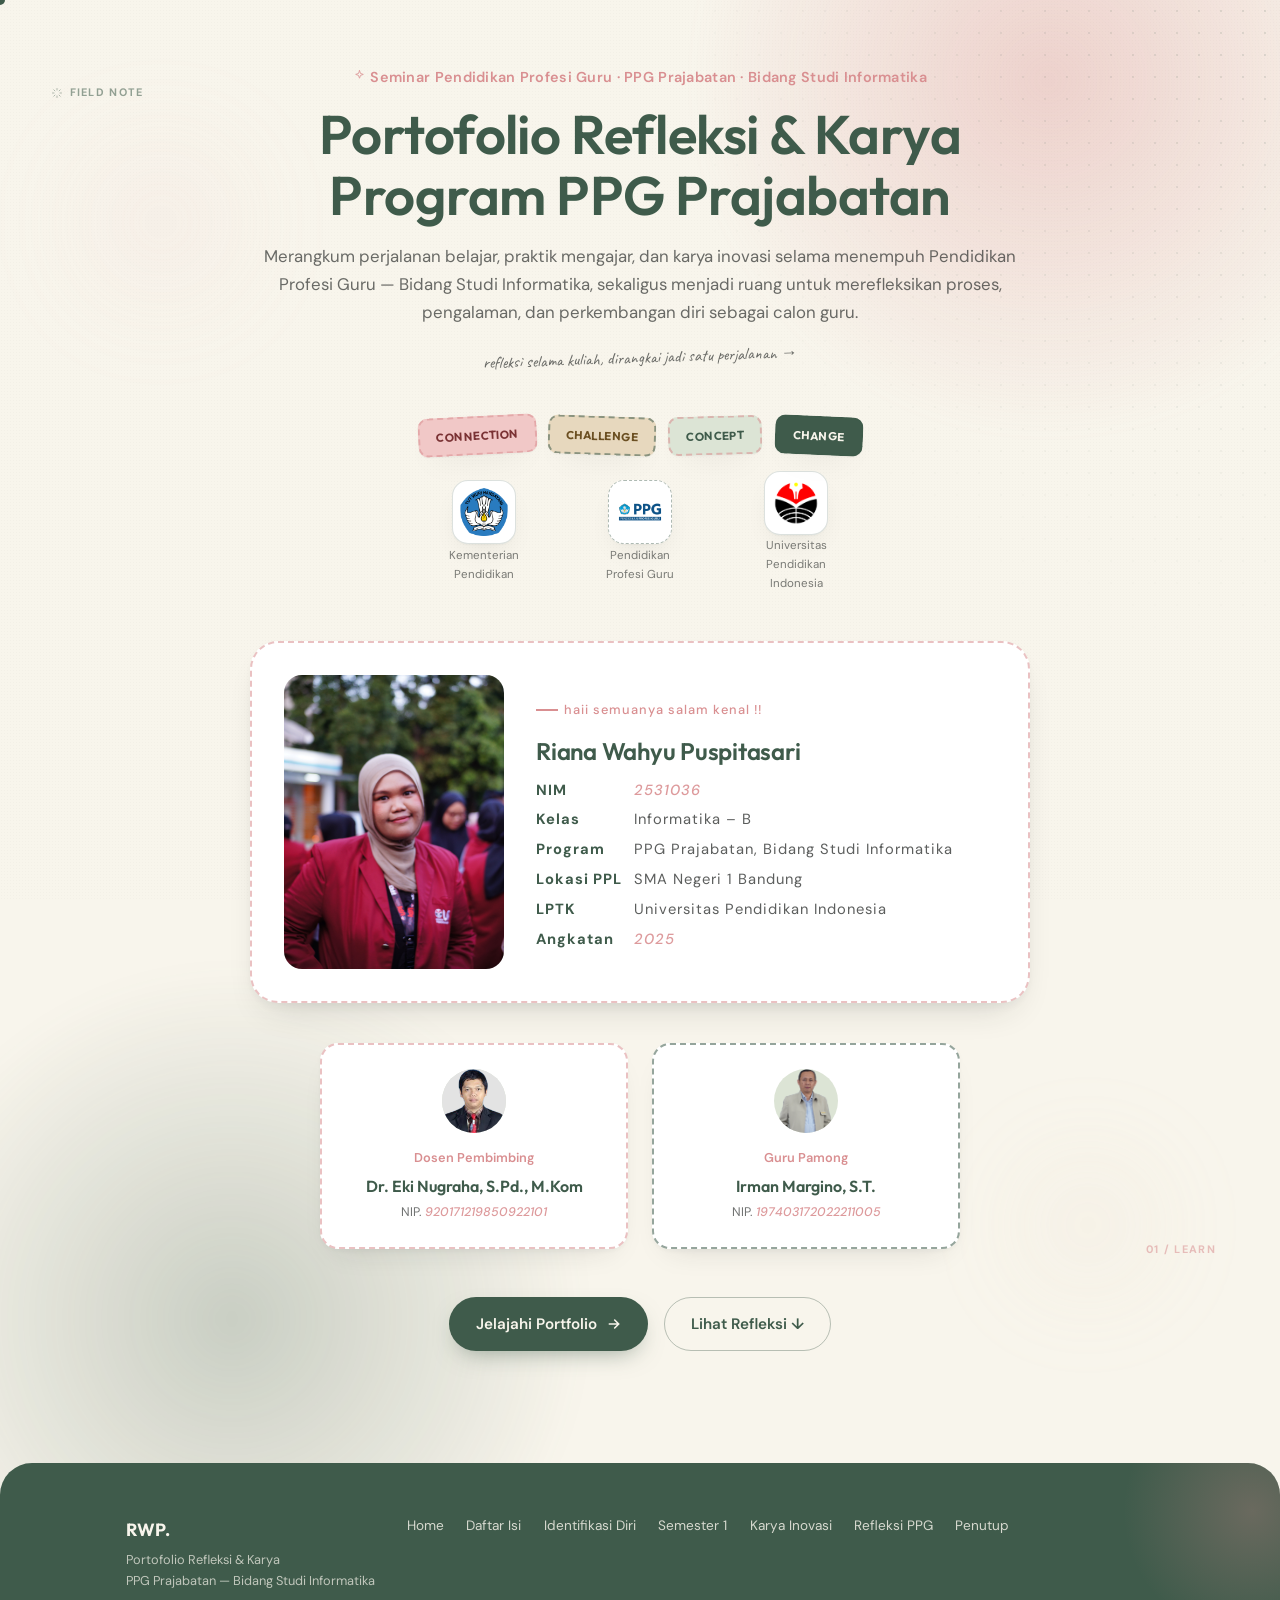
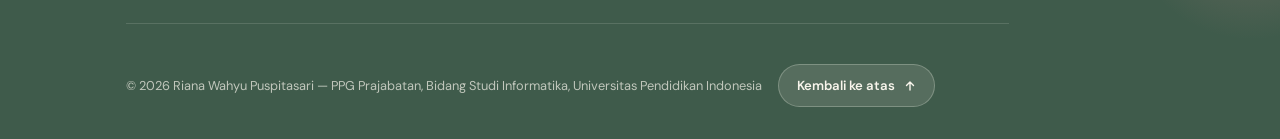
<file: index.html>
<!DOCTYPE html>
<html lang="id">
<head>
<meta charset="UTF-8">
<meta name="viewport" content="width=device-width, initial-scale=1.0">
<title>Portofolio Seminar PPG — Riana Wahyu Puspitasari</title>
<link rel="preconnect" href="https://fonts.googleapis.com">
<link href="https://fonts.googleapis.com/css2?family=Plus+Jakarta+Sans:wght@500;600;700;800&family=Inter:wght@400;500;600;700&family=Caveat:wght@500;600&display=swap" rel="stylesheet">
<link rel="stylesheet" href="assets/css/style.css">
</head>
<body>
<div id="loader" aria-hidden="true">
  <div class="loader-mark">RWP.</div>
  <div class="loader-text">Merangkai perjalanan belajar&hellip;</div>
  <div class="loader-bar"><span></span></div>
</div>
<div id="scroll-progress-wrap"><div id="scroll-progress"></div></div>
<div id="custom-cursor" aria-hidden="true"></div>

<main class="cover-shell" id="top">
  <div class="cover-glow"></div>
  <div class="cover-glow two"></div>
  <div class="dot-field sage corner-tr" aria-hidden="true"></div>
  <div class="ambient-blob b-blush" data-speed="0.05" style="width:220px;height:220px;top:8%;left:4%;" aria-hidden="true"></div>
  <div class="ambient-blob b-beige" data-speed="0.03" style="width:180px;height:180px;bottom:6%;right:8%;" aria-hidden="true"></div>

  <span class="floating-label" style="top:6%; left:4%;" aria-hidden="true">
    <svg width="12" height="12" viewBox="0 0 24 24" fill="none" stroke="currentColor" stroke-width="1.8" stroke-linecap="round" stroke-linejoin="round"><path d="M12 3v3M12 18v3M3 12h3M18 12h3M5.6 5.6l2.1 2.1M16.3 16.3l2.1 2.1M18.4 5.6l-2.1 2.1M7.7 16.3l-2.1 2.1"/></svg>
    Field Note
  </span>
  <span class="floating-label rose" style="bottom:10%; right:5%;" aria-hidden="true">01 / Learn</span>

  <div class="container cover-inner">

    <div class="cover-title-block reveal">
      <p class="kicker"><span class="deco-icon"><svg width="13" height="13" viewBox="0 0 24 24" fill="none" stroke="currentColor" stroke-width="1.8" stroke-linecap="round" stroke-linejoin="round"><path d="M12 3l1.8 5.2L19 10l-5.2 1.8L12 17l-1.8-5.2L5 10l5.2-1.8L12 3Z"/></svg></span> Seminar Pendidikan Profesi Guru &middot; PPG Prajabatan &middot; Bidang Studi Informatika</p>
      <h1>Portofolio Refleksi &amp; Karya<br>Program PPG Prajabatan</h1>
      <p>Merangkum perjalanan belajar, praktik mengajar, dan karya inovasi selama menempuh Pendidikan Profesi Guru — Bidang Studi Informatika, sekaligus menjadi ruang untuk merefleksikan proses, pengalaman, dan perkembangan diri sebagai calon guru.</p>
      <p class="hand-note mt-1" style="justify-content:center;">refleksi selama kuliah, dirangkai jadi satu perjalanan →</p>
    </div>

    <div class="sticky-notes reveal mb-3">
      <span class="sticky-note n-connection">CONNECTION</span>
      <span class="sticky-note n-challenge">CHALLENGE</span>
      <span class="sticky-note n-concept">CONCEPT</span>
      <span class="sticky-note n-change">CHANGE</span>
    </div>

    <div class="logo-row reveal mb-3">
      <div class="logo-badge">
        <div class="mark">
          <img src="assets/img/KEMDIKBUD.png" alt="Logo Kementerian Pendidikan">
        </div>
        <span>Kementerian Pendidikan</span>
      </div>

      <div class="logo-badge">
        <div class="mark">
          <img src="assets/img/PPG.png" alt="Logo PPG">
        </div>
        <span>Pendidikan Profesi Guru</span>
      </div>

      <div class="logo-badge">
        <div class="mark">
          <img src="assets/img/UPI.png" alt="Logo Universitas Pendidikan Indonesia">
        </div>
        <span>Universitas Pendidikan Indonesia</span>
      </div>
    </div>

    <div class="identity-panel reveal mb-3">
      <div class="identity-photo">
        <img src="assets/img/RI2.JPEG" alt="Foto Riana Wahyu Puspitasari" loading="lazy"
             onload="this.style.display='block'; this.nextElementSibling.style.display='none';">
        <div class="photo-fallback" aria-hidden="true">
          <svg width="26" height="26" viewBox="0 0 24 24" fill="none" stroke="currentColor" stroke-width="1.6" stroke-linecap="round" stroke-linejoin="round"><rect x="3" y="3" width="18" height="18" rx="2"/><circle cx="8.5" cy="8.5" r="1.5"/><path d="M21 15l-5-5L5 21"/></svg>
        </div>
      </div>
      <div class="identity-info">
        <p class="eyebrow">haii semuanya salam kenal !!</p>
        <h2>Riana Wahyu Puspitasari</h2>
        <div class="id-row"><b>NIM</b><span class="field-todo">2531036</span></div>
        <div class="id-row"><b>Kelas</b><span>Informatika – B</span></div>
        <div class="id-row"><b>Program</b><span>PPG Prajabatan, Bidang Studi Informatika</span></div>
        <div class="id-row"><b>Lokasi PPL</b><span>SMA Negeri 1 Bandung</span></div>
        <div class="id-row"><b>LPTK</b><span>Universitas Pendidikan Indonesia</span></div>
        <div class="id-row"><b>Angkatan</b><span class="field-todo">2025</span></div>
       </div>
    </div>

    <div class="grid grid-2 reveal mb-3" style="max-width:640px;margin-inline:auto;">
      <div class="people-card">
        <div class="avatar">
          <img src="assets/img/EKI.png" alt="Foto Dosen Pembimbing" loading="lazy"
               onload="this.style.display='block'; this.parentElement.querySelector('.avatar-fallback').style.display='none';">
          <span class="avatar-fallback">DP</span>
        </div>
        <p class="role">Dosen Pembimbing</p>
        <p class="name">Dr. Eki Nugraha, S.Pd., M.Kom</p>
        <p class="muted" style="font-size:.78rem;margin-top:.2rem;">NIP. <span class="field-todo">920171219850922101</span></p>
      </div>
      <div class="people-card">
        <div class="avatar">
          <img src="assets/img/irman.png" alt="Foto Guru Pamong" loading="lazy"
               onload="this.style.display='block'; this.parentElement.querySelector('.avatar-fallback').style.display='none';">
          <span class="avatar-fallback">GP</span>
        </div>
        <p class="role">Guru Pamong</p>
        <p class="name">Irman Margino, S.T.</p>
        <p class="muted" style="font-size:.78rem;margin-top:.2rem;">NIP.<span class="field-todo"> 197403172022211005</span></p>
      </div>
    </div>

    <div class="text-center reveal" style="display:flex;gap:1rem;justify-content:center;flex-wrap:wrap;">
      <a href="daftar-isi.html" class="btn btn-primary magnetic">
        Jelajahi Portfolio
        <svg width="16" height="16" viewBox="0 0 24 24" fill="none" stroke="currentColor" stroke-width="2.4" stroke-linecap="round"><path d="M5 12h14M13 6l6 6-6 6"/></svg>
      </a>
      <a href="semester-1.html" class="btn btn-outline magnetic">
        Lihat Refleksi ↓
      </a>
    </div>

  </div>
</main>

<footer class="site-footer">
  <div class="container">
    <div class="footer-top">
      <div class="footer-brand">RWP.
        <span>Portofolio Refleksi &amp; Karya<br>PPG Prajabatan &mdash; Bidang Studi Informatika</span>
      </div>
      <nav class="footer-nav" aria-label="Navigasi footer">
        <a href="index.html">Home</a>
        <a href="daftar-isi.html">Daftar Isi</a>
        <a href="identifikasi-diri.html">Identifikasi Diri</a>
        <a href="semester-1.html">Semester 1</a>
        <a href="karya-inovasi.html">Karya Inovasi</a>
        <a href="refleksi-ppg.html">Refleksi PPG</a>
        <a href="penutup.html">Penutup</a>
      </nav>
    </div>
    <div class="footer-bottom">
      <p>&copy; 2026 Riana Wahyu Puspitasari &mdash; PPG Prajabatan, Bidang Studi Informatika, Universitas Pendidikan Indonesia</p>
      <a href="#top" class="back-to-top magnetic">Kembali ke atas <svg width="14" height="14" viewBox="0 0 24 24" fill="none" stroke="currentColor" stroke-width="2.4" stroke-linecap="round"><path d="M12 19V5M6 11l6-6 6 6"/></svg></a>
    </div>
  </div>
</footer>

<script src="assets/js/main.js"></script>
</body>
</html>
</file>
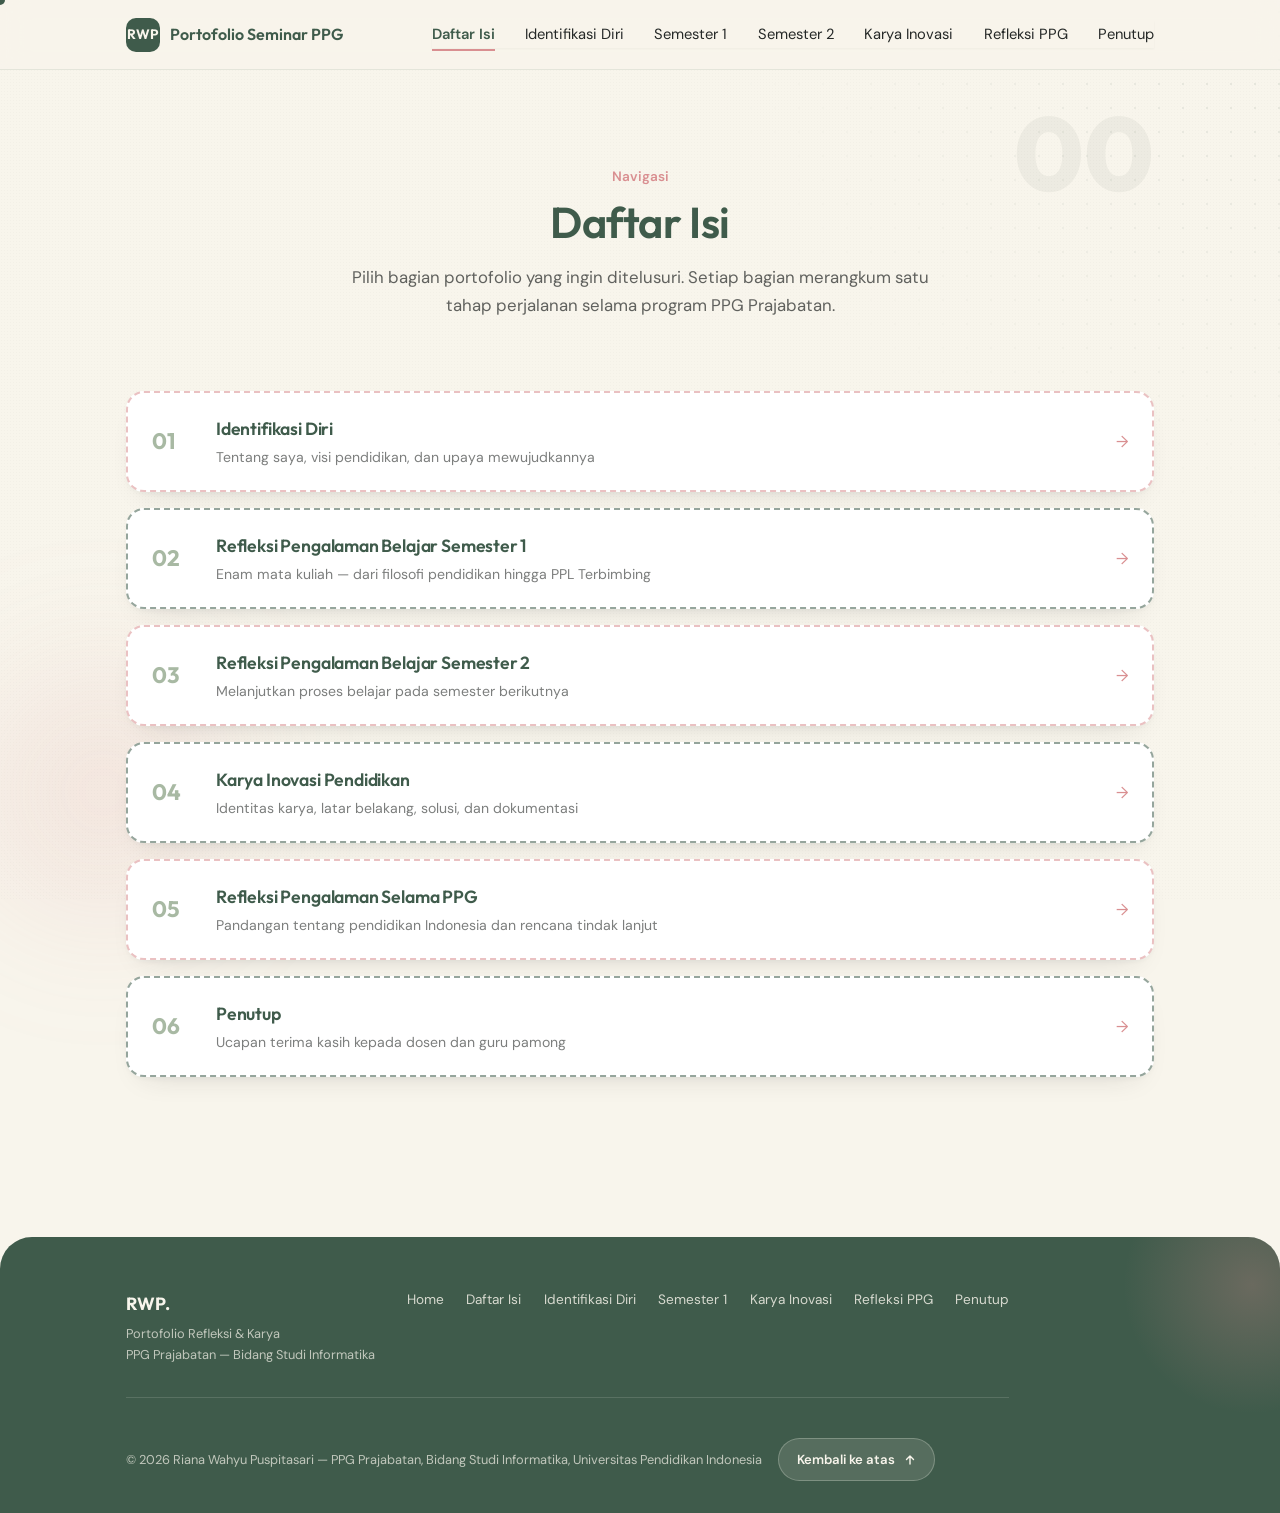
<file: daftar-isi.html>
<!DOCTYPE html>
<html lang="id">
<head>
<meta charset="UTF-8">
<meta name="viewport" content="width=device-width, initial-scale=1.0">
<title>Daftar Isi — Portofolio Seminar PPG</title>
<link rel="preconnect" href="https://fonts.googleapis.com">
<link href="https://fonts.googleapis.com/css2?family=Plus+Jakarta+Sans:wght@500;600;700;800&family=Inter:wght@400;500;600;700&family=Caveat:wght@500;600&display=swap" rel="stylesheet">
<link rel="stylesheet" href="assets/css/style.css">
</head>
<body>
<div id="loader" aria-hidden="true">
  <div class="loader-mark">RWP.</div>
  <div class="loader-text">Merangkai perjalanan belajar&hellip;</div>
  <div class="loader-bar"><span></span></div>
</div>
<div id="scroll-progress-wrap"><div id="scroll-progress"></div></div>
<div id="custom-cursor" aria-hidden="true"></div>

<nav class="site-nav" id="top">
  <div class="container">
    <a href="index.html" class="brand"><span class="brand-mark">RWP</span> Portofolio Seminar PPG</a>
    <ul class="nav-links">
      <li><a href="daftar-isi.html">Daftar Isi</a></li>
      <li><a href="identifikasi-diri.html">Identifikasi Diri</a></li>
      <li><a href="semester-1.html">Semester 1</a></li>
      <li><a href="semester-2.html">Semester 2</a></li>
      <li><a href="karya-inovasi.html">Karya Inovasi</a></li>
      <li><a href="refleksi-ppg.html">Refleksi PPG</a></li>
      <li><a href="penutup.html">Penutup</a></li>
    </ul>
    <button class="menu-btn" aria-label="Buka menu" aria-expanded="false">
      <svg width="18" height="18" viewBox="0 0 24 24" fill="none" stroke="currentColor" stroke-width="2.2" stroke-linecap="round"><path d="M4 6h16M4 12h16M4 18h16"/></svg>
    </button>
  </div>
</nav>

<main class="page-shell">
  <div class="container">
    <div class="hero-header" style="position:relative;">
      <span class="section-num-bg" aria-hidden="true">00</span>
      <p class="kicker">Navigasi</p>
      <h1>Daftar Isi</h1>
      <p class="lede">Pilih bagian portofolio yang ingin ditelusuri. Setiap bagian merangkum satu tahap perjalanan selama program PPG Prajabatan.</p>
    </div>

    <div class="toc-list mt-3">

      <a href="identifikasi-diri.html" class="toc-item reveal">
        <span class="toc-num">01</span>
        <div class="toc-body">
          <h3>Identifikasi Diri</h3>
          <p>Tentang saya, visi pendidikan, dan upaya mewujudkannya</p>
        </div>
        <span class="toc-arrow">→</span>
      </a>

      <a href="semester-1.html" class="toc-item reveal">
        <span class="toc-num">02</span>
        <div class="toc-body">
          <h3>Refleksi Pengalaman Belajar Semester 1</h3>
          <p>Enam mata kuliah — dari filosofi pendidikan hingga PPL Terbimbing</p>
        </div>
        <span class="toc-arrow">→</span>
      </a>

      <a href="semester-2.html" class="toc-item reveal">
        <span class="toc-num">03</span>
        <div class="toc-body">
          <h3>Refleksi Pengalaman Belajar Semester 2</h3>
          <p>Melanjutkan proses belajar pada semester berikutnya</p>
        </div>
        <span class="toc-arrow">→</span>
      </a>

      <a href="karya-inovasi.html" class="toc-item reveal">
        <span class="toc-num">04</span>
        <div class="toc-body">
          <h3>Karya Inovasi Pendidikan</h3>
          <p>Identitas karya, latar belakang, solusi, dan dokumentasi</p>
        </div>
        <span class="toc-arrow">→</span>
      </a>

      <a href="refleksi-ppg.html" class="toc-item reveal">
        <span class="toc-num">05</span>
        <div class="toc-body">
          <h3>Refleksi Pengalaman Selama PPG</h3>
          <p>Pandangan tentang pendidikan Indonesia dan rencana tindak lanjut</p>
        </div>
        <span class="toc-arrow">→</span>
      </a>

      <a href="penutup.html" class="toc-item reveal">
        <span class="toc-num">06</span>
        <div class="toc-body">
          <h3>Penutup</h3>
          <p>Ucapan terima kasih kepada dosen dan guru pamong</p>
        </div>
        <span class="toc-arrow">→</span>
      </a>

    </div>
  </div>
</main>

<footer class="site-footer">
  <div class="container">
    <div class="footer-top">
      <div class="footer-brand">RWP.
        <span>Portofolio Refleksi &amp; Karya<br>PPG Prajabatan &mdash; Bidang Studi Informatika</span>
      </div>
      <nav class="footer-nav" aria-label="Navigasi footer">
        <a href="index.html">Home</a>
        <a href="daftar-isi.html">Daftar Isi</a>
        <a href="identifikasi-diri.html">Identifikasi Diri</a>
        <a href="semester-1.html">Semester 1</a>
        <a href="karya-inovasi.html">Karya Inovasi</a>
        <a href="refleksi-ppg.html">Refleksi PPG</a>
        <a href="penutup.html">Penutup</a>
      </nav>
    </div>
    <div class="footer-bottom">
      <p>&copy; 2026 Riana Wahyu Puspitasari &mdash; PPG Prajabatan, Bidang Studi Informatika, Universitas Pendidikan Indonesia</p>
      <a href="#top" class="back-to-top magnetic">Kembali ke atas <svg width="14" height="14" viewBox="0 0 24 24" fill="none" stroke="currentColor" stroke-width="2.4" stroke-linecap="round"><path d="M12 19V5M6 11l6-6 6 6"/></svg></a>
    </div>
  </div>
</footer>

<script src="assets/js/main.js"></script>
</body>
</html>
</file>
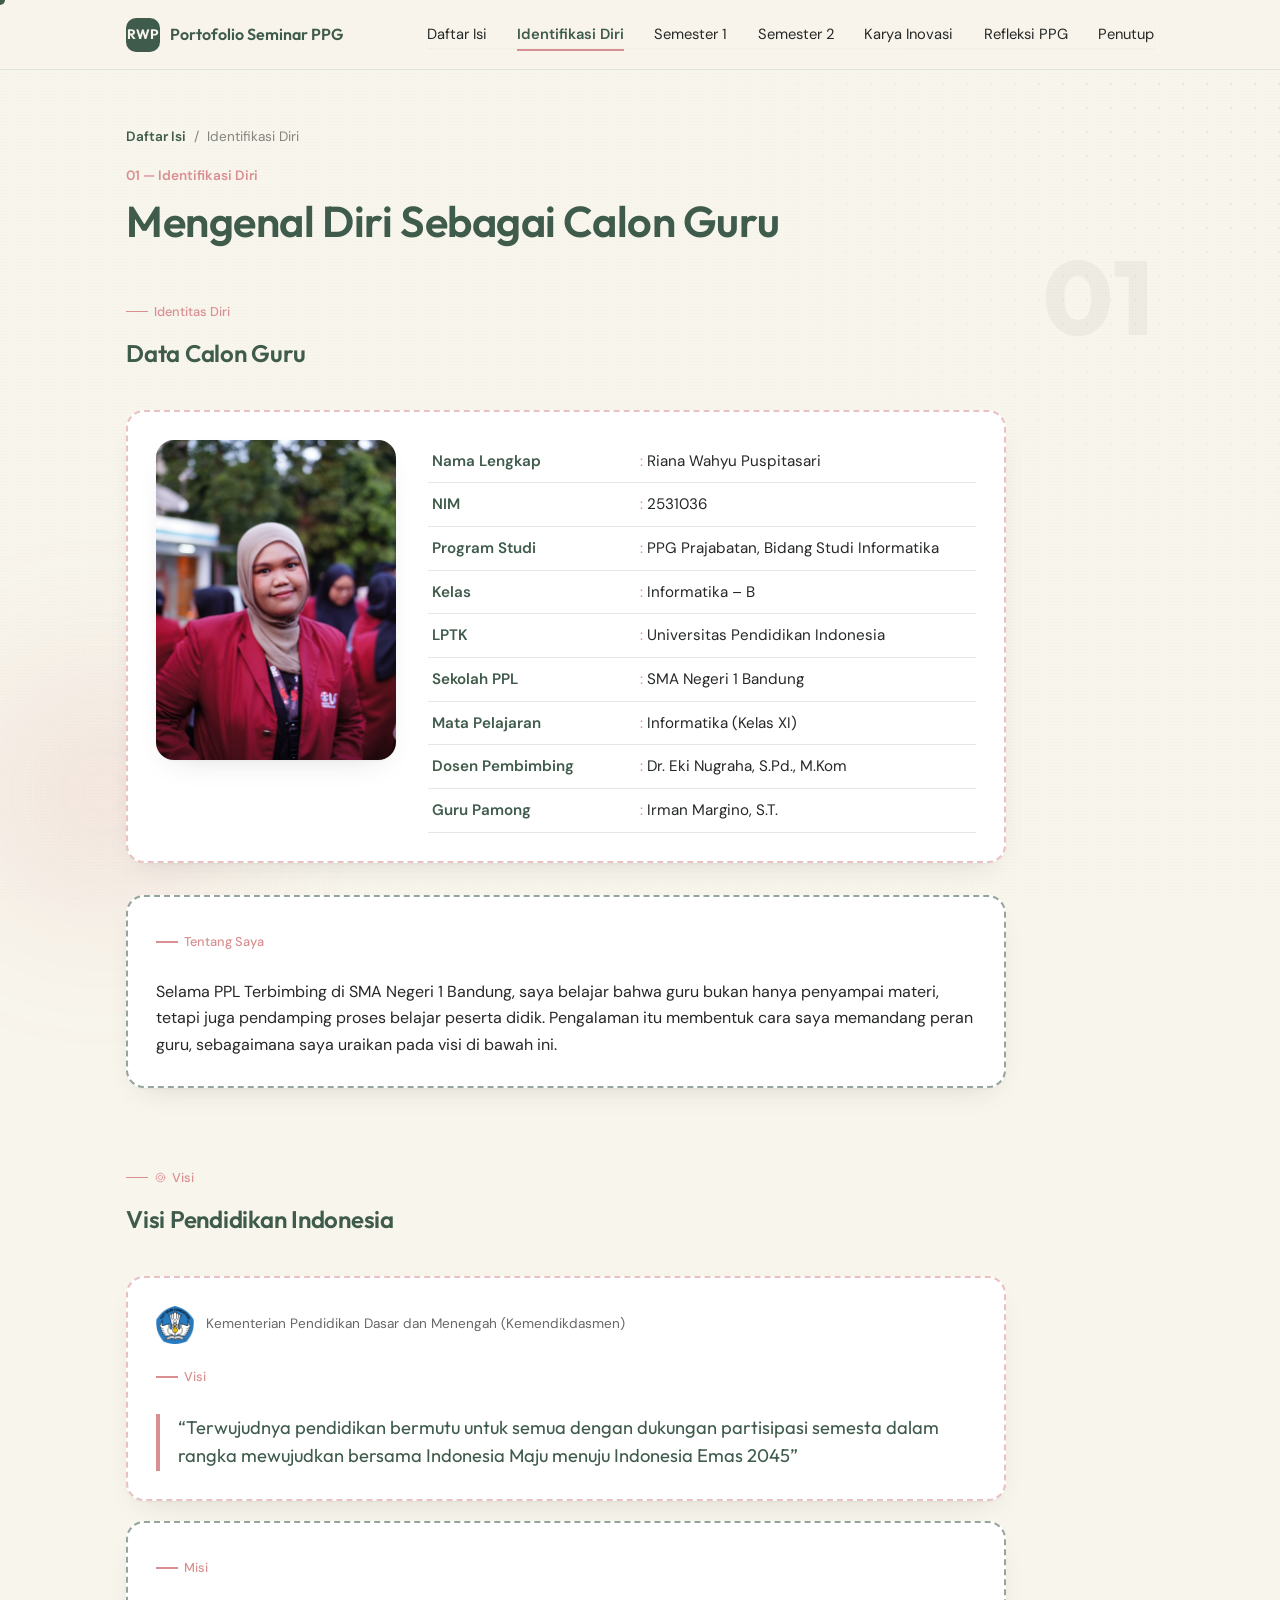
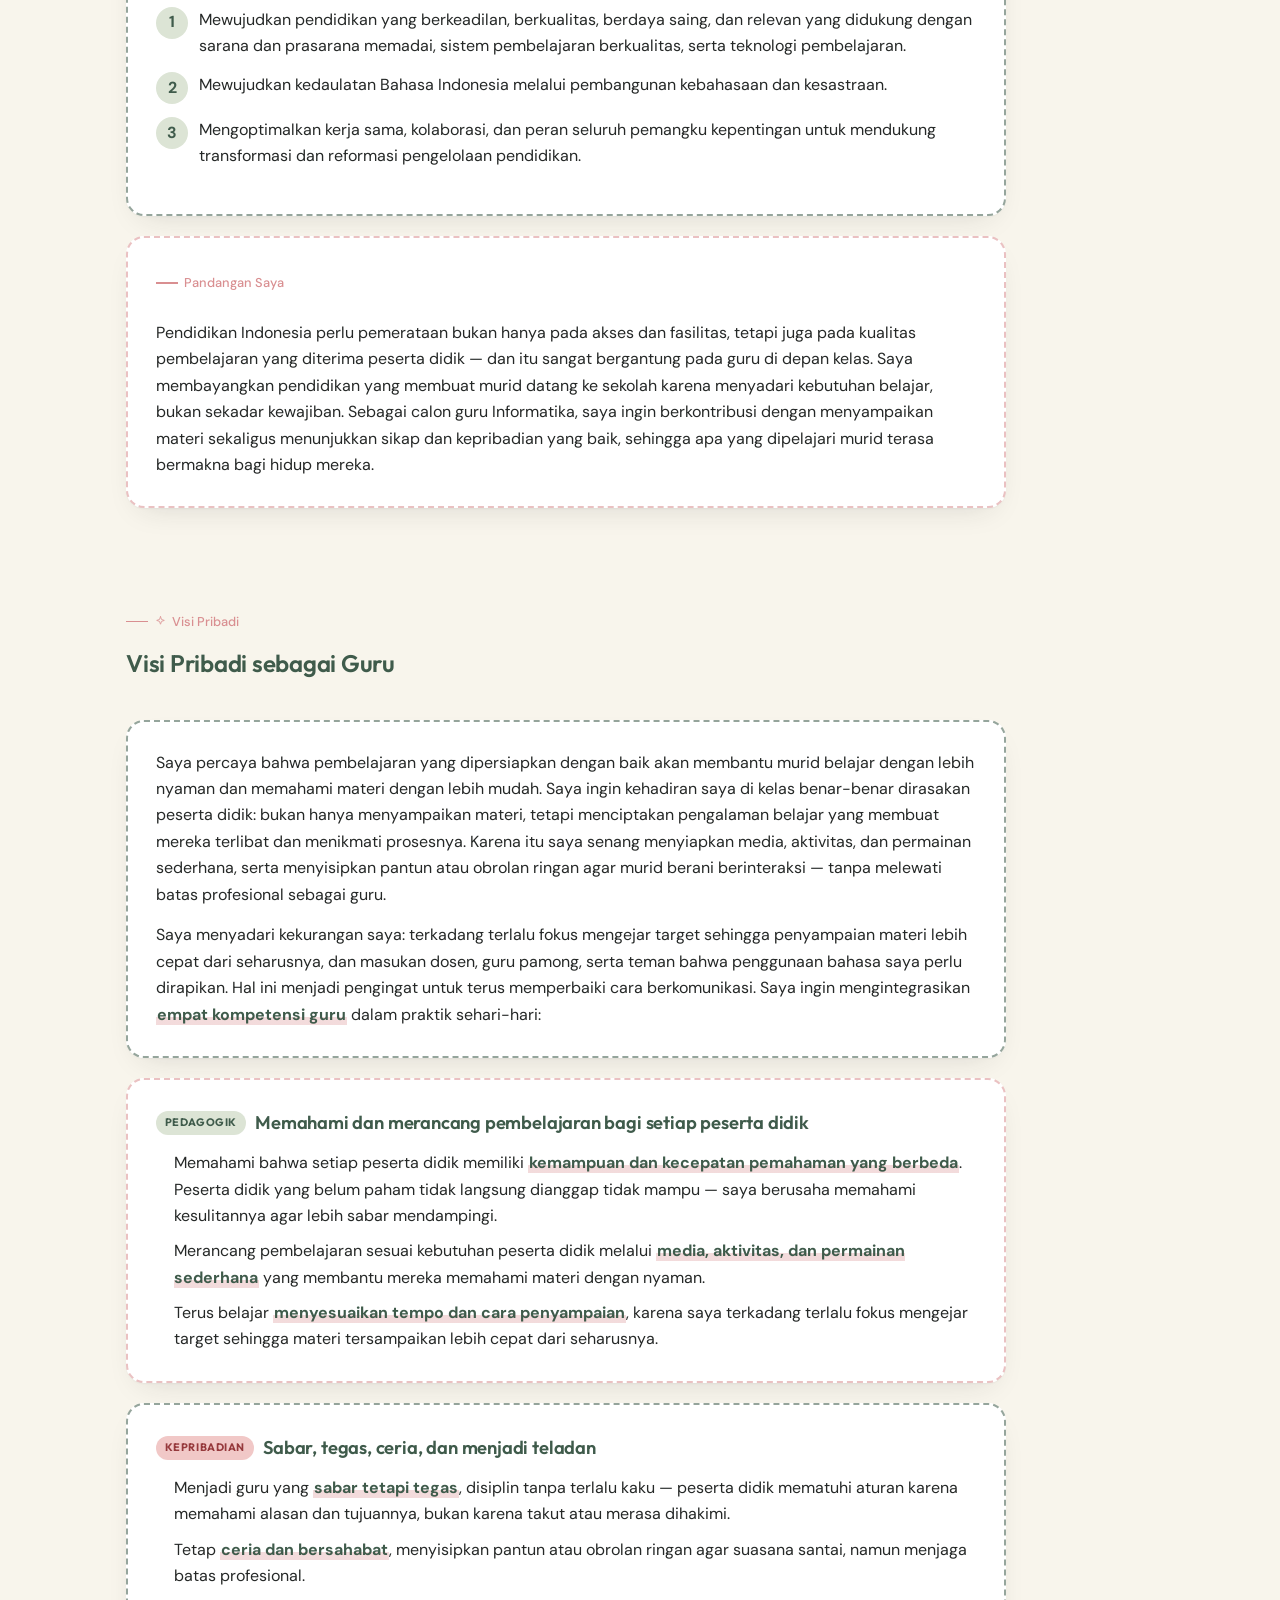
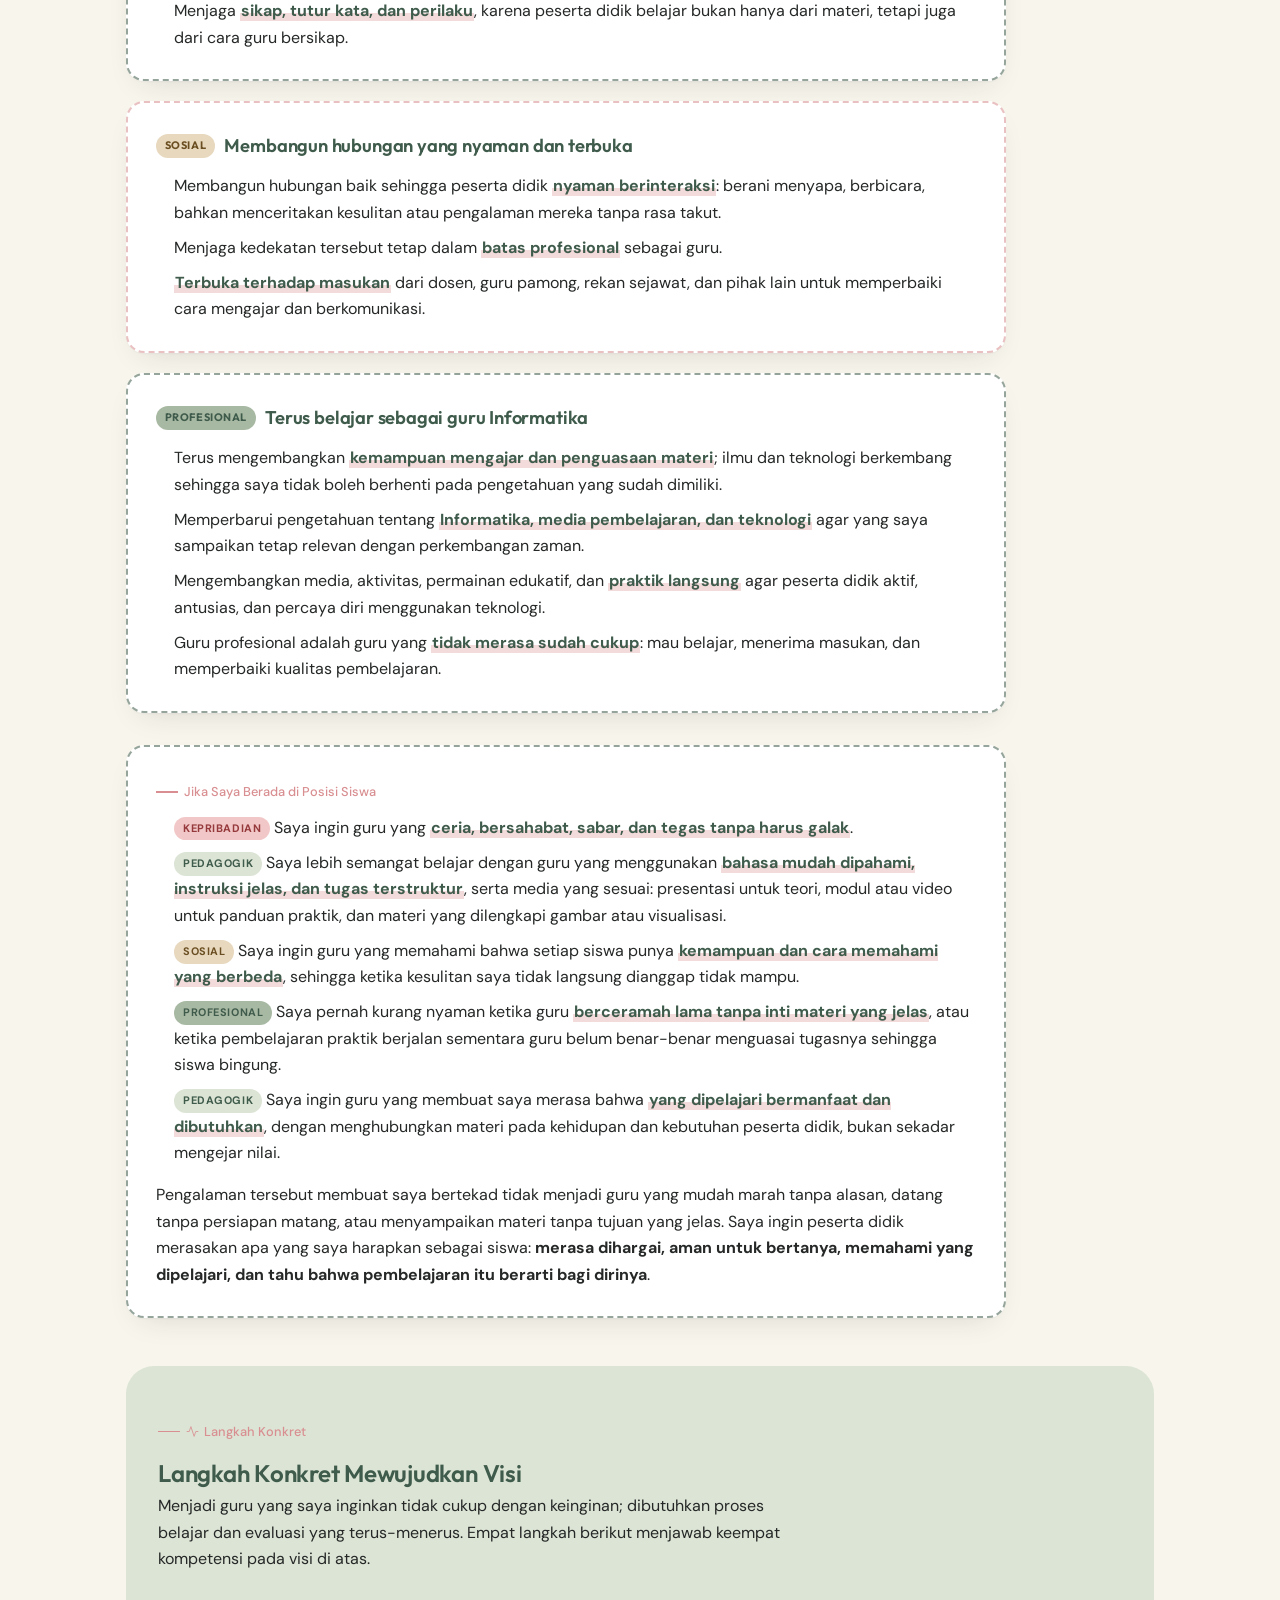
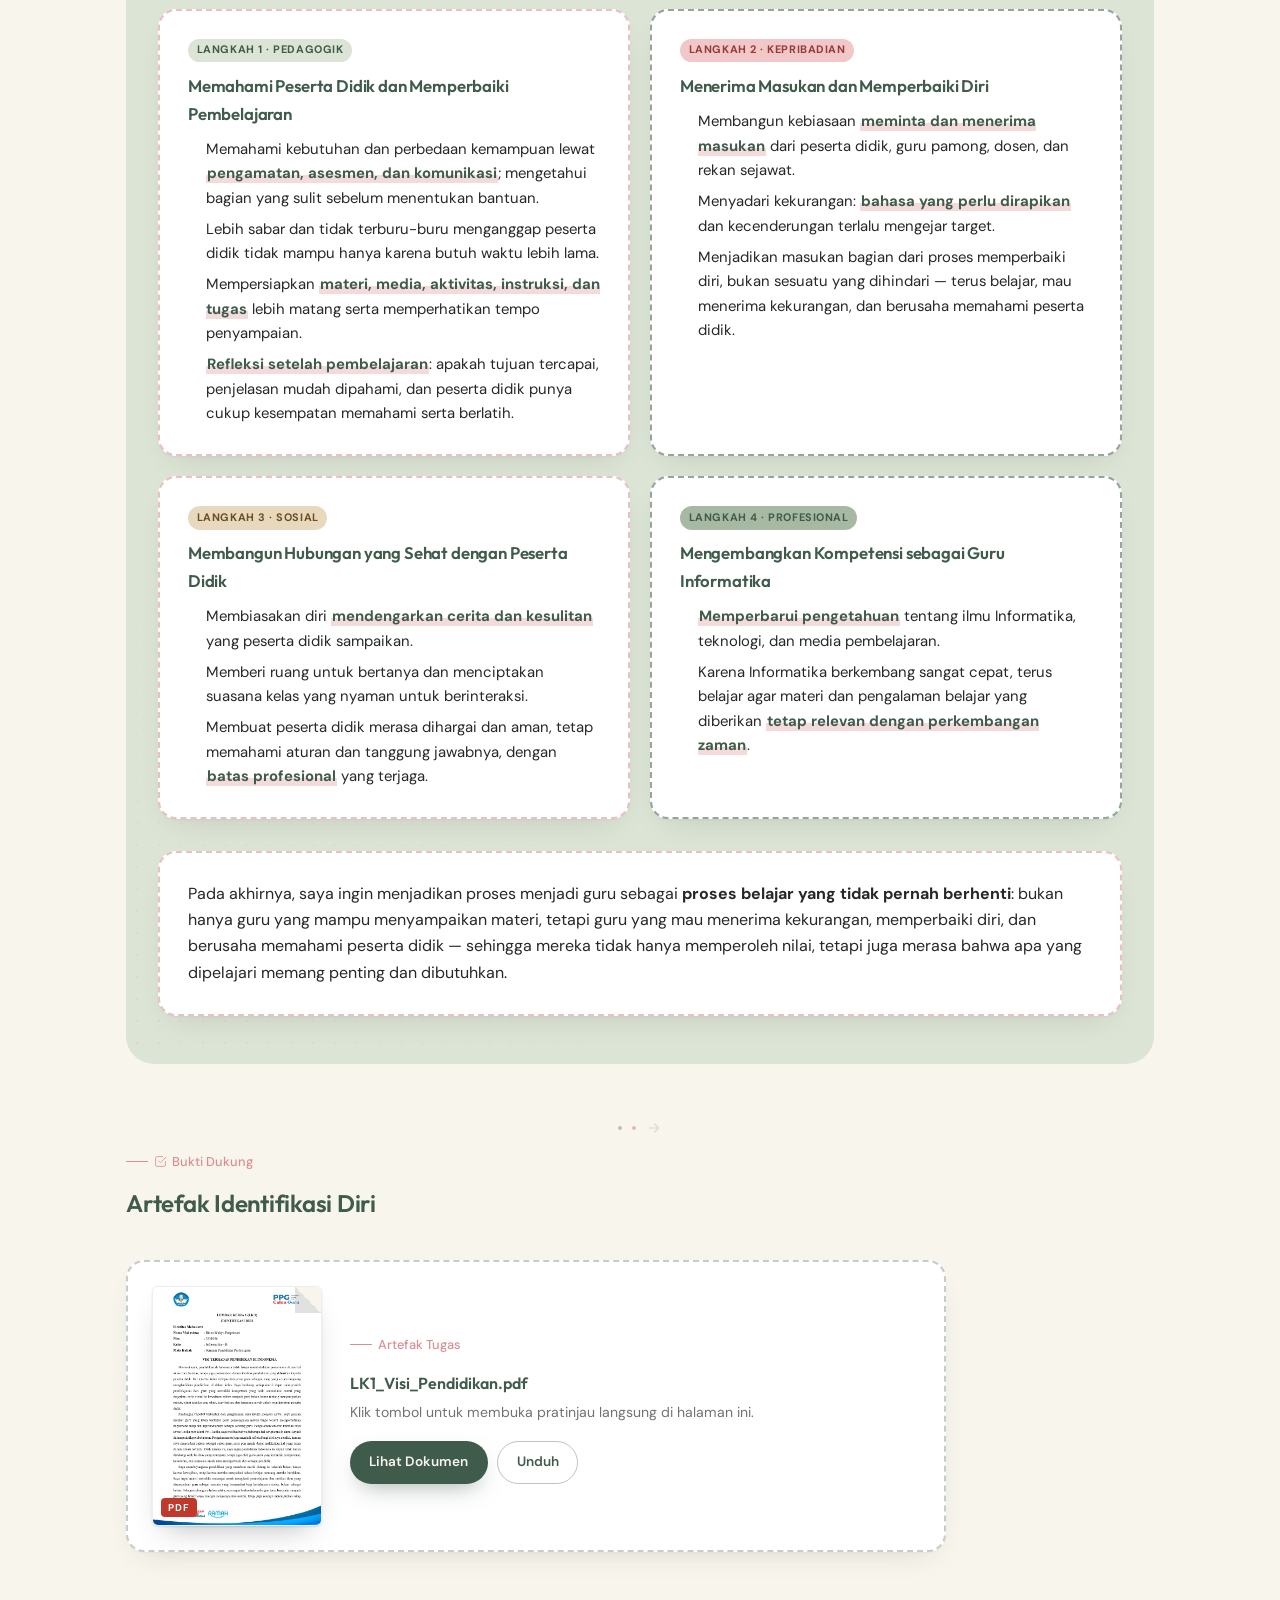
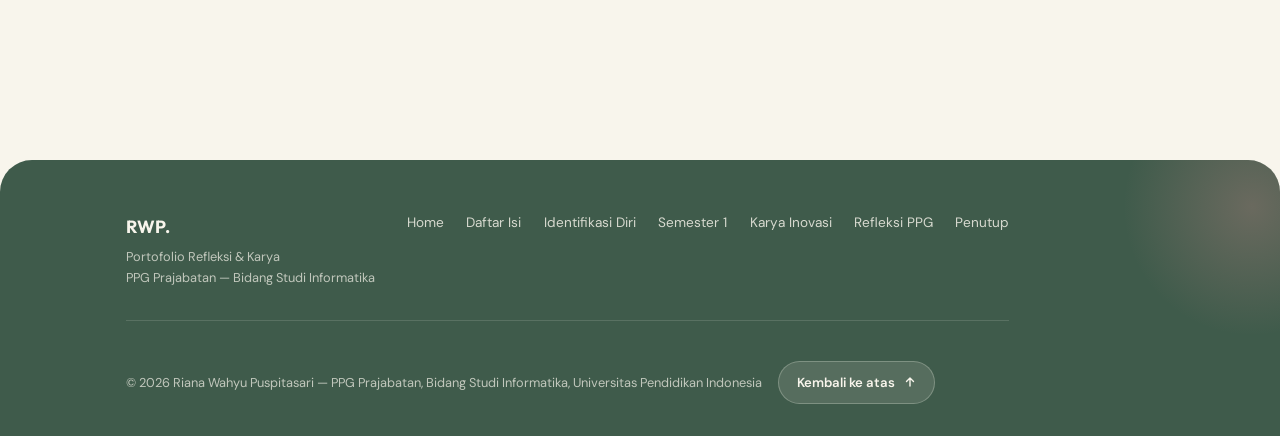
<file: identifikasi-diri.html>
<!DOCTYPE html>
<html lang="id">
<head>
<meta charset="UTF-8">
<meta name="viewport" content="width=device-width, initial-scale=1.0">
<title>Identifikasi Diri — Portofolio Seminar PPG</title>
<link rel="preconnect" href="https://fonts.googleapis.com">
<link href="https://fonts.googleapis.com/css2?family=Plus+Jakarta+Sans:wght@500;600;700;800&family=Inter:wght@400;500;600;700&family=Caveat:wght@500;600&display=swap" rel="stylesheet">
<link rel="stylesheet" href="assets/css/style.css">
</head>
<body>
<div id="loader" aria-hidden="true">
  <div class="loader-mark">RWP.</div>
  <div class="loader-text">Merangkai perjalanan belajar&hellip;</div>
  <div class="loader-bar"><span></span></div>
</div>
<div id="scroll-progress-wrap"><div id="scroll-progress"></div></div>
<div id="custom-cursor" aria-hidden="true"></div>

<nav class="site-nav" id="top">
  <div class="container">
    <a href="index.html" class="brand"><span class="brand-mark">RWP</span> Portofolio Seminar PPG</a>
    <ul class="nav-links">
      <li><a href="daftar-isi.html">Daftar Isi</a></li>
      <li><a href="identifikasi-diri.html">Identifikasi Diri</a></li>
      <li><a href="semester-1.html">Semester 1</a></li>
      <li><a href="semester-2.html">Semester 2</a></li>
      <li><a href="karya-inovasi.html">Karya Inovasi</a></li>
      <li><a href="refleksi-ppg.html">Refleksi PPG</a></li>
      <li><a href="penutup.html">Penutup</a></li>
    </ul>
    <button class="menu-btn" aria-label="Buka menu" aria-expanded="false">
      <svg width="18" height="18" viewBox="0 0 24 24" fill="none" stroke="currentColor" stroke-width="2.2" stroke-linecap="round"><path d="M4 6h16M4 12h16M4 18h16"/></svg>
    </button>
  </div>
</nav>

<main class="page-shell">
  <div class="container">
    <div class="breadcrumb"><a href="daftar-isi.html">Daftar Isi</a><span>/</span><span>Identifikasi Diri</span></div>

    <div class="hero-header" style="text-align:left;padding-top:0;">
      <p class="kicker">01 — Identifikasi Diri</p>
      <h1>Mengenal Diri Sebagai Calon Guru</h1>
    </div>

    <!-- Identitas Diri -->
    <section class="section-tight reveal" style="position:relative;">
      <span class="section-num-bg" aria-hidden="true">01</span>
      <div class="section-head">
        <p class="eyebrow">Identitas Diri</p>
        <h2>Data Calon Guru</h2>
      </div>
      <div class="card card-pad idcard">
        <div class="idcard-photo"><img src="assets/img/RI2-web.jpg" alt="Foto Riana Wahyu Puspitasari" style="object-position:50% 58%;"></div>
        <div>
          <table class="idtable">
            <tr><th>Nama Lengkap</th><td>Riana Wahyu Puspitasari</td></tr>
            <tr><th>NIM</th><td>2531036</td></tr>
            <tr><th>Program Studi</th><td>PPG Prajabatan, Bidang Studi Informatika</td></tr>
            <tr><th>Kelas</th><td>Informatika – B</td></tr>
            <tr><th>LPTK</th><td>Universitas Pendidikan Indonesia</td></tr>
            <tr><th>Sekolah PPL</th><td>SMA Negeri 1 Bandung</td></tr>
            <tr><th>Mata Pelajaran</th><td>Informatika (Kelas XI)</td></tr>
            <tr><th>Dosen Pembimbing</th><td>Dr. Eki Nugraha, S.Pd., M.Kom</td></tr>
            <tr><th>Guru Pamong</th><td>Irman Margino, S.T.</td></tr>
          </table>
        </div>
      </div>
      <div class="card card-pad mt-2" style="max-width:880px;">
        <p class="eyebrow">Tentang Saya</p>
        <p>Selama PPL Terbimbing di SMA Negeri 1 Bandung, saya belajar bahwa guru bukan hanya penyampai materi, tetapi juga pendamping proses belajar peserta didik. Pengalaman itu membentuk cara saya memandang peran guru, sebagaimana saya uraikan pada visi di bawah ini.</p>
      </div>
    </section>

    <!-- Visi Pendidikan Indonesia -->
    <section class="reveal">
      <div class="section-head">
        <p class="eyebrow"><span class="deco-icon"><svg width="13" height="13" viewBox="0 0 24 24" fill="none" stroke="currentColor" stroke-width="1.8" stroke-linecap="round" stroke-linejoin="round"><circle cx="12" cy="12" r="8"/><circle cx="12" cy="12" r="4"/><circle cx="12" cy="12" r=".6" fill="currentColor" stroke="none"/></svg></span> Visi</p>
        <h2>Visi Pendidikan Indonesia</h2>
      </div>
      <div class="vm-grid">
        <div class="card card-pad">
          <div class="vm-source"><img src="assets/img/KEMDIKBUD.png" alt="Logo Kementerian Pendidikan Dasar dan Menengah"><span>Kementerian Pendidikan Dasar dan Menengah (Kemendikdasmen)</span></div>
          <p class="eyebrow">Visi</p>
          <p class="vm-quote">“Terwujudnya pendidikan bermutu untuk semua dengan dukungan partisipasi semesta dalam rangka mewujudkan bersama Indonesia Maju menuju Indonesia Emas 2045”</p>
        </div>
        <div class="card card-pad">
          <p class="eyebrow">Misi</p>
          <ol class="misi-list">
            <li>Mewujudkan pendidikan yang berkeadilan, berkualitas, berdaya saing, dan relevan yang didukung dengan sarana dan prasarana memadai, sistem pembelajaran berkualitas, serta teknologi pembelajaran.</li>
            <li>Mewujudkan kedaulatan Bahasa Indonesia melalui pembangunan kebahasaan dan kesastraan.</li>
            <li>Mengoptimalkan kerja sama, kolaborasi, dan peran seluruh pemangku kepentingan untuk mendukung transformasi dan reformasi pengelolaan pendidikan.</li>
          </ol>
        </div>
        <div class="card card-pad">
          <p class="eyebrow">Pandangan Saya</p>
          <p>Pendidikan Indonesia perlu pemerataan bukan hanya pada akses dan fasilitas, tetapi juga pada kualitas pembelajaran yang diterima peserta didik — dan itu sangat bergantung pada guru di depan kelas. Saya membayangkan pendidikan yang membuat murid datang ke sekolah karena menyadari kebutuhan belajar, bukan sekadar kewajiban. Sebagai calon guru Informatika, saya ingin berkontribusi dengan menyampaikan materi sekaligus menunjukkan sikap dan kepribadian yang baik, sehingga apa yang dipelajari murid terasa bermakna bagi hidup mereka.</p>
        </div>
      </div>
    </section>

    <!-- Visi calon guru -->
    <section class="reveal">
      <div class="section-head">
        <p class="eyebrow"><span class="deco-icon"><svg width="13" height="13" viewBox="0 0 24 24" fill="none" stroke="currentColor" stroke-width="1.8" stroke-linecap="round" stroke-linejoin="round"><path d="M12 3l1.8 5.2L19 10l-5.2 1.8L12 17l-1.8-5.2L5 10l5.2-1.8L12 3Z"/></svg></span> Visi Pribadi</p>
        <h2>Visi Pribadi sebagai Guru</h2>
      </div>
      <div class="card card-pad lede-block">
        <p>Saya percaya bahwa pembelajaran yang dipersiapkan dengan baik akan membantu murid belajar dengan lebih nyaman dan memahami materi dengan lebih mudah. Saya ingin kehadiran saya di kelas benar-benar dirasakan peserta didik: bukan hanya menyampaikan materi, tetapi menciptakan pengalaman belajar yang membuat mereka terlibat dan menikmati prosesnya. Karena itu saya senang menyiapkan media, aktivitas, dan permainan sederhana, serta menyisipkan pantun atau obrolan ringan agar murid berani berinteraksi — tanpa melewati batas profesional sebagai guru.</p>
        <p>Saya menyadari kekurangan saya: terkadang terlalu fokus mengejar target sehingga penyampaian materi lebih cepat dari seharusnya, dan masukan dosen, guru pamong, serta teman bahwa penggunaan bahasa saya perlu dirapikan. Hal ini menjadi pengingat untuk terus memperbaiki cara berkomunikasi. Saya ingin mengintegrasikan <b>empat kompetensi guru</b> dalam praktik sehari-hari:</p>
      </div>

      <div class="komp-list">
        <div class="card card-pad komp-card">
          <h3><span class="komp-chip pedagogik">Pedagogik</span> Memahami dan merancang pembelajaran bagi setiap peserta didik</h3>
          <ul>
            <li>Memahami bahwa setiap peserta didik memiliki <b>kemampuan dan kecepatan pemahaman yang berbeda</b>. Peserta didik yang belum paham tidak langsung dianggap tidak mampu — saya berusaha memahami kesulitannya agar lebih sabar mendampingi.</li>
            <li>Merancang pembelajaran sesuai kebutuhan peserta didik melalui <b>media, aktivitas, dan permainan sederhana</b> yang membantu mereka memahami materi dengan nyaman.</li>
            <li>Terus belajar <b>menyesuaikan tempo dan cara penyampaian</b>, karena saya terkadang terlalu fokus mengejar target sehingga materi tersampaikan lebih cepat dari seharusnya.</li>
          </ul>
        </div>
        <div class="card card-pad komp-card">
          <h3><span class="komp-chip kepribadian">Kepribadian</span> Sabar, tegas, ceria, dan menjadi teladan</h3>
          <ul>
            <li>Menjadi guru yang <b>sabar tetapi tegas</b>, disiplin tanpa terlalu kaku — peserta didik mematuhi aturan karena memahami alasan dan tujuannya, bukan karena takut atau merasa dihakimi.</li>
            <li>Tetap <b>ceria dan bersahabat</b>, menyisipkan pantun atau obrolan ringan agar suasana santai, namun menjaga batas profesional.</li>
            <li>Menjaga <b>sikap, tutur kata, dan perilaku</b>, karena peserta didik belajar bukan hanya dari materi, tetapi juga dari cara guru bersikap.</li>
          </ul>
        </div>
        <div class="card card-pad komp-card">
          <h3><span class="komp-chip sosial">Sosial</span> Membangun hubungan yang nyaman dan terbuka</h3>
          <ul>
            <li>Membangun hubungan baik sehingga peserta didik <b>nyaman berinteraksi</b>: berani menyapa, berbicara, bahkan menceritakan kesulitan atau pengalaman mereka tanpa rasa takut.</li>
            <li>Menjaga kedekatan tersebut tetap dalam <b>batas profesional</b> sebagai guru.</li>
            <li><b>Terbuka terhadap masukan</b> dari dosen, guru pamong, rekan sejawat, dan pihak lain untuk memperbaiki cara mengajar dan berkomunikasi.</li>
          </ul>
        </div>
        <div class="card card-pad komp-card">
          <h3><span class="komp-chip profesional">Profesional</span> Terus belajar sebagai guru Informatika</h3>
          <ul>
            <li>Terus mengembangkan <b>kemampuan mengajar dan penguasaan materi</b>; ilmu dan teknologi berkembang sehingga saya tidak boleh berhenti pada pengetahuan yang sudah dimiliki.</li>
            <li>Memperbarui pengetahuan tentang <b>Informatika, media pembelajaran, dan teknologi</b> agar yang saya sampaikan tetap relevan dengan perkembangan zaman.</li>
            <li>Mengembangkan media, aktivitas, permainan edukatif, dan <b>praktik langsung</b> agar peserta didik aktif, antusias, dan percaya diri menggunakan teknologi.</li>
            <li>Guru profesional adalah guru yang <b>tidak merasa sudah cukup</b>: mau belajar, menerima masukan, dan memperbaiki kualitas pembelajaran.</li>
          </ul>
        </div>
      </div>

      <div class="card card-pad komp-card mt-2" style="max-width:880px;">
        <p class="eyebrow">Jika Saya Berada di Posisi Siswa</p>
        <ul>
          <li><span class="komp-chip kepribadian">Kepribadian</span> Saya ingin guru yang <b>ceria, bersahabat, sabar, dan tegas tanpa harus galak</b>.</li>
          <li><span class="komp-chip pedagogik">Pedagogik</span> Saya lebih semangat belajar dengan guru yang menggunakan <b>bahasa mudah dipahami, instruksi jelas, dan tugas terstruktur</b>, serta media yang sesuai: presentasi untuk teori, modul atau video untuk panduan praktik, dan materi yang dilengkapi gambar atau visualisasi.</li>
          <li><span class="komp-chip sosial">Sosial</span> Saya ingin guru yang memahami bahwa setiap siswa punya <b>kemampuan dan cara memahami yang berbeda</b>, sehingga ketika kesulitan saya tidak langsung dianggap tidak mampu.</li>
          <li><span class="komp-chip profesional">Profesional</span> Saya pernah kurang nyaman ketika guru <b>berceramah lama tanpa inti materi yang jelas</b>, atau ketika pembelajaran praktik berjalan sementara guru belum benar-benar menguasai tugasnya sehingga siswa bingung.</li>
          <li><span class="komp-chip pedagogik">Pedagogik</span> Saya ingin guru yang membuat saya merasa bahwa <b>yang dipelajari bermanfaat dan dibutuhkan</b>, dengan menghubungkan materi pada kehidupan dan kebutuhan peserta didik, bukan sekadar mengejar nilai.</li>
        </ul>
        <p class="mt-1">Pengalaman tersebut membuat saya bertekad tidak menjadi guru yang mudah marah tanpa alasan, datang tanpa persiapan matang, atau menyampaikan materi tanpa tujuan yang jelas. Saya ingin peserta didik merasakan apa yang saya harapkan sebagai siswa: <b>merasa dihargai, aman untuk bertanya, memahami yang dipelajari, dan tahu bahwa pembelajaran itu berarti bagi dirinya</b>.</p>
      </div>
    </section>

    <!-- Langkah konkret -->
    <section class="section-alt reveal" style="border-radius: var(--radius-lg); margin-inline: 0; position:relative; overflow:hidden;">
      <div class="dot-field rose corner-bl" aria-hidden="true"></div>
      <div class="container" style="padding-inline:2rem;max-width:100%;position:relative;">
        <div class="section-head">
          <p class="eyebrow"><span class="deco-icon"><svg width="13" height="13" viewBox="0 0 24 24" fill="none" stroke="currentColor" stroke-width="1.8" stroke-linecap="round" stroke-linejoin="round"><path d="M22 12h-4l-3 9L9 3l-3 9H2"/></svg></span> Langkah Konkret</p>
          <h2>Langkah Konkret Mewujudkan Visi</h2>
          <p class="lede" style="margin-inline:0;">Menjadi guru yang saya inginkan tidak cukup dengan keinginan; dibutuhkan proses belajar dan evaluasi yang terus-menerus. Empat langkah berikut menjawab keempat kompetensi pada visi di atas.</p>
        </div>
        <div class="step-grid">
          <div class="card card-pad step-card">
            <span class="komp-chip pedagogik">Langkah 1 · Pedagogik</span>
            <h3 style="font-size:1.05rem;">Memahami Peserta Didik dan Memperbaiki Pembelajaran</h3>
            <ul>
              <li>Memahami kebutuhan dan perbedaan kemampuan lewat <b>pengamatan, asesmen, dan komunikasi</b>; mengetahui bagian yang sulit sebelum menentukan bantuan.</li>
              <li>Lebih sabar dan tidak terburu-buru menganggap peserta didik tidak mampu hanya karena butuh waktu lebih lama.</li>
              <li>Mempersiapkan <b>materi, media, aktivitas, instruksi, dan tugas</b> lebih matang serta memperhatikan tempo penyampaian.</li>
              <li><b>Refleksi setelah pembelajaran</b>: apakah tujuan tercapai, penjelasan mudah dipahami, dan peserta didik punya cukup kesempatan memahami serta berlatih.</li>
            </ul>
          </div>
          <div class="card card-pad step-card">
            <span class="komp-chip kepribadian">Langkah 2 · Kepribadian</span>
            <h3 style="font-size:1.05rem;">Menerima Masukan dan Memperbaiki Diri</h3>
            <ul>
              <li>Membangun kebiasaan <b>meminta dan menerima masukan</b> dari peserta didik, guru pamong, dosen, dan rekan sejawat.</li>
              <li>Menyadari kekurangan: <b>bahasa yang perlu dirapikan</b> dan kecenderungan terlalu mengejar target.</li>
              <li>Menjadikan masukan bagian dari proses memperbaiki diri, bukan sesuatu yang dihindari — terus belajar, mau menerima kekurangan, dan berusaha memahami peserta didik.</li>
            </ul>
          </div>
          <div class="card card-pad step-card">
            <span class="komp-chip sosial">Langkah 3 · Sosial</span>
            <h3 style="font-size:1.05rem;">Membangun Hubungan yang Sehat dengan Peserta Didik</h3>
            <ul>
              <li>Membiasakan diri <b>mendengarkan cerita dan kesulitan</b> yang peserta didik sampaikan.</li>
              <li>Memberi ruang untuk bertanya dan menciptakan suasana kelas yang nyaman untuk berinteraksi.</li>
              <li>Membuat peserta didik merasa dihargai dan aman, tetap memahami aturan dan tanggung jawabnya, dengan <b>batas profesional</b> yang terjaga.</li>
            </ul>
          </div>
          <div class="card card-pad step-card">
            <span class="komp-chip profesional">Langkah 4 · Profesional</span>
            <h3 style="font-size:1.05rem;">Mengembangkan Kompetensi sebagai Guru Informatika</h3>
            <ul>
              <li><b>Memperbarui pengetahuan</b> tentang ilmu Informatika, teknologi, dan media pembelajaran.</li>
              <li>Karena Informatika berkembang sangat cepat, terus belajar agar materi dan pengalaman belajar yang diberikan <b>tetap relevan dengan perkembangan zaman</b>.</li>
            </ul>
          </div>
        </div>
        <div class="card card-pad mt-2">
          <p>Pada akhirnya, saya ingin menjadikan proses menjadi guru sebagai <b>proses belajar yang tidak pernah berhenti</b>: bukan hanya guru yang mampu menyampaikan materi, tetapi guru yang mau menerima kekurangan, memperbaiki diri, dan berusaha memahami peserta didik — sehingga mereka tidak hanya memperoleh nilai, tetapi juga merasa bahwa apa yang dipelajari memang penting dan dibutuhkan.</p>
        </div>
      </div>
    </section>

    <!-- Artefak -->
    <section class="reveal">
      <div class="section-transition" aria-hidden="true">
        <span class="dot"></span><span class="dot"></span>
        <svg width="16" height="16" viewBox="0 0 24 24" fill="none" stroke="currentColor" stroke-width="1.6" stroke-linecap="round"><path d="M5 12h14M13 6l6 6-6 6"/></svg>
      </div>
      <div class="section-head">
        <p class="eyebrow"><span class="deco-icon"><svg width="13" height="13" viewBox="0 0 24 24" fill="none" stroke="currentColor" stroke-width="1.8" stroke-linecap="round" stroke-linejoin="round"><path d="M9 11l3 3L22 4"/><path d="M21 12v7a2 2 0 0 1-2 2H5a2 2 0 0 1-2-2V5a2 2 0 0 1 2-2h11"/></svg></span> Bukti Dukung</p>
        <h2>Artefak Identifikasi Diri</h2>
      </div>
      <!-- Isi data-doc-url dengan path PDF (mis. assets/pdf/LK1_Visi_Pendidikan_RianaWahyu.pdf) atau tautan Google Drive setelah berkas siap -->
      <div class="doc-viewer" data-doc-name="LK1_Visi_Pendidikan.pdf" data-doc-url="assets/pdf/LK1_Visi_Pendidikan.pdf" data-doc-thumb="assets/img/thumb/visi.jpg"></div>
    </section>

  </div>
</main>

<footer class="site-footer">
  <div class="container">
    <div class="footer-top">
      <div class="footer-brand">RWP.
        <span>Portofolio Refleksi &amp; Karya<br>PPG Prajabatan &mdash; Bidang Studi Informatika</span>
      </div>
      <nav class="footer-nav" aria-label="Navigasi footer">
        <a href="index.html">Home</a>
        <a href="daftar-isi.html">Daftar Isi</a>
        <a href="identifikasi-diri.html">Identifikasi Diri</a>
        <a href="semester-1.html">Semester 1</a>
        <a href="karya-inovasi.html">Karya Inovasi</a>
        <a href="refleksi-ppg.html">Refleksi PPG</a>
        <a href="penutup.html">Penutup</a>
      </nav>
    </div>
    <div class="footer-bottom">
      <p>&copy; 2026 Riana Wahyu Puspitasari &mdash; PPG Prajabatan, Bidang Studi Informatika, Universitas Pendidikan Indonesia</p>
      <a href="#top" class="back-to-top magnetic">Kembali ke atas <svg width="14" height="14" viewBox="0 0 24 24" fill="none" stroke="currentColor" stroke-width="2.4" stroke-linecap="round"><path d="M12 19V5M6 11l6-6 6 6"/></svg></a>
    </div>
  </div>
</footer>

<script src="assets/js/doc-viewer.js"></script>
<script src="assets/js/main.js"></script>
</body>
</html>
</file>
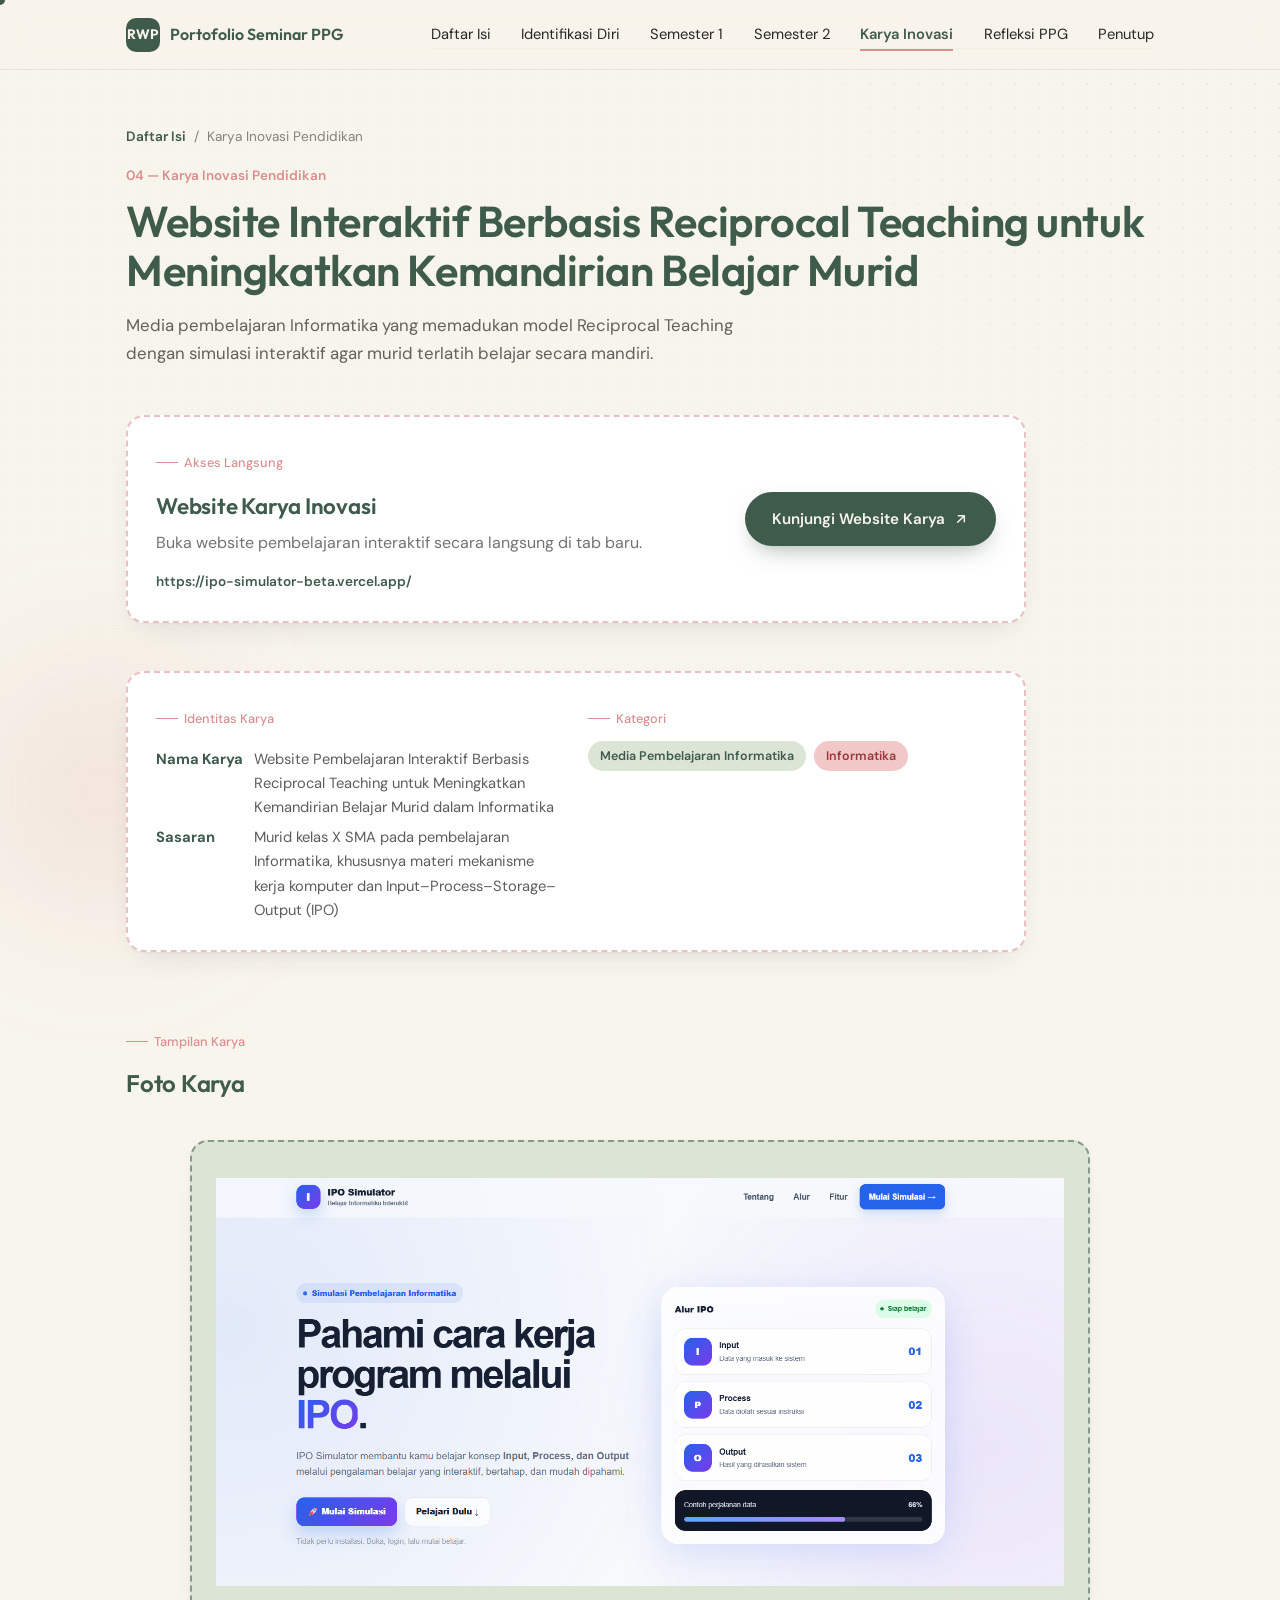
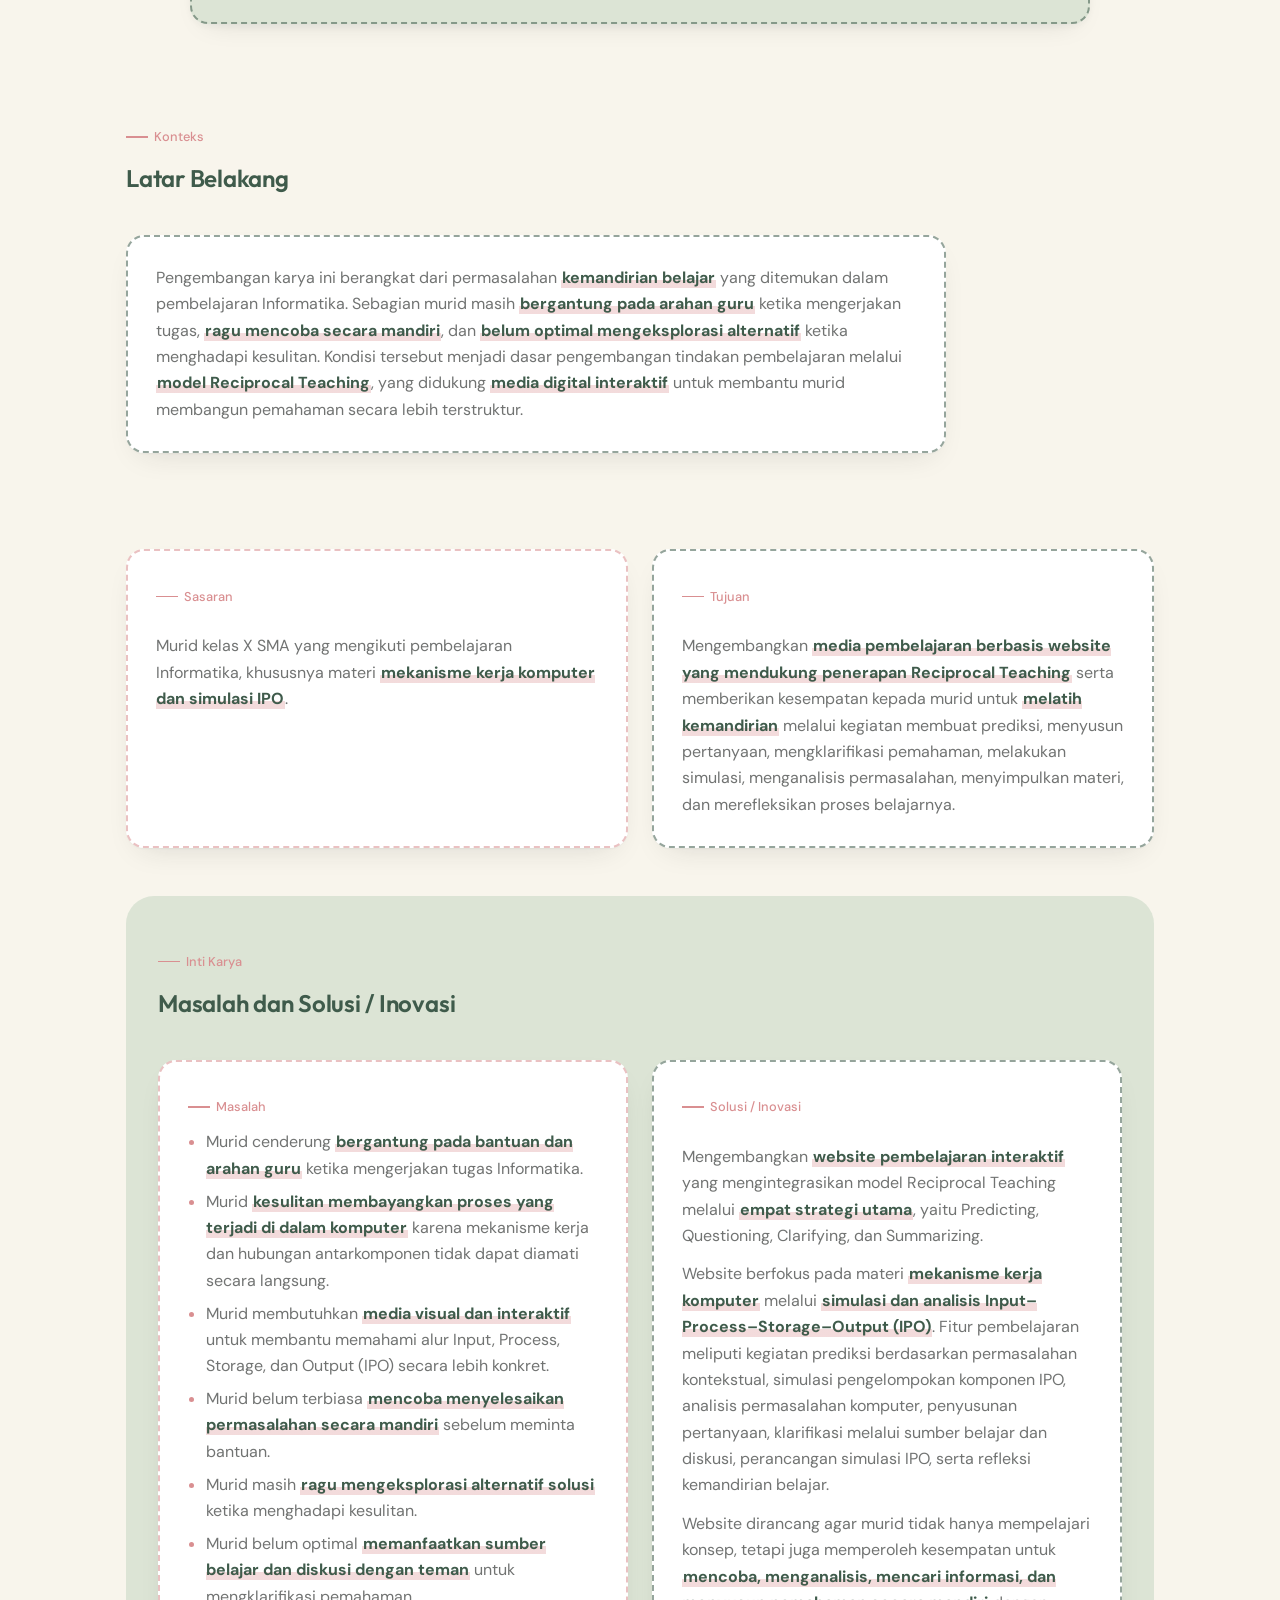
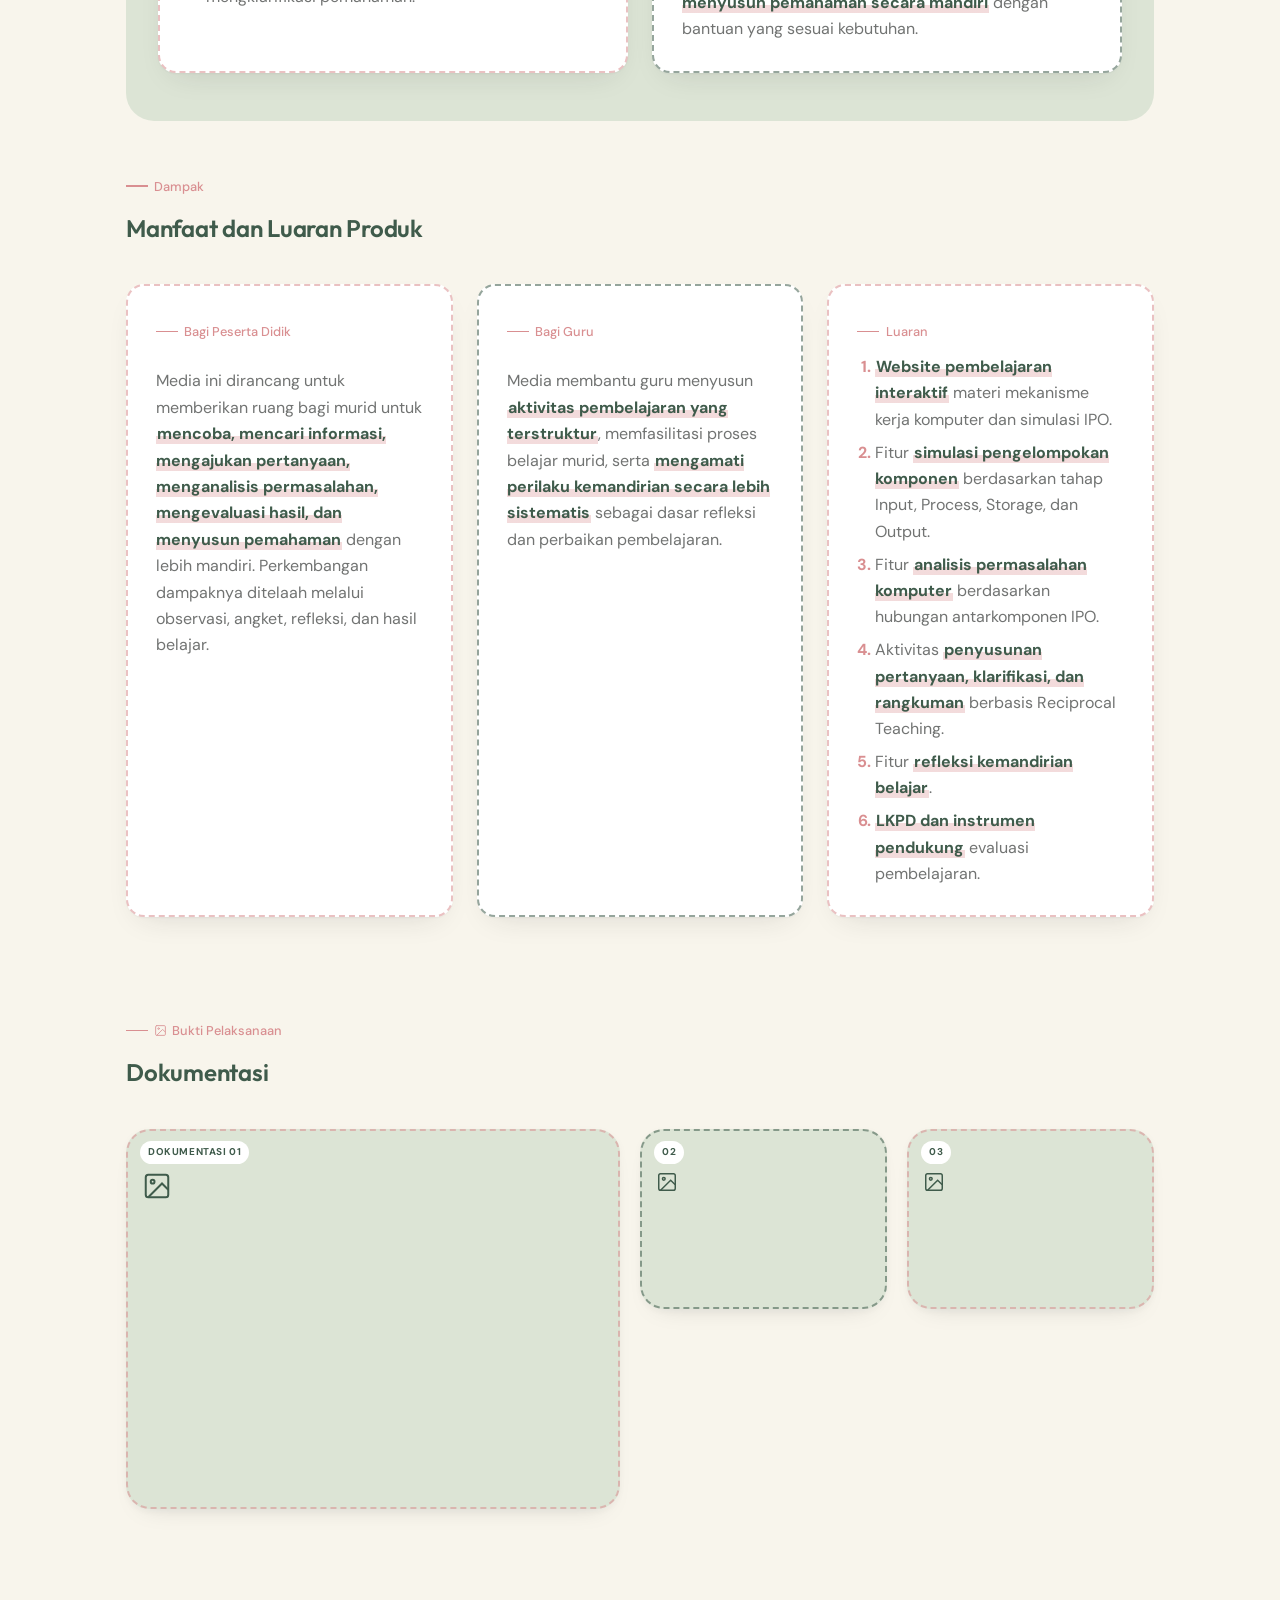
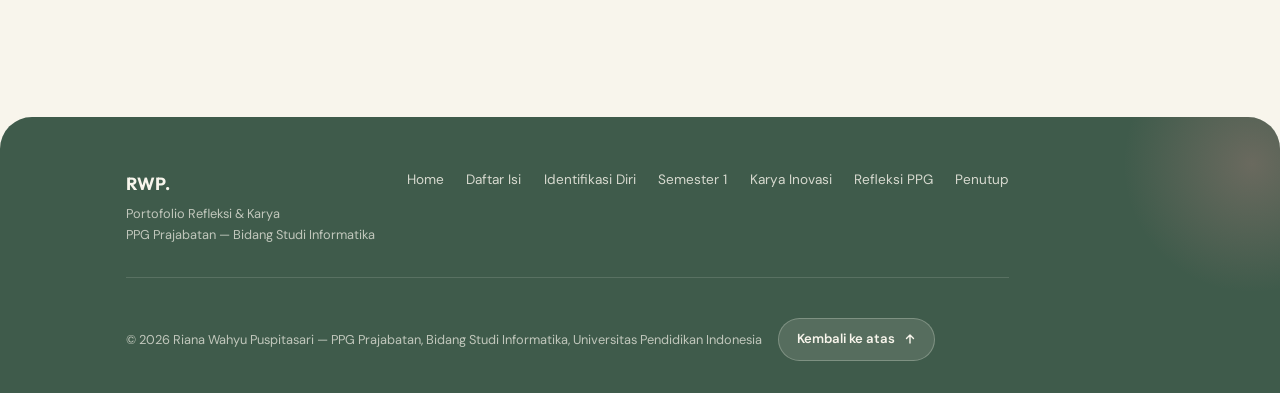
<file: karya-inovasi.html>
<!DOCTYPE html>
<html lang="id">
<head>
<meta charset="UTF-8">
<meta name="viewport" content="width=device-width, initial-scale=1.0">
<title>Karya Inovasi Pendidikan — Portofolio Seminar PPG</title>
<link rel="preconnect" href="https://fonts.googleapis.com">
<link href="https://fonts.googleapis.com/css2?family=Plus+Jakarta+Sans:wght@500;600;700;800&family=Inter:wght@400;500;600;700&family=Caveat:wght@500;600&display=swap" rel="stylesheet">
<link rel="stylesheet" href="assets/css/style.css">
</head>
<body>
<div id="loader" aria-hidden="true">
  <div class="loader-mark">RWP.</div>
  <div class="loader-text">Merangkai perjalanan belajar&hellip;</div>
  <div class="loader-bar"><span></span></div>
</div>
<div id="scroll-progress-wrap"><div id="scroll-progress"></div></div>
<div id="custom-cursor" aria-hidden="true"></div>

<nav class="site-nav" id="top">
  <div class="container">
    <a href="index.html" class="brand"><span class="brand-mark">RWP</span> Portofolio Seminar PPG</a>
    <ul class="nav-links">
      <li><a href="daftar-isi.html">Daftar Isi</a></li>
      <li><a href="identifikasi-diri.html">Identifikasi Diri</a></li>
      <li><a href="semester-1.html">Semester 1</a></li>
      <li><a href="semester-2.html">Semester 2</a></li>
      <li><a href="karya-inovasi.html">Karya Inovasi</a></li>
      <li><a href="refleksi-ppg.html">Refleksi PPG</a></li>
      <li><a href="penutup.html">Penutup</a></li>
    </ul>
    <button class="menu-btn" aria-label="Buka menu" aria-expanded="false">
      <svg width="18" height="18" viewBox="0 0 24 24" fill="none" stroke="currentColor" stroke-width="2.2" stroke-linecap="round"><path d="M4 6h16M4 12h16M4 18h16"/></svg>
    </button>
  </div>
</nav>

<main class="page-shell">
  <div class="container">
    <div class="breadcrumb"><a href="daftar-isi.html">Daftar Isi</a><span>/</span><span>Karya Inovasi Pendidikan</span></div>

    <div class="hero-header" style="text-align:left;padding-top:0;">
      <p class="kicker">04 — Karya Inovasi Pendidikan</p>
      <h1 id="karya-title">Website Interaktif Berbasis Reciprocal Teaching untuk Meningkatkan Kemandirian Belajar Murid</h1>
      <p class="lede" style="margin-inline:0;">Media pembelajaran Informatika yang memadukan model Reciprocal Teaching dengan simulasi interaktif agar murid terlatih belajar secara mandiri.</p>
    </div>

    
    <!-- Link Website Karya Inovasi -->
    <section class="section-tight reveal" id="link-karya">
      <div class="card card-pad karya-link-card">
        <div class="karya-link-text">
          <p class="eyebrow">Akses Langsung</p>
          <h2>Website Karya Inovasi</h2>
          <p class="muted">
            Buka website pembelajaran interaktif secara langsung di tab baru.
          </p>
          <p class="karya-link-url" id="karya-link-display">
            https://ipo-simulator-beta.vercel.app/
          </p>
        </div>

        <div class="karya-link-actions">
          <a
            id="karya-link-btn"
            href="https://ipo-simulator-beta.vercel.app/"
            target="_blank"
            rel="noopener noreferrer"
            class="btn btn-primary magnetic"
          >
            Kunjungi Website Karya
            <svg width="16" height="16" viewBox="0 0 24 24"
              fill="none" stroke="currentColor" stroke-width="2.2"
              stroke-linecap="round" stroke-linejoin="round">
              <path d="M7 17L17 7M8 7h9v9"/>
            </svg>
          </a>
        </div>
      </div>
    </section>

    <script>
      (function(){
        var b = document.getElementById('karya-link-btn');
        var d = document.getElementById('karya-link-display');
        var h = b.getAttribute('href');

        if (!h || h === '#') {
          b.classList.add('is-disabled');
          b.setAttribute('aria-disabled', 'true');
          b.addEventListener('click', function(e) {
            e.preventDefault();
          });
        } else {
          d.textContent = h;
        }
      })();
    </script>


    <!-- Identitas Karya -->
    <section class="section-tight reveal">
      <div class="card card-pad grid grid-2" style="max-width:900px;">
        <div>
          <p class="eyebrow">Identitas Karya</p>
          <div class="identity-info">
            <div class="id-row"><b>Nama Karya</b><span>Website Pembelajaran Interaktif Berbasis Reciprocal Teaching untuk Meningkatkan Kemandirian Belajar Murid dalam Informatika</span></div>
            <div class="id-row"><b>Sasaran</b><span>Murid kelas X SMA pada pembelajaran Informatika, khususnya materi mekanisme kerja komputer dan Input–Process–Storage–Output (IPO)</span></div>
          </div>
        </div>
        <div>
          <p class="eyebrow">Kategori</p>
          <div style="display:flex;gap:.5rem;flex-wrap:wrap;">
            <span class="tag">Media Pembelajaran Informatika</span>
            <span class="tag tag-rose">Informatika</span>
          </div>
        </div>
      </div>
    </section>

    
    <!-- Foto Karya -->
    <section class="reveal">
      <div class="section-head">
        <p class="eyebrow">Tampilan Karya</p>
        <h2>Foto Karya</h2>
      </div>

      <div class="artefact-frame" style="max-width:900px;margin:0 auto;overflow:hidden;">
        <img
          src="assets/img/IPO.png"
          alt="Dokumentasi karya"
          style="width:100%;height:auto;display:block;object-fit:contain;"
        >
      </div>
    </section>


    <!-- Latar Belakang -->
    <section class="reveal">
      <div class="section-head">
        <p class="eyebrow">Konteks</p>
        <h2>Latar Belakang</h2>
      </div>
      <div class="card card-pad" style="max-width:820px;">
        <p class="muted hl-text">Pengembangan karya ini berangkat dari permasalahan <b>kemandirian belajar</b> yang ditemukan dalam pembelajaran Informatika. Sebagian murid masih <b>bergantung pada arahan guru</b> ketika mengerjakan tugas, <b>ragu mencoba secara mandiri</b>, dan <b>belum optimal mengeksplorasi alternatif</b> ketika menghadapi kesulitan. Kondisi tersebut menjadi dasar pengembangan tindakan pembelajaran melalui <b>model Reciprocal Teaching</b>, yang didukung <b>media digital interaktif</b> untuk membantu murid membangun pemahaman secara lebih terstruktur.</p>
      </div>
    </section>

    <!-- Sasaran dan Tujuan -->
    <section class="reveal">
      <div class="grid grid-2">
        <div class="card card-pad">
          <p class="eyebrow">Sasaran</p>
          <p class="muted hl-text">Murid kelas X SMA yang mengikuti pembelajaran Informatika, khususnya materi <b>mekanisme kerja komputer dan simulasi IPO</b>.</p>
        </div>
        <div class="card card-pad">
          <p class="eyebrow">Tujuan</p>
          <p class="muted hl-text">Mengembangkan <b>media pembelajaran berbasis website yang mendukung penerapan Reciprocal Teaching</b> serta memberikan kesempatan kepada murid untuk <b>melatih kemandirian</b> melalui kegiatan membuat prediksi, menyusun pertanyaan, mengklarifikasi pemahaman, melakukan simulasi, menganalisis permasalahan, menyimpulkan materi, dan merefleksikan proses belajarnya.</p>
        </div>
      </div>
    </section>

    <!-- Masalah dan Solusi -->
    <section class="section-alt reveal" style="border-radius: var(--radius-lg);">
      <div class="container" style="padding-inline:2rem;max-width:100%;">
        <div class="section-head">
          <p class="eyebrow">Inti Karya</p>
          <h2>Masalah dan Solusi / Inovasi</h2>
        </div>
        <div class="grid grid-2">
          <div class="card card-pad">
            <p class="eyebrow" style="color:var(--rose);">Masalah</p>
            <ul class="muted hl-text" style="padding-left:1.1rem;margin:0;display:grid;gap:.4rem;list-style:disc;">
              <li>Murid cenderung <b>bergantung pada bantuan dan arahan guru</b> ketika mengerjakan tugas Informatika.</li>
              <li>Murid <b>kesulitan membayangkan proses yang terjadi di dalam komputer</b> karena mekanisme kerja dan hubungan antarkomponen tidak dapat diamati secara langsung.</li>
              <li>Murid membutuhkan <b>media visual dan interaktif</b> untuk membantu memahami alur Input, Process, Storage, dan Output (IPO) secara lebih konkret.</li>
              <li>Murid belum terbiasa <b>mencoba menyelesaikan permasalahan secara mandiri</b> sebelum meminta bantuan.</li>
              <li>Murid masih <b>ragu mengeksplorasi alternatif solusi</b> ketika menghadapi kesulitan.</li>
              <li>Murid belum optimal <b>memanfaatkan sumber belajar dan diskusi dengan teman</b> untuk mengklarifikasi pemahaman.</li>
            </ul>
          </div>
          <div class="card card-pad">
            <p class="eyebrow">Solusi / Inovasi</p>
            <p class="muted hl-text">Mengembangkan <b>website pembelajaran interaktif</b> yang mengintegrasikan model Reciprocal Teaching melalui <b>empat strategi utama</b>, yaitu Predicting, Questioning, Clarifying, dan Summarizing.</p>
            <p class="muted hl-text" style="margin-top:.75rem;">Website berfokus pada materi <b>mekanisme kerja komputer</b> melalui <b>simulasi dan analisis Input–Process–Storage–Output (IPO)</b>. Fitur pembelajaran meliputi kegiatan prediksi berdasarkan permasalahan kontekstual, simulasi pengelompokan komponen IPO, analisis permasalahan komputer, penyusunan pertanyaan, klarifikasi melalui sumber belajar dan diskusi, perancangan simulasi IPO, serta refleksi kemandirian belajar.</p>
            <p class="muted hl-text" style="margin-top:.75rem;">Website dirancang agar murid tidak hanya mempelajari konsep, tetapi juga memperoleh kesempatan untuk <b>mencoba, menganalisis, mencari informasi, dan menyusun pemahaman secara mandiri</b> dengan bantuan yang sesuai kebutuhan.</p>
          </div>
        </div>
      </div>
    </section>

    <!-- Manfaat dan Luaran -->
    <section class="reveal">
      <div class="section-head">
        <p class="eyebrow">Dampak</p>
        <h2>Manfaat dan Luaran Produk</h2>
      </div>
      <div class="grid grid-3">
        <div class="card card-pad">
          <p class="eyebrow">Bagi Peserta Didik</p>
          <p class="muted hl-text">Media ini dirancang untuk memberikan ruang bagi murid untuk <b>mencoba, mencari informasi, mengajukan pertanyaan, menganalisis permasalahan, mengevaluasi hasil, dan menyusun pemahaman</b> dengan lebih mandiri. Perkembangan dampaknya ditelaah melalui observasi, angket, refleksi, dan hasil belajar.</p>
        </div>
        <div class="card card-pad">
          <p class="eyebrow">Bagi Guru</p>
          <p class="muted hl-text">Media membantu guru menyusun <b>aktivitas pembelajaran yang terstruktur</b>, memfasilitasi proses belajar murid, serta <b>mengamati perilaku kemandirian secara lebih sistematis</b> sebagai dasar refleksi dan perbaikan pembelajaran.</p>
        </div>
        <div class="card card-pad">
          <p class="eyebrow">Luaran</p>
          <ol class="muted hl-text" style="padding-left:1.1rem;margin:0;display:grid;gap:.4rem;">
            <li><b>Website pembelajaran interaktif</b> materi mekanisme kerja komputer dan simulasi IPO.</li>
            <li>Fitur <b>simulasi pengelompokan komponen</b> berdasarkan tahap Input, Process, Storage, dan Output.</li>
            <li>Fitur <b>analisis permasalahan komputer</b> berdasarkan hubungan antarkomponen IPO.</li>
            <li>Aktivitas <b>penyusunan pertanyaan, klarifikasi, dan rangkuman</b> berbasis Reciprocal Teaching.</li>
            <li>Fitur <b>refleksi kemandirian belajar</b>.</li>
            <li><b>LKPD dan instrumen pendukung</b> evaluasi pembelajaran.</li>
          </ol>
        </div>
      </div>
    </section>

    <!-- Dokumentasi -->
    <section class="reveal">
      <div class="section-head">
        <p class="eyebrow"><span class="deco-icon"><svg width="13" height="13" viewBox="0 0 24 24" fill="none" stroke="currentColor" stroke-width="1.8" stroke-linecap="round" stroke-linejoin="round"><rect x="3" y="3" width="18" height="18" rx="2"/><circle cx="8.5" cy="8.5" r="1.5"/><path d="M21 15l-5-5L5 21"/></svg></span> Bukti Pelaksanaan</p>
        <h2>Dokumentasi</h2>
      </div>
      <div class="gallery-varied">
        <div class="artefact-frame g-large">
          <span class="a-tag">Dokumentasi 01</span>
          <svg width="30" height="30" viewBox="0 0 24 24" fill="none" stroke="currentColor" stroke-width="1.6"><rect x="3" y="3" width="18" height="18" rx="2"/><circle cx="8.5" cy="8.5" r="1.5"/><path d="M21 15l-5-5L5 21"/></svg>
        </div>
        <div class="artefact-frame g-small">
          <span class="a-tag">02</span>
          <svg width="22" height="22" viewBox="0 0 24 24" fill="none" stroke="currentColor" stroke-width="1.6"><rect x="3" y="3" width="18" height="18" rx="2"/><circle cx="8.5" cy="8.5" r="1.5"/><path d="M21 15l-5-5L5 21"/></svg>
        </div>
        <div class="artefact-frame g-small">
          <span class="a-tag">03</span>
          <svg width="22" height="22" viewBox="0 0 24 24" fill="none" stroke="currentColor" stroke-width="1.6"><rect x="3" y="3" width="18" height="18" rx="2"/><circle cx="8.5" cy="8.5" r="1.5"/><path d="M21 15l-5-5L5 21"/></svg>
        </div>
      </div>
    </section>

  </div>
</main>

<footer class="site-footer">
  <div class="container">
    <div class="footer-top">
      <div class="footer-brand">RWP.
        <span>Portofolio Refleksi &amp; Karya<br>PPG Prajabatan &mdash; Bidang Studi Informatika</span>
      </div>
      <nav class="footer-nav" aria-label="Navigasi footer">
        <a href="index.html">Home</a>
        <a href="daftar-isi.html">Daftar Isi</a>
        <a href="identifikasi-diri.html">Identifikasi Diri</a>
        <a href="semester-1.html">Semester 1</a>
        <a href="karya-inovasi.html">Karya Inovasi</a>
        <a href="refleksi-ppg.html">Refleksi PPG</a>
        <a href="penutup.html">Penutup</a>
      </nav>
    </div>
    <div class="footer-bottom">
      <p>&copy; 2026 Riana Wahyu Puspitasari &mdash; PPG Prajabatan, Bidang Studi Informatika, Universitas Pendidikan Indonesia</p>
      <a href="#top" class="back-to-top magnetic">Kembali ke atas <svg width="14" height="14" viewBox="0 0 24 24" fill="none" stroke="currentColor" stroke-width="2.4" stroke-linecap="round"><path d="M12 19V5M6 11l6-6 6 6"/></svg></a>
    </div>
  </div>
</footer>

<script src="assets/js/main.js"></script>
</body>
</html>
</file>
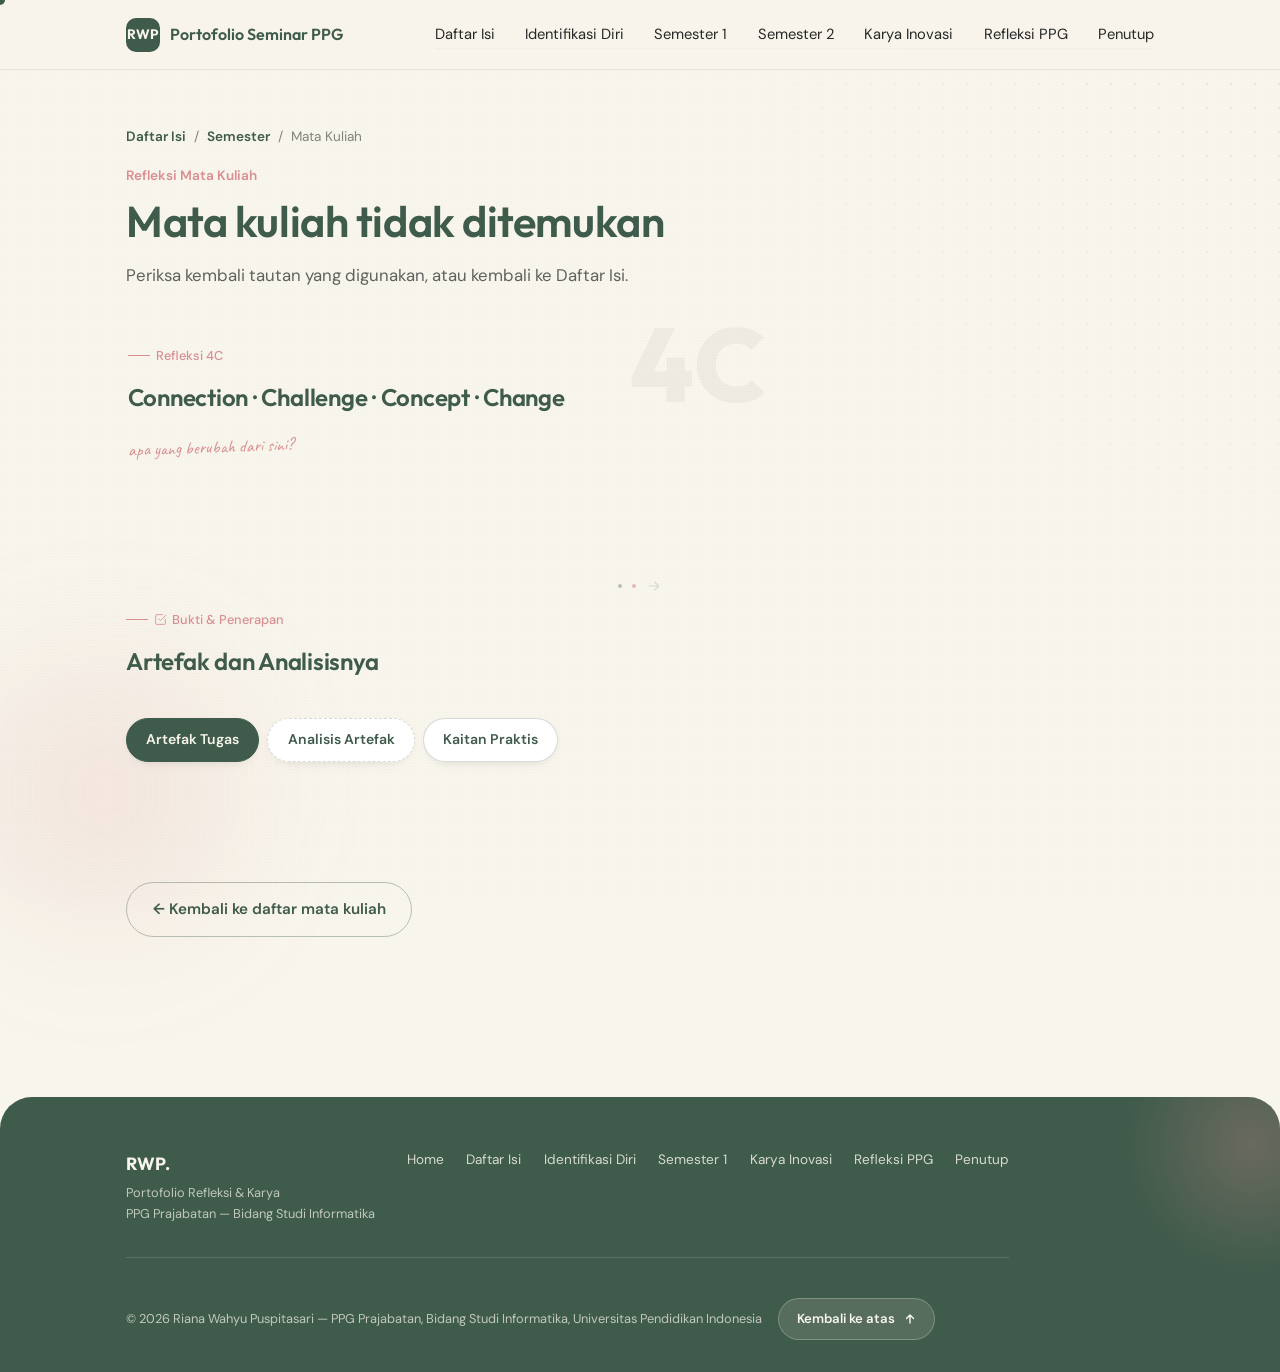
<file: matkul.html>
<!DOCTYPE html>
<html lang="id">
<head>
<meta charset="UTF-8">
<meta name="viewport" content="width=device-width, initial-scale=1.0">
<title id="page-title">Refleksi Mata Kuliah — Portofolio Seminar PPG</title>
<link rel="preconnect" href="https://fonts.googleapis.com">
<link href="https://fonts.googleapis.com/css2?family=Plus+Jakarta+Sans:wght@500;600;700;800&family=Inter:wght@400;500;600;700&family=Caveat:wght@500;600&display=swap" rel="stylesheet">
<link rel="stylesheet" href="assets/css/style.css">
</head>
<body>
<div id="loader" aria-hidden="true">
  <div class="loader-mark">RWP.</div>
  <div class="loader-text">Merangkai perjalanan belajar&hellip;</div>
  <div class="loader-bar"><span></span></div>
</div>
<div id="scroll-progress-wrap"><div id="scroll-progress"></div></div>
<div id="custom-cursor" aria-hidden="true"></div>

<nav class="site-nav" id="top">
  <div class="container">
    <a href="index.html" class="brand"><span class="brand-mark">RWP</span> Portofolio Seminar PPG</a>
    <ul class="nav-links">
      <li><a href="daftar-isi.html">Daftar Isi</a></li>
      <li><a href="identifikasi-diri.html">Identifikasi Diri</a></li>
      <li><a href="semester-1.html">Semester 1</a></li>
      <li><a href="semester-2.html">Semester 2</a></li>
      <li><a href="karya-inovasi.html">Karya Inovasi</a></li>
      <li><a href="refleksi-ppg.html">Refleksi PPG</a></li>
      <li><a href="penutup.html">Penutup</a></li>
    </ul>
    <button class="menu-btn" aria-label="Buka menu" aria-expanded="false">
      <svg width="18" height="18" viewBox="0 0 24 24" fill="none" stroke="currentColor" stroke-width="2.2" stroke-linecap="round"><path d="M4 6h16M4 12h16M4 18h16"/></svg>
    </button>
  </div>
</nav>

<main class="page-shell">
  <div class="container">
    <div class="breadcrumb">
      <a href="daftar-isi.html">Daftar Isi</a><span>/</span>
      <a id="crumb-semester" href="semester-1.html">Semester</a><span>/</span>
      <span id="crumb-course">Mata Kuliah</span>
    </div>

    <div class="hero-header" style="text-align:left;padding-top:0;">
      <p class="kicker" id="course-kicker">Refleksi Mata Kuliah</p>
      <h1 id="course-title">Memuat…</h1>
      <p class="lede" id="course-intro" style="margin-inline:0;"></p>
    </div>

    <!-- 4C Accordion -->
    <section class="section-tight reveal">
      <div class="section-head numbered" style="position:relative;">
        <span class="section-num-bg" aria-hidden="true">4C</span>
        <p class="eyebrow">Refleksi 4C</p>
        <h2>Connection · Challenge · Concept · Change</h2>
        <p class="hand-note mt-1" style="font-size:1.1rem;">apa yang berubah dari sini?</p>
      </div>
      <div class="accordion-group" id="accordion-4c"></div>
    </section>

    <!-- Artefak / Analisis / Kaitan Praktis Tabs -->
    <section class="reveal">
      <div class="section-transition" aria-hidden="true">
        <span class="dot"></span><span class="dot"></span>
        <svg width="16" height="16" viewBox="0 0 24 24" fill="none" stroke="currentColor" stroke-width="1.6" stroke-linecap="round"><path d="M5 12h14M13 6l6 6-6 6"/></svg>
      </div>
      <div class="section-head">
        <p class="eyebrow"><span class="deco-icon"><svg width="13" height="13" viewBox="0 0 24 24" fill="none" stroke="currentColor" stroke-width="1.8" stroke-linecap="round" stroke-linejoin="round"><path d="M9 11l3 3L22 4"/><path d="M21 12v7a2 2 0 0 1-2 2H5a2 2 0 0 1-2-2V5a2 2 0 0 1 2-2h11"/></svg></span> Bukti &amp; Penerapan</p>
        <h2>Artefak dan Analisisnya</h2>
      </div>

      <div class="tabs" data-target="matkul">
        <button class="tab-btn active" data-tab="artefak">Artefak Tugas</button>
        <button class="tab-btn" data-tab="analisis">Analisis Artefak</button>
        <button class="tab-btn" data-tab="praktis">Kaitan Praktis</button>
      </div>

      <div data-tabpanels="matkul">
        <div class="tab-panel active" data-tab="artefak">
          <div id="doc-mount"></div>
        </div>
        <div class="tab-panel" data-tab="analisis">
          <div class="card card-pad" id="analisis-content" style="max-width:820px;"></div>
        </div>
        <div class="tab-panel" data-tab="praktis">
          <div class="card card-pad" id="praktis-content" style="max-width:820px;"></div>
        </div>
      </div>
    </section>

    <div class="mt-3">
      <a id="back-link" href="semester-1.html" class="btn btn-outline">← Kembali ke daftar mata kuliah</a>
    </div>

  </div>
</main>

<footer class="site-footer">
  <div class="container">
    <div class="footer-top">
      <div class="footer-brand">RWP.
        <span>Portofolio Refleksi &amp; Karya<br>PPG Prajabatan &mdash; Bidang Studi Informatika</span>
      </div>
      <nav class="footer-nav" aria-label="Navigasi footer">
        <a href="index.html">Home</a>
        <a href="daftar-isi.html">Daftar Isi</a>
        <a href="identifikasi-diri.html">Identifikasi Diri</a>
        <a href="semester-1.html">Semester 1</a>
        <a href="karya-inovasi.html">Karya Inovasi</a>
        <a href="refleksi-ppg.html">Refleksi PPG</a>
        <a href="penutup.html">Penutup</a>
      </nav>
    </div>
    <div class="footer-bottom">
      <p>&copy; 2026 Riana Wahyu Puspitasari &mdash; PPG Prajabatan, Bidang Studi Informatika, Universitas Pendidikan Indonesia</p>
      <a href="#top" class="back-to-top magnetic">Kembali ke atas <svg width="14" height="14" viewBox="0 0 24 24" fill="none" stroke="currentColor" stroke-width="2.4" stroke-linecap="round"><path d="M12 19V5M6 11l6-6 6 6"/></svg></a>
    </div>
  </div>
</footer>

<script src="assets/js/matkul-data.js"></script>
<script src="assets/js/doc-viewer.js"></script>
<script src="assets/js/matkul-render.js"></script>
<script src="assets/js/main.js"></script>
</body>
</html>
</file>
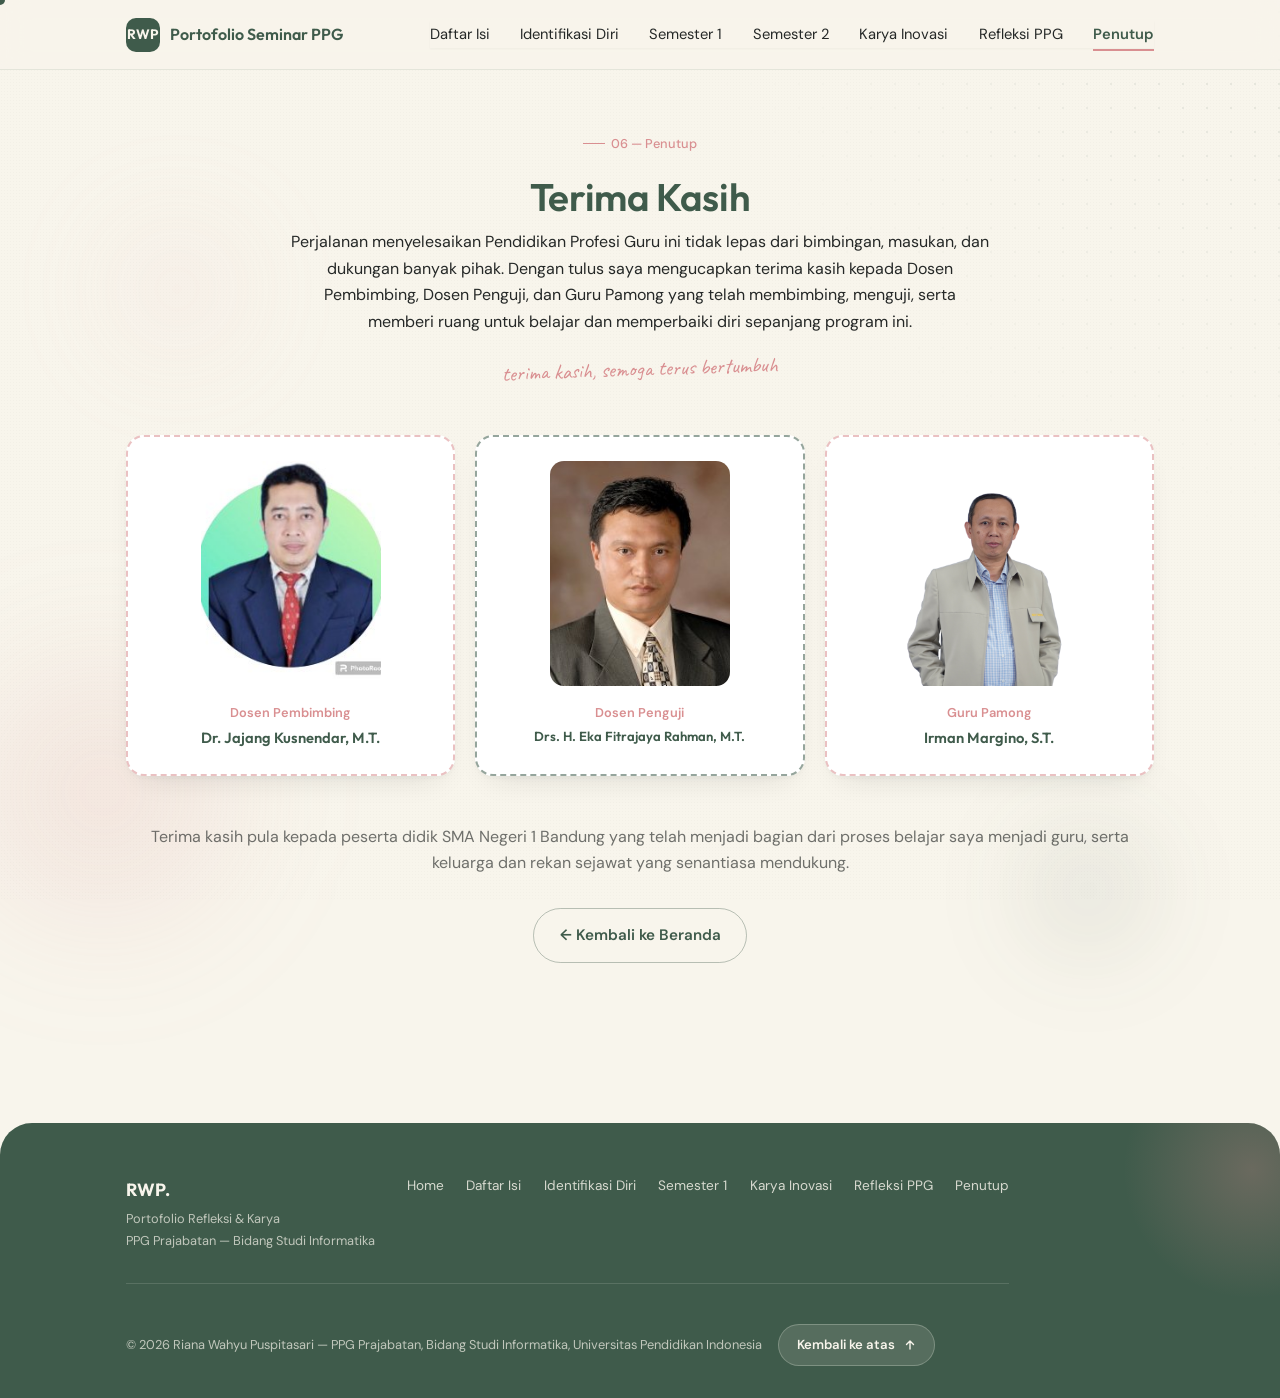
<file: penutup.html>
<!DOCTYPE html>
<html lang="id">
<head>
<meta charset="UTF-8">
<meta name="viewport" content="width=device-width, initial-scale=1.0">
<title>Penutup — Portofolio Seminar PPG</title>
<link rel="preconnect" href="https://fonts.googleapis.com">
<link href="https://fonts.googleapis.com/css2?family=Plus+Jakarta+Sans:wght@500;600;700;800&family=Inter:wght@400;500;600;700&family=Caveat:wght@500;600&display=swap" rel="stylesheet">
<link rel="stylesheet" href="assets/css/style.css">
</head>
<body>
<div id="loader" aria-hidden="true">
  <div class="loader-mark">RWP.</div>
  <div class="loader-text">Merangkai perjalanan belajar&hellip;</div>
  <div class="loader-bar"><span></span></div>
</div>
<div id="scroll-progress-wrap"><div id="scroll-progress"></div></div>
<div id="custom-cursor" aria-hidden="true"></div>

<nav class="site-nav" id="top">
  <div class="container">
    <a href="index.html" class="brand"><span class="brand-mark">RWP</span> Portofolio Seminar PPG</a>
    <ul class="nav-links">
      <li><a href="daftar-isi.html">Daftar Isi</a></li>
      <li><a href="identifikasi-diri.html">Identifikasi Diri</a></li>
      <li><a href="semester-1.html">Semester 1</a></li>
      <li><a href="semester-2.html">Semester 2</a></li>
      <li><a href="karya-inovasi.html">Karya Inovasi</a></li>
      <li><a href="refleksi-ppg.html">Refleksi PPG</a></li>
      <li><a href="penutup.html">Penutup</a></li>
    </ul>
    <button class="menu-btn" aria-label="Buka menu" aria-expanded="false">
      <svg width="18" height="18" viewBox="0 0 24 24" fill="none" stroke="currentColor" stroke-width="2.2" stroke-linecap="round"><path d="M4 6h16M4 12h16M4 18h16"/></svg>
    </button>
  </div>
</nav>

<main class="page-shell" style="min-height:70vh;display:flex;align-items:center;position:relative;overflow:hidden;">
  <div class="ambient-blob b-blush" data-speed="0.04" style="width:200px;height:200px;top:12%;left:6%;" aria-hidden="true"></div>
  <div class="ambient-blob b-sage" data-speed="0.03" style="width:180px;height:180px;bottom:8%;right:8%;" aria-hidden="true"></div>
  <div class="container">
    <div class="text-center reveal" style="max-width:700px;margin-inline:auto;">
      <p class="eyebrow" style="justify-content:center;">06 — Penutup</p>
      <h1 style="font-size:clamp(1.7rem,3.4vw,2.4rem);">Terima Kasih</h1>
      <p class="lede" style="margin-inline:auto;">
        Perjalanan menyelesaikan Pendidikan Profesi Guru ini tidak lepas dari bimbingan, masukan, dan dukungan banyak pihak.
        Dengan tulus saya mengucapkan terima kasih kepada Dosen Pembimbing, Dosen Penguji, dan Guru Pamong yang telah
        membimbing, menguji, serta memberi ruang untuk belajar dan memperbaiki diri sepanjang program ini.
      </p>
      <p class="hand-note mt-1" style="justify-content:center;">terima kasih, semoga terus bertumbuh</p>
    </div>

    
    
<div class="grid grid-3 reveal mt-3 people-grid">

  <div class="people-card">
    <img
      src="assets/img/jajang.jpg"
      alt="Dr. Jajang Kusnendar"
      class="people-photo"
    >
    <p class="role">Dosen Pembimbing</p>
    <p class="name">Dr. Jajang Kusnendar, M.T.</p>
  </div>

  <div class="people-card">
    <img
      src="assets/img/eka.jpg"
      alt="Drs. H. Eka Fitrajaya Rahman"
      class="people-photo"
    >
    <p class="role">Dosen Penguji</p>
    <p class="name name-penguji">
      Drs. H. Eka Fitrajaya Rahman, M.T.
    </p>
  </div>

  <div class="people-card">
    <img
      src="assets/img/irman.png"
      alt="Irman Margino"
      class="people-photo"
    >
    <p class="role">Guru Pamong</p>
    <p class="name">Irman Margino, S.T.</p>
  </div>

</div>



    <div class="text-center reveal mt-3">
      <p class="muted">Terima kasih pula kepada peserta didik SMA Negeri 1 Bandung yang telah menjadi bagian dari proses belajar saya menjadi guru, serta keluarga dan rekan sejawat yang senantiasa mendukung.</p>
      <a href="index.html" class="btn btn-outline mt-2 magnetic">← Kembali ke Beranda</a>
    </div>
  </div>
</main>

<footer class="site-footer">
  <div class="container">
    <div class="footer-top">
      <div class="footer-brand">RWP.
        <span>Portofolio Refleksi &amp; Karya<br>PPG Prajabatan &mdash; Bidang Studi Informatika</span>
      </div>
      <nav class="footer-nav" aria-label="Navigasi footer">
        <a href="index.html">Home</a>
        <a href="daftar-isi.html">Daftar Isi</a>
        <a href="identifikasi-diri.html">Identifikasi Diri</a>
        <a href="semester-1.html">Semester 1</a>
        <a href="karya-inovasi.html">Karya Inovasi</a>
        <a href="refleksi-ppg.html">Refleksi PPG</a>
        <a href="penutup.html">Penutup</a>
      </nav>
    </div>
    <div class="footer-bottom">
      <p>&copy; 2026 Riana Wahyu Puspitasari &mdash; PPG Prajabatan, Bidang Studi Informatika, Universitas Pendidikan Indonesia</p>
      <a href="#top" class="back-to-top magnetic">Kembali ke atas <svg width="14" height="14" viewBox="0 0 24 24" fill="none" stroke="currentColor" stroke-width="2.4" stroke-linecap="round"><path d="M12 19V5M6 11l6-6 6 6"/></svg></a>
    </div>
  </div>
</footer>

<script src="assets/js/main.js"></script>
</body>
</html>
</file>
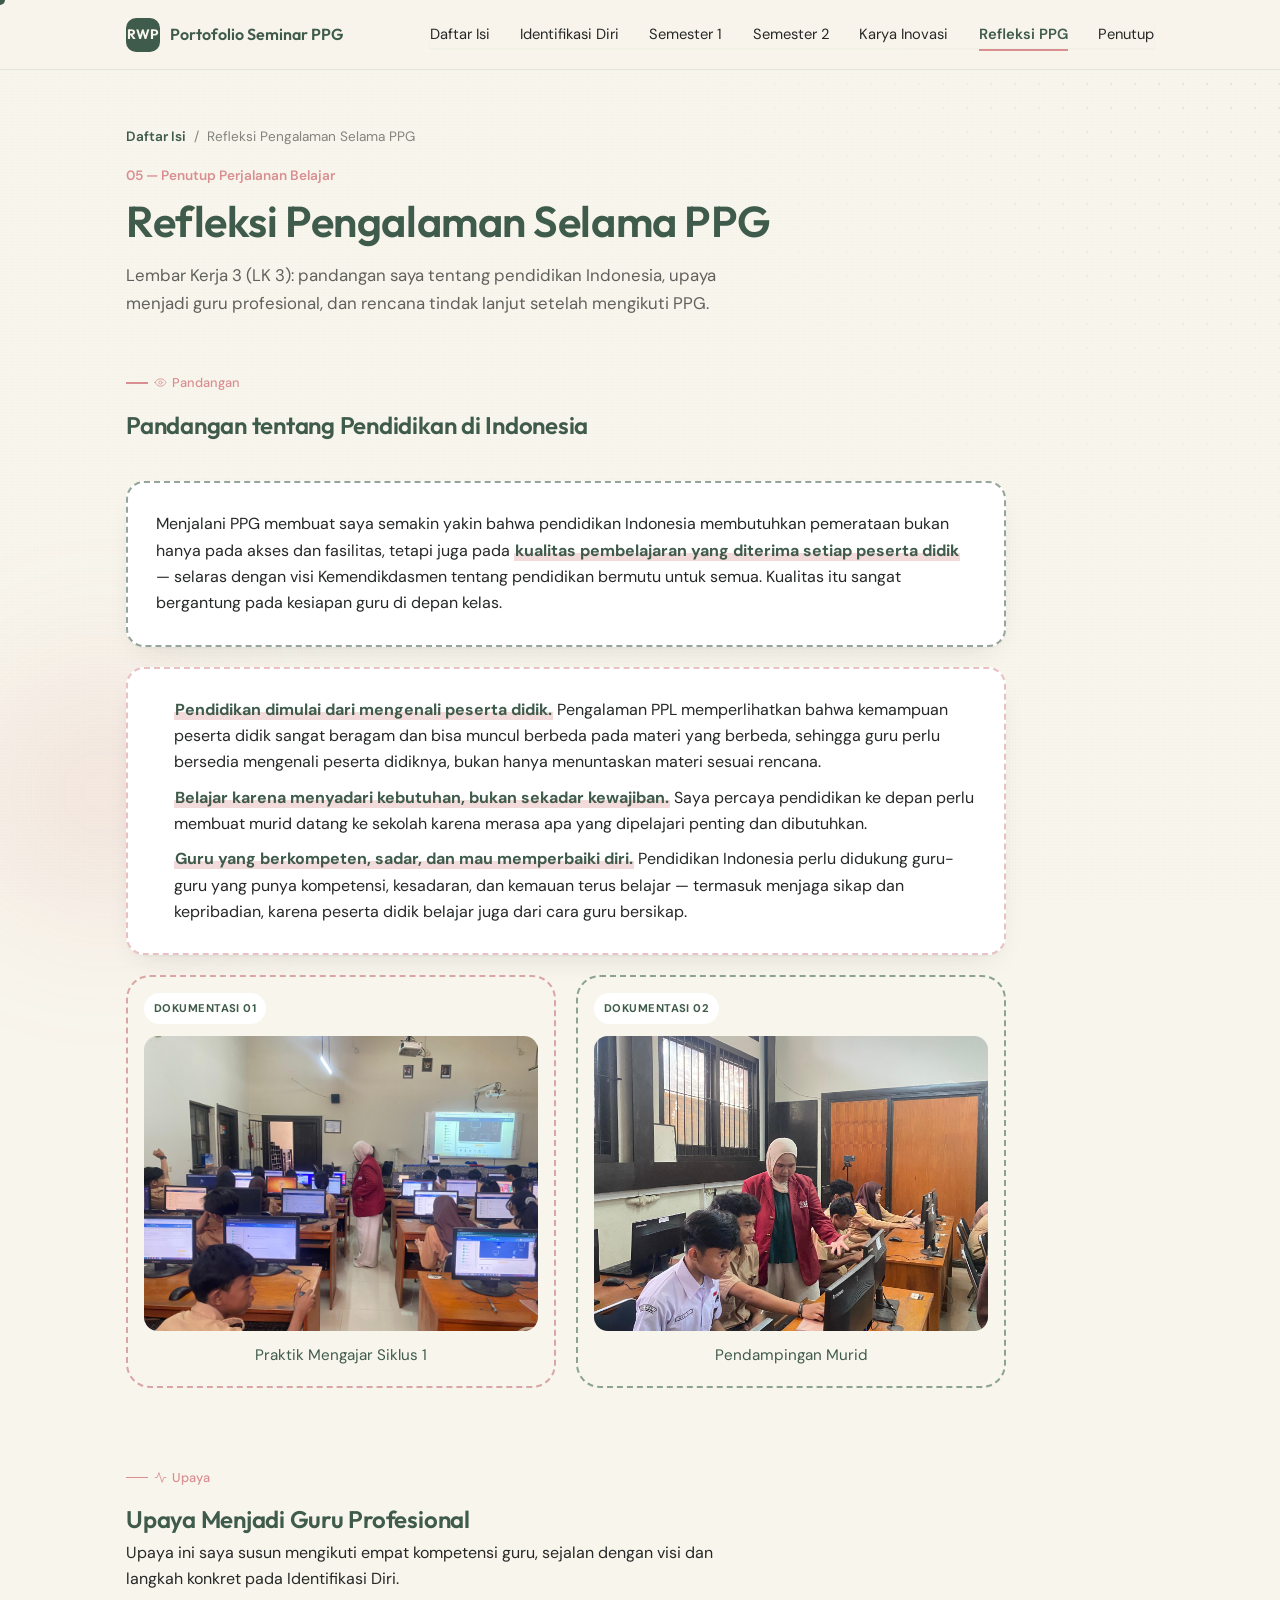
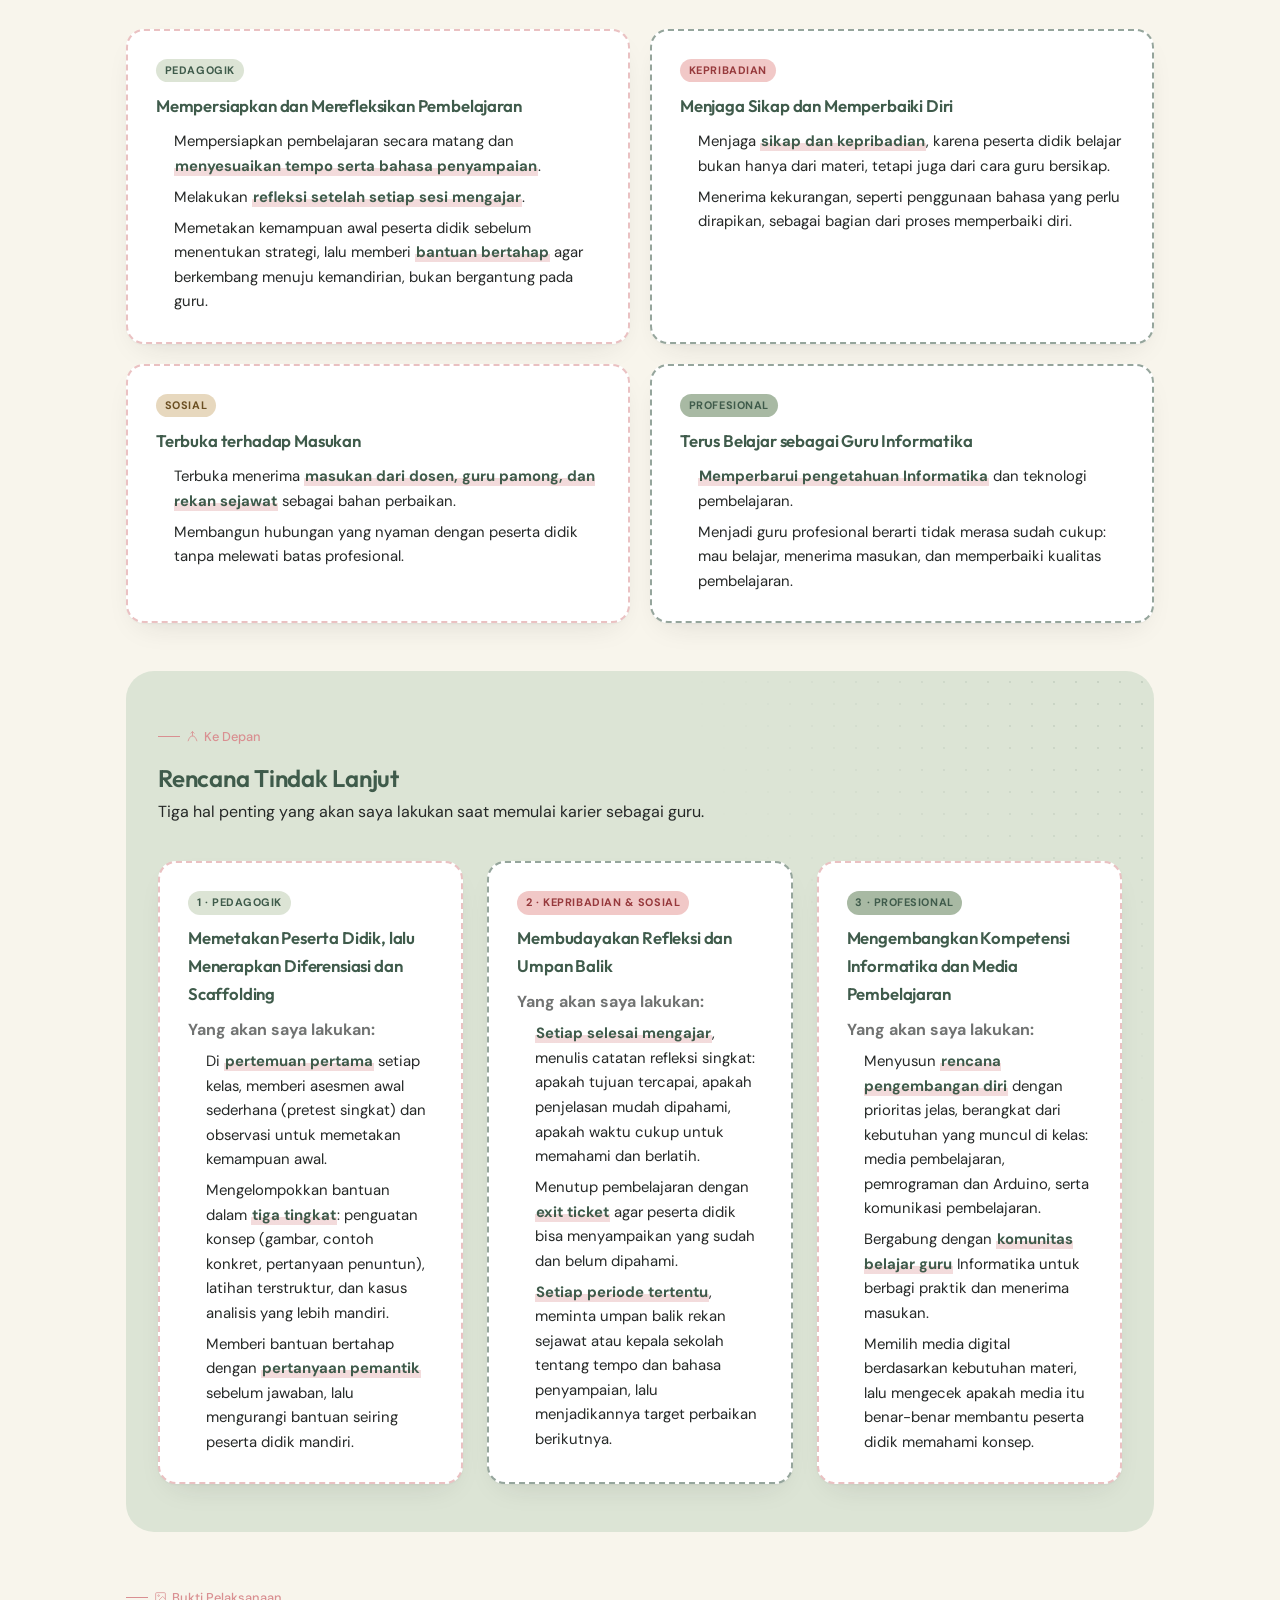
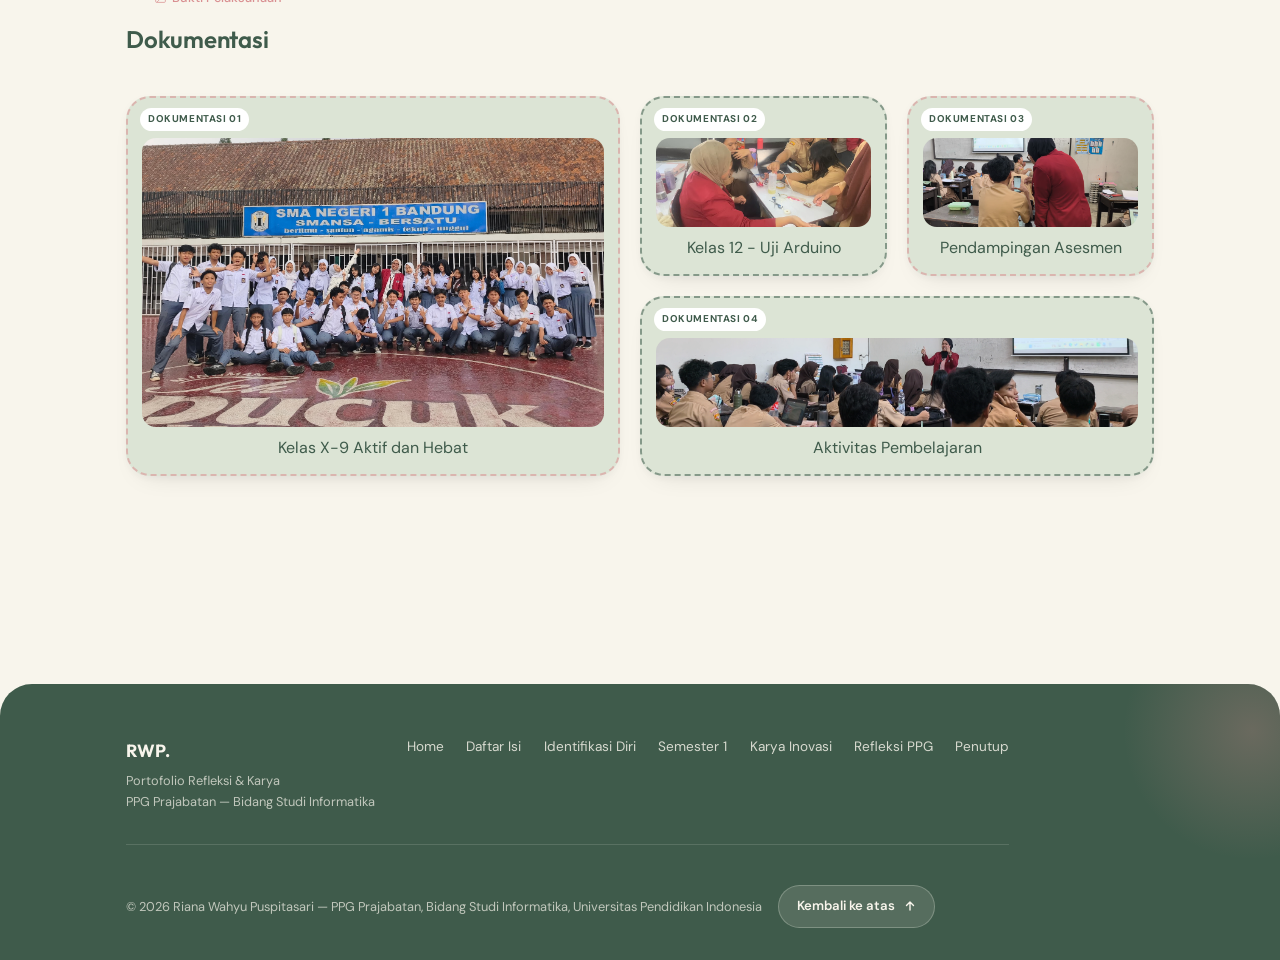
<file: refleksi-ppg.html>
<!DOCTYPE html>
<html lang="id">
<head>
<meta charset="UTF-8">
<meta name="viewport" content="width=device-width, initial-scale=1.0">
<title>Refleksi Pengalaman Selama PPG — Portofolio Seminar PPG</title>
<link rel="preconnect" href="https://fonts.googleapis.com">
<link href="https://fonts.googleapis.com/css2?family=Plus+Jakarta+Sans:wght@500;600;700;800&family=Inter:wght@400;500;600;700&family=Caveat:wght@500;600&display=swap" rel="stylesheet">
<link rel="stylesheet" href="assets/css/style.css">
</head>
<body>
<div id="loader" aria-hidden="true">
  <div class="loader-mark">RWP.</div>
  <div class="loader-text">Merangkai perjalanan belajar&hellip;</div>
  <div class="loader-bar"><span></span></div>
</div>
<div id="scroll-progress-wrap"><div id="scroll-progress"></div></div>
<div id="custom-cursor" aria-hidden="true"></div>

<nav class="site-nav" id="top">
  <div class="container">
    <a href="index.html" class="brand"><span class="brand-mark">RWP</span> Portofolio Seminar PPG</a>
    <ul class="nav-links">
      <li><a href="daftar-isi.html">Daftar Isi</a></li>
      <li><a href="identifikasi-diri.html">Identifikasi Diri</a></li>
      <li><a href="semester-1.html">Semester 1</a></li>
      <li><a href="semester-2.html">Semester 2</a></li>
      <li><a href="karya-inovasi.html">Karya Inovasi</a></li>
      <li><a href="refleksi-ppg.html">Refleksi PPG</a></li>
      <li><a href="penutup.html">Penutup</a></li>
    </ul>
    <button class="menu-btn" aria-label="Buka menu" aria-expanded="false">
      <svg width="18" height="18" viewBox="0 0 24 24" fill="none" stroke="currentColor" stroke-width="2.2" stroke-linecap="round"><path d="M4 6h16M4 12h16M4 18h16"/></svg>
    </button>
  </div>
</nav>

<main class="page-shell">
  <div class="container">
    <div class="breadcrumb"><a href="daftar-isi.html">Daftar Isi</a><span>/</span><span>Refleksi Pengalaman Selama PPG</span></div>

    <div class="hero-header" style="text-align:left;padding-top:0;">
      <p class="kicker">05 — Penutup Perjalanan Belajar</p>
      <h1>Refleksi Pengalaman Selama PPG</h1>
      <p class="lede" style="margin-inline:0;">Lembar Kerja 3 (LK 3): pandangan saya tentang pendidikan Indonesia, upaya menjadi guru profesional, dan rencana tindak lanjut setelah mengikuti PPG.</p>
    </div>

    <!-- 1. Pandangan -->
    <section class="section-tight reveal">
      <div class="section-head">
        <p class="eyebrow"><span class="deco-icon"><svg width="13" height="13" viewBox="0 0 24 24" fill="none" stroke="currentColor" stroke-width="1.8" stroke-linecap="round" stroke-linejoin="round"><path d="M2 12s3-7 10-7 10 7 10 7-3 7-10 7-10-7-10-7Z"/><circle cx="12" cy="12" r="3"/></svg></span> Pandangan</p>
        <h2>Pandangan tentang Pendidikan di Indonesia</h2>
      </div>
      <div class="card card-pad lede-block">
        <p>Menjalani PPG membuat saya semakin yakin bahwa pendidikan Indonesia membutuhkan pemerataan bukan hanya pada akses dan fasilitas, tetapi juga pada <b>kualitas pembelajaran yang diterima setiap peserta didik</b> — selaras dengan visi Kemendikdasmen tentang pendidikan bermutu untuk semua. Kualitas itu sangat bergantung pada kesiapan guru di depan kelas.</p>
      </div>
      <div class="komp-list">
        <div class="card card-pad komp-card">
          <ul>
            <li><b>Pendidikan dimulai dari mengenali peserta didik.</b> Pengalaman PPL memperlihatkan bahwa kemampuan peserta didik sangat beragam dan bisa muncul berbeda pada materi yang berbeda, sehingga guru perlu bersedia mengenali peserta didiknya, bukan hanya menuntaskan materi sesuai rencana.</li>
            <li><b>Belajar karena menyadari kebutuhan, bukan sekadar kewajiban.</b> Saya percaya pendidikan ke depan perlu membuat murid datang ke sekolah karena merasa apa yang dipelajari penting dan dibutuhkan.</li>
            <li><b>Guru yang berkompeten, sadar, dan mau memperbaiki diri.</b> Pendidikan Indonesia perlu didukung guru-guru yang punya kompetensi, kesadaran, dan kemauan terus belajar — termasuk menjaga sikap dan kepribadian, karena peserta didik belajar juga dari cara guru bersikap.</li>
          </ul>
        </div>
        
        <div class="documentation-grid">
          <div class="documentation-card pink">
            <span class="photo-label">DOKUMENTASI 01</span>
            <img src="assets/img/dokum/FOTO NGAJAR.jpeg"
                alt="Praktik mengajar siklus 2">
            <p>Praktik Mengajar Siklus 1</p>
          </div>

          <div class="documentation-card green">
            <span class="photo-label">DOKUMENTASI 02</span>
            <img src="assets/img/dokum/FOTO NGAJAR 2.jpeg"
                alt="Pendampingan murid siklus 1">
            <p>Pendampingan Murid</p>
          </div>
        </div>

      </div>
    </section>

    <!-- 2. Upaya -->
    <section class="reveal">
      <div class="section-head">
        <p class="eyebrow"><span class="deco-icon"><svg width="13" height="13" viewBox="0 0 24 24" fill="none" stroke="currentColor" stroke-width="1.8" stroke-linecap="round" stroke-linejoin="round"><path d="M22 12h-4l-3 9L9 3l-3 9H2"/></svg></span> Upaya</p>
        <h2>Upaya Menjadi Guru Profesional</h2>
        <p class="lede" style="margin-inline:0;">Upaya ini saya susun mengikuti empat kompetensi guru, sejalan dengan visi dan langkah konkret pada Identifikasi Diri.</p>
      </div>
      <div class="step-grid">
        <div class="card card-pad step-card">
          <span class="komp-chip pedagogik">Pedagogik</span>
          <h3 style="font-size:1.05rem;">Mempersiapkan dan Merefleksikan Pembelajaran</h3>
          <ul>
            <li>Mempersiapkan pembelajaran secara matang dan <b>menyesuaikan tempo serta bahasa penyampaian</b>.</li>
            <li>Melakukan <b>refleksi setelah setiap sesi mengajar</b>.</li>
            <li>Memetakan kemampuan awal peserta didik sebelum menentukan strategi, lalu memberi <b>bantuan bertahap</b> agar berkembang menuju kemandirian, bukan bergantung pada guru.</li>
          </ul>
        </div>
        <div class="card card-pad step-card">
          <span class="komp-chip kepribadian">Kepribadian</span>
          <h3 style="font-size:1.05rem;">Menjaga Sikap dan Memperbaiki Diri</h3>
          <ul>
            <li>Menjaga <b>sikap dan kepribadian</b>, karena peserta didik belajar bukan hanya dari materi, tetapi juga dari cara guru bersikap.</li>
            <li>Menerima kekurangan, seperti penggunaan bahasa yang perlu dirapikan, sebagai bagian dari proses memperbaiki diri.</li>
          </ul>
        </div>
        <div class="card card-pad step-card">
          <span class="komp-chip sosial">Sosial</span>
          <h3 style="font-size:1.05rem;">Terbuka terhadap Masukan</h3>
          <ul>
            <li>Terbuka menerima <b>masukan dari dosen, guru pamong, dan rekan sejawat</b> sebagai bahan perbaikan.</li>
            <li>Membangun hubungan yang nyaman dengan peserta didik tanpa melewati batas profesional.</li>
          </ul>
        </div>
        <div class="card card-pad step-card">
          <span class="komp-chip profesional">Profesional</span>
          <h3 style="font-size:1.05rem;">Terus Belajar sebagai Guru Informatika</h3>
          <ul>
            <li><b>Memperbarui pengetahuan Informatika</b> dan teknologi pembelajaran.</li>
            <li>Menjadi guru profesional berarti tidak merasa sudah cukup: mau belajar, menerima masukan, dan memperbaiki kualitas pembelajaran.</li>
          </ul>
        </div>
      </div>
    </section>

    <!-- 3. RTL -->
    <section class="section-alt reveal" style="border-radius: var(--radius-lg); position:relative; overflow:hidden;">
      <div class="dot-field sage corner-tr" aria-hidden="true"></div>
      <div class="container" style="padding-inline:2rem;max-width:100%;position:relative;">
        <div class="section-head">
          <p class="eyebrow"><span class="deco-icon"><svg width="13" height="13" viewBox="0 0 24 24" fill="none" stroke="currentColor" stroke-width="1.8" stroke-linecap="round" stroke-linejoin="round"><path d="M4 20c2-6 4-9 8-9s6 3 8 9"/><path d="M12 3v8"/><path d="M9 6l3-3 3 3"/></svg></span> Ke Depan</p>
          <h2>Rencana Tindak Lanjut</h2>
          <p class="lede" style="margin-inline:0;">Tiga hal penting yang akan saya lakukan saat memulai karier sebagai guru.</p>
        </div>
        <div class="grid grid-3">
          <div class="card card-pad step-card">
            <span class="komp-chip pedagogik">1 · Pedagogik</span>
            <h3 style="font-size:1.05rem;">Memetakan Peserta Didik, lalu Menerapkan Diferensiasi dan Scaffolding</h3>
            <p class="muted"><b>Yang akan saya lakukan:</b></p>
            <ul>
              <li>Di <b>pertemuan pertama</b> setiap kelas, memberi asesmen awal sederhana (pretest singkat) dan observasi untuk memetakan kemampuan awal.</li>
              <li>Mengelompokkan bantuan dalam <b>tiga tingkat</b>: penguatan konsep (gambar, contoh konkret, pertanyaan penuntun), latihan terstruktur, dan kasus analisis yang lebih mandiri.</li>
              <li>Memberi bantuan bertahap dengan <b>pertanyaan pemantik</b> sebelum jawaban, lalu mengurangi bantuan seiring peserta didik mandiri.</li>
            </ul>
            <!-- <p class="muted"><b>Penanda berhasil:</b> setiap rencana pembelajaran memuat hasil pemetaan dan bentuk bantuan yang berbeda.</p> -->
          </div>
          <div class="card card-pad step-card">
            <span class="komp-chip kepribadian">2 · Kepribadian &amp; Sosial</span>
            <h3 style="font-size:1.05rem;">Membudayakan Refleksi dan Umpan Balik</h3>
            <p class="muted"><b>Yang akan saya lakukan:</b></p>
            <ul>
              <li><b>Setiap selesai mengajar</b>, menulis catatan refleksi singkat: apakah tujuan tercapai, apakah penjelasan mudah dipahami, apakah waktu cukup untuk memahami dan berlatih.</li>
              <li>Menutup pembelajaran dengan <b>exit ticket</b> agar peserta didik bisa menyampaikan yang sudah dan belum dipahami.</li>
              <li><b>Setiap periode tertentu</b>, meminta umpan balik rekan sejawat atau kepala sekolah tentang tempo dan bahasa penyampaian, lalu menjadikannya target perbaikan berikutnya.</li>
            </ul>
            <!-- <p class="muted"><b>Penanda berhasil:</b> ada catatan refleksi berkelanjutan dan satu target perbaikan yang jelas di tiap periode.</p> -->
          </div>
          <div class="card card-pad step-card">
            <span class="komp-chip profesional">3 · Profesional</span>
            <h3 style="font-size:1.05rem;">Mengembangkan Kompetensi Informatika dan Media Pembelajaran</h3>
            <p class="muted"><b>Yang akan saya lakukan:</b></p>
            <ul>
              <li>Menyusun <b>rencana pengembangan diri</b> dengan prioritas jelas, berangkat dari kebutuhan yang muncul di kelas: media pembelajaran, pemrograman dan Arduino, serta komunikasi pembelajaran.</li>
              <li>Bergabung dengan <b>komunitas belajar guru</b> Informatika untuk berbagi praktik dan menerima masukan.</li>
              <li>Memilih media digital berdasarkan kebutuhan materi, lalu mengecek apakah media itu benar-benar membantu peserta didik memahami konsep.</li>
            </ul>
            <!-- <p class="muted"><b>Penanda berhasil:</b> ada media atau praktik baru yang saya coba dan evaluasi dampaknya pada murid.</p> -->
          </div>
        </div>
      </div>
    </section>

    <!-- Dokumentasi -->
    <section class="reveal">
      <div class="section-head">
        <p class="eyebrow"><span class="deco-icon"><svg width="13" height="13" viewBox="0 0 24 24" fill="none" stroke="currentColor" stroke-width="1.6"><rect x="3" y="3" width="18" height="18" rx="2"/><circle cx="8.5" cy="8.5" r="1.5"/><path d="M21 15l-5-5L5 21"/></svg></span> Bukti Pelaksanaan</p>
        <h2>Dokumentasi</h2>
      </div>
      
      <div class="gallery-varied">
        <div class="artefact-frame g-large">
          <span class="a-tag">Dokumentasi 01</span>
          <img src="assets/img/dokum/1.jpeg"
              alt="Kelas X-9 Aktif dan Hebat">
          <p>Kelas X-9 Aktif dan Hebat</p>
        </div>

        <div class="artefact-frame g-small">
          <span class="a-tag">Dokumentasi 02</span>
          <img src="assets/img/dokum/2.jpeg"
              alt="Kelas 12 - Uji Arduino">
          <p>Kelas 12 - Uji Arduino</p>
        </div>

        <div class="artefact-frame g-small">
          <span class="a-tag">Dokumentasi 03</span>
          <img src="assets/img/dokum/3.png"
              alt="Pendampingan Asesmen">
          <p>Pendampingan Asesmen</p>
        </div>

        <div class="artefact-frame g-medium">
          <span class="a-tag">Dokumentasi 04</span>
          <img src="assets/img/dokum/4.png"
              alt="Aktivitas pembelajaran">
          <p>Aktivitas Pembelajaran</p>
        </div>
      </div>

    </section>

  </div>
</main>

<footer class="site-footer">
  <div class="container">
    <div class="footer-top">
      <div class="footer-brand">RWP.
        <span>Portofolio Refleksi &amp; Karya<br>PPG Prajabatan &mdash; Bidang Studi Informatika</span>
      </div>
      <nav class="footer-nav" aria-label="Navigasi footer">
        <a href="index.html">Home</a>
        <a href="daftar-isi.html">Daftar Isi</a>
        <a href="identifikasi-diri.html">Identifikasi Diri</a>
        <a href="semester-1.html">Semester 1</a>
        <a href="karya-inovasi.html">Karya Inovasi</a>
        <a href="refleksi-ppg.html">Refleksi PPG</a>
        <a href="penutup.html">Penutup</a>
      </nav>
    </div>
    <div class="footer-bottom">
      <p>&copy; 2026 Riana Wahyu Puspitasari &mdash; PPG Prajabatan, Bidang Studi Informatika, Universitas Pendidikan Indonesia</p>
      <a href="#top" class="back-to-top magnetic">Kembali ke atas <svg width="14" height="14" viewBox="0 0 24 24" fill="none" stroke="currentColor" stroke-width="2.4" stroke-linecap="round"><path d="M12 19V5M6 11l6-6 6 6"/></svg></a>
    </div>
  </div>
</footer>

<script src="assets/js/main.js"></script>
</body>
</html>
</file>
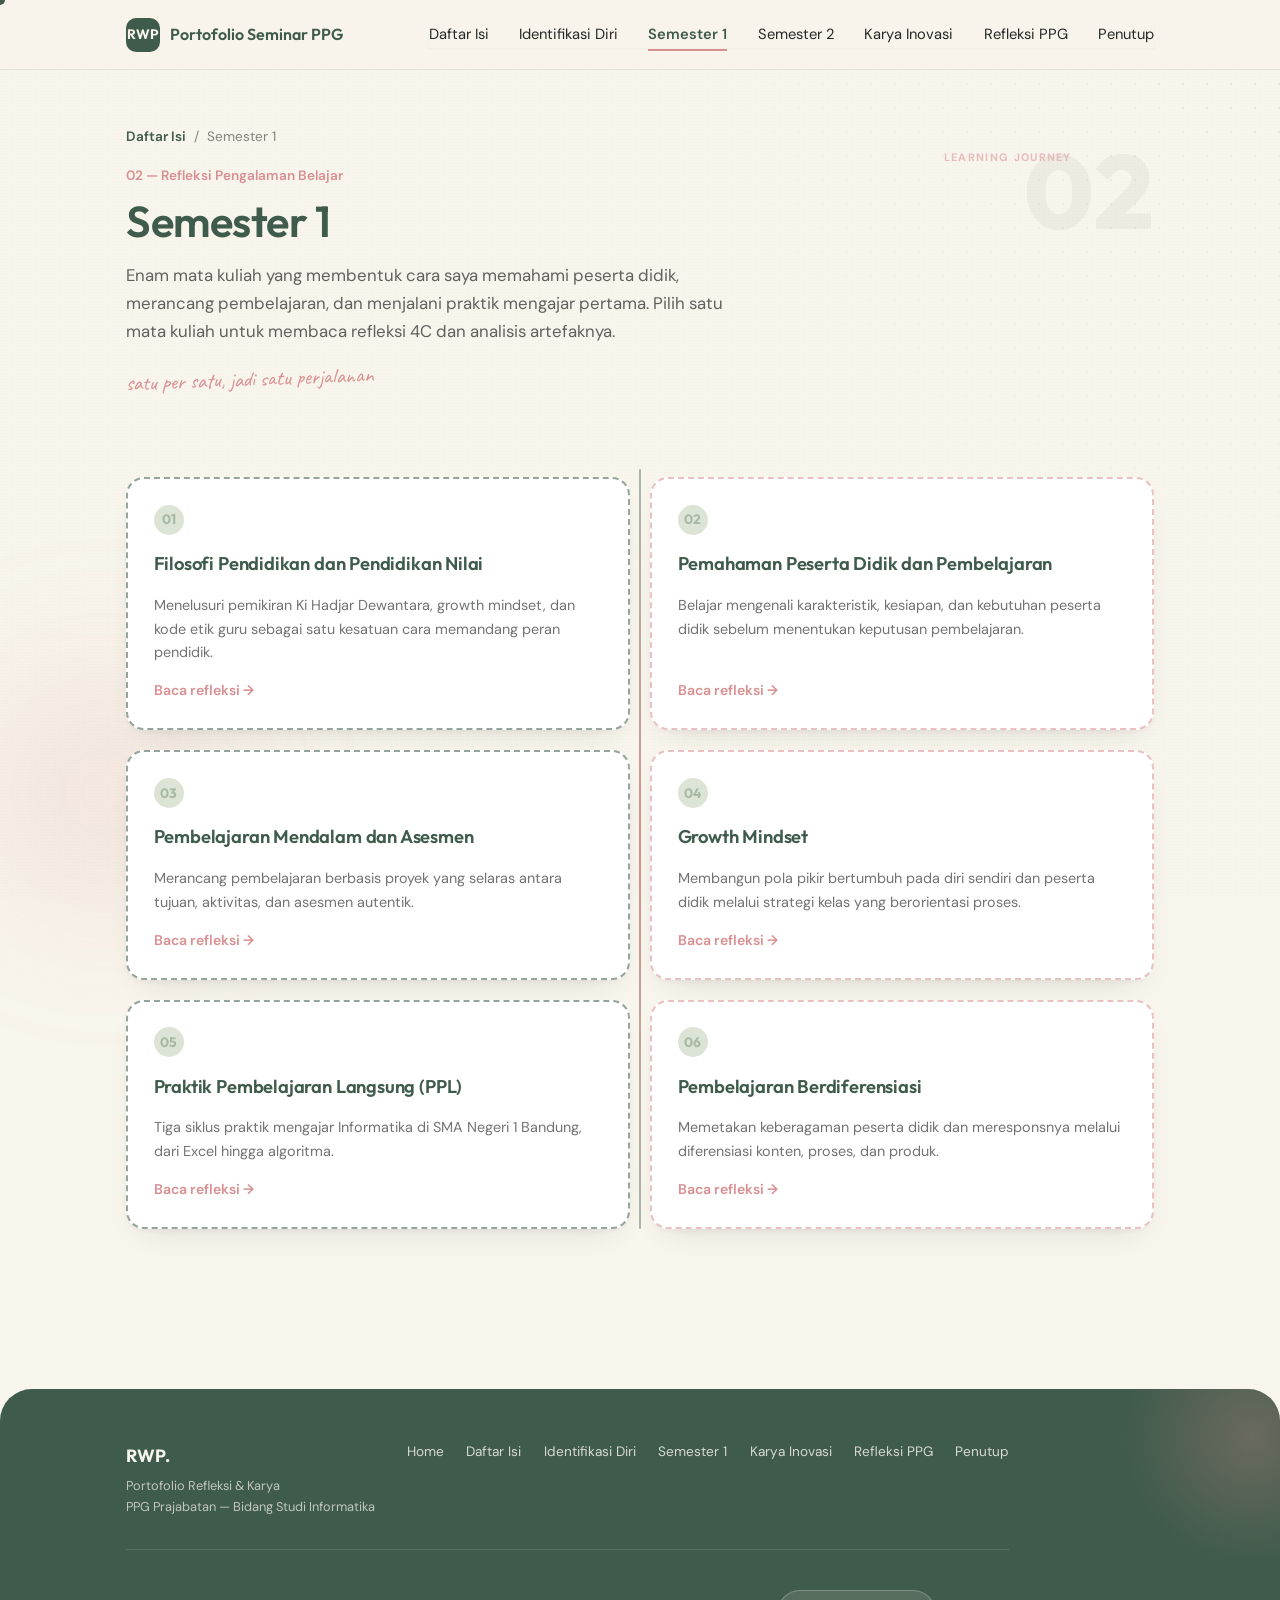
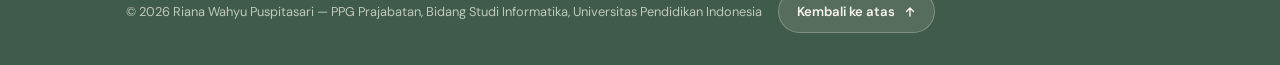
<file: semester-1.html>
<!DOCTYPE html>
<html lang="id">
<head>
<meta charset="UTF-8">
<meta name="viewport" content="width=device-width, initial-scale=1.0">
<title>Refleksi Semester 1 — Portofolio Seminar PPG</title>
<link rel="preconnect" href="https://fonts.googleapis.com">
<link href="https://fonts.googleapis.com/css2?family=Plus+Jakarta+Sans:wght@500;600;700;800&family=Inter:wght@400;500;600;700&family=Caveat:wght@500;600&display=swap" rel="stylesheet">
<link rel="stylesheet" href="assets/css/style.css">
</head>
<body>
<div id="loader" aria-hidden="true">
  <div class="loader-mark">RWP.</div>
  <div class="loader-text">Merangkai perjalanan belajar&hellip;</div>
  <div class="loader-bar"><span></span></div>
</div>
<div id="scroll-progress-wrap"><div id="scroll-progress"></div></div>
<div id="custom-cursor" aria-hidden="true"></div>

<nav class="site-nav" id="top">
  <div class="container">
    <a href="index.html" class="brand"><span class="brand-mark">RWP</span> Portofolio Seminar PPG</a>
    <ul class="nav-links">
      <li><a href="daftar-isi.html">Daftar Isi</a></li>
      <li><a href="identifikasi-diri.html">Identifikasi Diri</a></li>
      <li><a href="semester-1.html">Semester 1</a></li>
      <li><a href="semester-2.html">Semester 2</a></li>
      <li><a href="karya-inovasi.html">Karya Inovasi</a></li>
      <li><a href="refleksi-ppg.html">Refleksi PPG</a></li>
      <li><a href="penutup.html">Penutup</a></li>
    </ul>
    <button class="menu-btn" aria-label="Buka menu" aria-expanded="false">
      <svg width="18" height="18" viewBox="0 0 24 24" fill="none" stroke="currentColor" stroke-width="2.2" stroke-linecap="round"><path d="M4 6h16M4 12h16M4 18h16"/></svg>
    </button>
  </div>
</nav>

<main class="page-shell">
  <div class="container">
    <div class="breadcrumb"><a href="daftar-isi.html">Daftar Isi</a><span>/</span><span>Semester 1</span></div>

    <div class="hero-header" style="text-align:left;padding-top:0;position:relative;">
      <span class="section-num-bg" aria-hidden="true">02</span>
      <span class="floating-label rose" style="top:-1rem; right:8%;" aria-hidden="true">Learning Journey</span>
      <p class="kicker">02 — Refleksi Pengalaman Belajar</p>
      <h1>Semester 1</h1>
      <p class="lede" style="margin-inline:0;">Enam mata kuliah yang membentuk cara saya memahami peserta didik, merancang pembelajaran, dan menjalani praktik mengajar pertama. Pilih satu mata kuliah untuk membaca refleksi 4C dan analisis artefaknya.</p>
      <p class="hand-note mt-1">satu per satu, jadi satu perjalanan</p>
    </div>

    <div class="course-grid with-path mt-3">
      <div class="journey-line" aria-hidden="true"></div>

      <a href="matkul.html?id=filosofi" class="course-card reveal">
        <span class="course-index">01</span>
        <h3>Filosofi Pendidikan dan Pendidikan Nilai</h3>
        <p>Menelusuri pemikiran Ki Hadjar Dewantara, growth mindset, dan kode etik guru sebagai satu kesatuan cara memandang peran pendidik.</p>
        <span class="go">Baca refleksi →</span>
      </a>

      <a href="matkul.html?id=peserta-didik" class="course-card reveal">
        <span class="course-index">02</span>
        <h3>Pemahaman Peserta Didik dan Pembelajaran</h3>
        <p>Belajar mengenali karakteristik, kesiapan, dan kebutuhan peserta didik sebelum menentukan keputusan pembelajaran.</p>
        <span class="go">Baca refleksi →</span>
      </a>

      <a href="matkul.html?id=pma" class="course-card reveal">
        <span class="course-index">03</span>
        <h3>Pembelajaran Mendalam dan Asesmen</h3>
        <p>Merancang pembelajaran berbasis proyek yang selaras antara tujuan, aktivitas, dan asesmen autentik.</p>
        <span class="go">Baca refleksi →</span>
      </a>

      <a href="matkul.html?id=growth-mindset" class="course-card reveal">
        <span class="course-index">04</span>
        <h3>Growth Mindset</h3>
        <p>Membangun pola pikir bertumbuh pada diri sendiri dan peserta didik melalui strategi kelas yang berorientasi proses.</p>
        <span class="go">Baca refleksi →</span>
      </a>

      <a href="matkul.html?id=ppl" class="course-card reveal">
        <span class="course-index">05</span>
        <h3>Praktik Pembelajaran Langsung (PPL)</h3>
        <p>Tiga siklus praktik mengajar Informatika di SMA Negeri 1 Bandung, dari Excel hingga algoritma.</p>
        <span class="go">Baca refleksi →</span>
      </a>

      <a href="matkul.html?id=berdiferensiasi" class="course-card reveal">
        <span class="course-index">06</span>
        <h3>Pembelajaran Berdiferensiasi</h3>
        <p>Memetakan keberagaman peserta didik dan meresponsnya melalui diferensiasi konten, proses, dan produk.</p>
        <span class="go">Baca refleksi →</span>
      </a>

    </div>
  </div>
</main>

<footer class="site-footer">
  <div class="container">
    <div class="footer-top">
      <div class="footer-brand">RWP.
        <span>Portofolio Refleksi &amp; Karya<br>PPG Prajabatan &mdash; Bidang Studi Informatika</span>
      </div>
      <nav class="footer-nav" aria-label="Navigasi footer">
        <a href="index.html">Home</a>
        <a href="daftar-isi.html">Daftar Isi</a>
        <a href="identifikasi-diri.html">Identifikasi Diri</a>
        <a href="semester-1.html">Semester 1</a>
        <a href="karya-inovasi.html">Karya Inovasi</a>
        <a href="refleksi-ppg.html">Refleksi PPG</a>
        <a href="penutup.html">Penutup</a>
      </nav>
    </div>
    <div class="footer-bottom">
      <p>&copy; 2026 Riana Wahyu Puspitasari &mdash; PPG Prajabatan, Bidang Studi Informatika, Universitas Pendidikan Indonesia</p>
      <a href="#top" class="back-to-top magnetic">Kembali ke atas <svg width="14" height="14" viewBox="0 0 24 24" fill="none" stroke="currentColor" stroke-width="2.4" stroke-linecap="round"><path d="M12 19V5M6 11l6-6 6 6"/></svg></a>
    </div>
  </div>
</footer>

<script src="assets/js/main.js"></script>
</body>
</html>
</file>
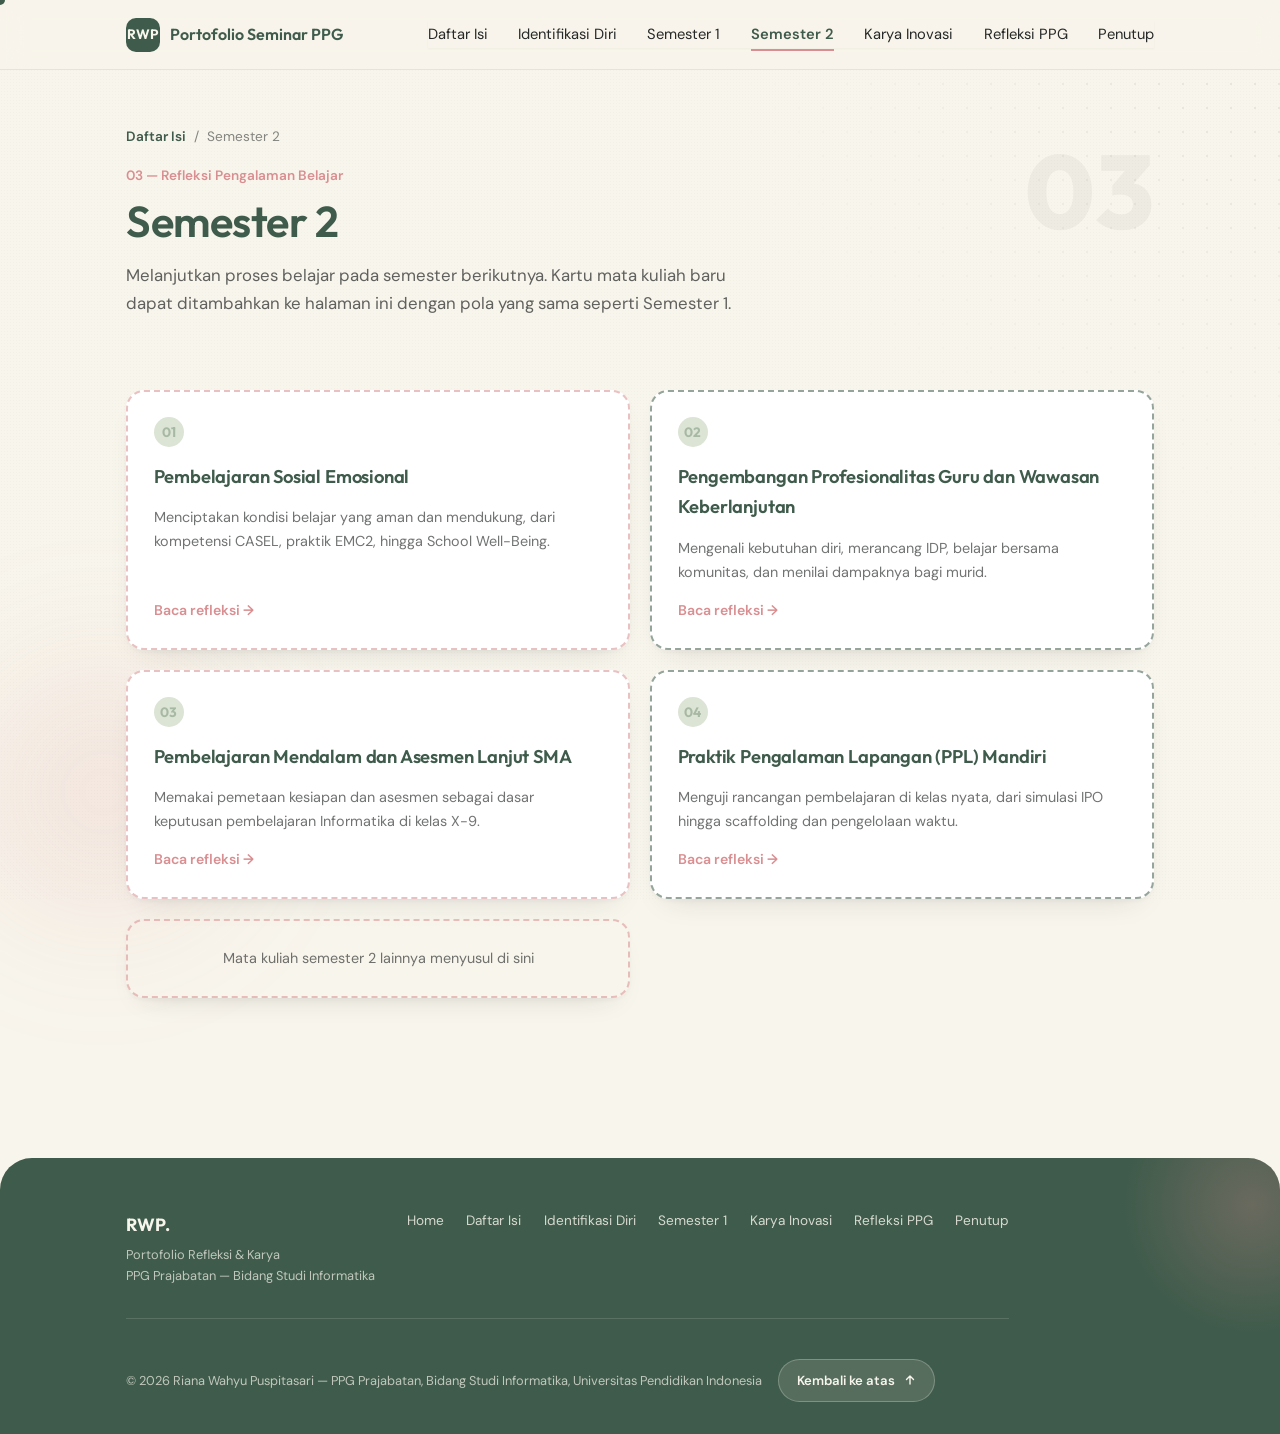
<file: semester-2.html>
<!DOCTYPE html>
<html lang="id">
<head>
<meta charset="UTF-8">
<meta name="viewport" content="width=device-width, initial-scale=1.0">
<title>Refleksi Semester 2 — Portofolio Seminar PPG</title>
<link rel="preconnect" href="https://fonts.googleapis.com">
<link href="https://fonts.googleapis.com/css2?family=Plus+Jakarta+Sans:wght@500;600;700;800&family=Inter:wght@400;500;600;700&family=Caveat:wght@500;600&display=swap" rel="stylesheet">
<link rel="stylesheet" href="assets/css/style.css">
</head>
<body>
<div id="loader" aria-hidden="true">
  <div class="loader-mark">RWP.</div>
  <div class="loader-text">Merangkai perjalanan belajar&hellip;</div>
  <div class="loader-bar"><span></span></div>
</div>
<div id="scroll-progress-wrap"><div id="scroll-progress"></div></div>
<div id="custom-cursor" aria-hidden="true"></div>

<nav class="site-nav" id="top">
  <div class="container">
    <a href="index.html" class="brand"><span class="brand-mark">RWP</span> Portofolio Seminar PPG</a>
    <ul class="nav-links">
      <li><a href="daftar-isi.html">Daftar Isi</a></li>
      <li><a href="identifikasi-diri.html">Identifikasi Diri</a></li>
      <li><a href="semester-1.html">Semester 1</a></li>
      <li><a href="semester-2.html">Semester 2</a></li>
      <li><a href="karya-inovasi.html">Karya Inovasi</a></li>
      <li><a href="refleksi-ppg.html">Refleksi PPG</a></li>
      <li><a href="penutup.html">Penutup</a></li>
    </ul>
    <button class="menu-btn" aria-label="Buka menu" aria-expanded="false">
      <svg width="18" height="18" viewBox="0 0 24 24" fill="none" stroke="currentColor" stroke-width="2.2" stroke-linecap="round"><path d="M4 6h16M4 12h16M4 18h16"/></svg>
    </button>
  </div>
</nav>

<main class="page-shell">
  <div class="container">
    <div class="breadcrumb"><a href="daftar-isi.html">Daftar Isi</a><span>/</span><span>Semester 2</span></div>

    <div class="hero-header" style="text-align:left;padding-top:0;position:relative;">
      <span class="section-num-bg" aria-hidden="true">03</span>
      <p class="kicker">03 — Refleksi Pengalaman Belajar</p>
      <h1>Semester 2</h1>
      <p class="lede" style="margin-inline:0;">Melanjutkan proses belajar pada semester berikutnya. Kartu mata kuliah baru dapat ditambahkan ke halaman ini dengan pola yang sama seperti Semester 1.</p>
    </div>

    <div class="course-grid mt-3">

      <a href="matkul.html?id=pse" class="course-card reveal">
        <span class="course-index">01</span>
        <h3>Pembelajaran Sosial Emosional</h3>
        <p>Menciptakan kondisi belajar yang aman dan mendukung, dari kompetensi CASEL, praktik EMC2, hingga School Well-Being.</p>
        <span class="go">Baca refleksi →</span>
      </a>

      <a href="matkul.html?id=pengembangan-profesional" class="course-card reveal">
        <span class="course-index">02</span>
        <h3>Pengembangan Profesionalitas Guru dan Wawasan Keberlanjutan</h3>
        <p>Mengenali kebutuhan diri, merancang IDP, belajar bersama komunitas, dan menilai dampaknya bagi murid.</p>
        <span class="go">Baca refleksi →</span>
      </a>

      <a href="matkul.html?id=pma-lanjut" class="course-card reveal">
        <span class="course-index">03</span>
        <h3>Pembelajaran Mendalam dan Asesmen Lanjut SMA</h3>
        <p>Memakai pemetaan kesiapan dan asesmen sebagai dasar keputusan pembelajaran Informatika di kelas X-9.</p>
        <span class="go">Baca refleksi →</span>
      </a>

      <a href="matkul.html?id=ppl-mandiri" class="course-card reveal">
        <span class="course-index">04</span>
        <h3>Praktik Pengalaman Lapangan (PPL) Mandiri</h3>
        <p>Menguji rancangan pembelajaran di kelas nyata, dari simulasi IPO hingga scaffolding dan pengelolaan waktu.</p>
        <span class="go">Baca refleksi →</span>
      </a>

      <div class="course-card" style="align-items:center;justify-content:center;text-align:center;border-style:dashed;background:transparent;">
        <p class="muted" style="margin:0;">Mata kuliah semester 2 lainnya menyusul di sini</p>
      </div>

    </div>
  </div>
</main>

<footer class="site-footer">
  <div class="container">
    <div class="footer-top">
      <div class="footer-brand">RWP.
        <span>Portofolio Refleksi &amp; Karya<br>PPG Prajabatan &mdash; Bidang Studi Informatika</span>
      </div>
      <nav class="footer-nav" aria-label="Navigasi footer">
        <a href="index.html">Home</a>
        <a href="daftar-isi.html">Daftar Isi</a>
        <a href="identifikasi-diri.html">Identifikasi Diri</a>
        <a href="semester-1.html">Semester 1</a>
        <a href="karya-inovasi.html">Karya Inovasi</a>
        <a href="refleksi-ppg.html">Refleksi PPG</a>
        <a href="penutup.html">Penutup</a>
      </nav>
    </div>
    <div class="footer-bottom">
      <p>&copy; 2026 Riana Wahyu Puspitasari &mdash; PPG Prajabatan, Bidang Studi Informatika, Universitas Pendidikan Indonesia</p>
      <a href="#top" class="back-to-top magnetic">Kembali ke atas <svg width="14" height="14" viewBox="0 0 24 24" fill="none" stroke="currentColor" stroke-width="2.4" stroke-linecap="round"><path d="M12 19V5M6 11l6-6 6 6"/></svg></a>
    </div>
  </div>
</footer>

<script src="assets/js/main.js"></script>
</body>
</html>
</file>
<file: assets/css/style.css>
@import url("https://fonts.googleapis.com/css2?family=Caveat:wght@400;500;600;700&family=DM+Sans:wght@400;500;600;700&family=Outfit:wght@400;500;600;700&display=swap");

/* ==========================================================================
   Portofolio Seminar PPG — Riana Wahyu Puspitasari
   Design tokens: Warm Cream / Deep Sage / Dusty Rose
   Type: Space Grotesk (display) + Inter (body)
   ========================================================================== */

:root{
  --cream:      #F8F5EC;
  --sage-deep:  #3F5B4B;
  --sage-soft:  #A8B9A3;
  --rose:       #D98F91;
  --blush:      #F1C8C7;
  --sage-pale:  #DCE4D5;
  --charcoal:   #252827;
  --beige:      #E7D8BE;
  --white:      #FFFFFF;

  --sage-deep-rgb: 63, 91, 75;
  --rose-rgb: 217, 143, 145;

  --font-display: "Outfit", sans-serif;
  --font-body: "DM Sans", sans-serif;
  --font-hand: "Caveat", cursive;

  --c-connection: var(--rose);
  --c-challenge: var(--blush);
  --c-concept: var(--sage-soft);
  --c-change: var(--sage-deep);

  --radius-lg: 28px;
  --radius-md: 18px;
  --radius-sm: 10px;

  --shadow-card: 0 1px 2px rgba(37,40,39,.04), 0 12px 32px -16px rgba(37,40,39,.18);
  --shadow-lift: 0 20px 48px -20px rgba(37,40,39,.28);

  --max-width: 1140px;
  --edge: clamp(1.25rem, 5vw, 3.5rem);
}

@media (prefers-color-scheme: no-preference){ }

*, *::before, *::after{ box-sizing: border-box; }
html{ scroll-behavior: smooth; }
@media (prefers-reduced-motion: reduce){
  html{ scroll-behavior: auto; }
  *{ animation-duration: .001ms !important; animation-iteration-count: 1 !important; transition-duration: .001ms !important; }
}

body{
  margin: 0;
  background: var(--cream);
  color: var(--charcoal);
  font-family: var(--font-body);
  font-size: 16px;
  line-height: 1.65;
  -webkit-font-smoothing: antialiased;
  position: relative;
}

/* Subtle paper grain, sits above the cream field, below all content */
body::before{
  content: "";
  position: fixed;
  inset: 0;
  z-index: 0;
  pointer-events: none;
  opacity: .5;
  background-image: radial-gradient(rgba(63,91,75,.05) 1px, transparent 1px);
  background-size: 3px 3px;
  mix-blend-mode: multiply;
}
.site-nav, main, .site-footer, #loader, #scroll-progress-wrap, #custom-cursor{ position: relative; z-index: 1; }

img{ max-width: 100%; display: block; }
a{ color: inherit; text-decoration: none; }
ul{ margin: 0; padding: 0; list-style: none; }
h1,h2,h3,h4,p{ margin: 0; }
button{ font: inherit; cursor: pointer; }

.container{
  max-width: var(--max-width);
  margin-inline: auto;
  padding-inline: var(--edge);
}

.font-display{ font-family: var(--font-display); }

h1,h2,h3,h4{ font-family: var(--font-display); color: var(--sage-deep); font-weight: 600; letter-spacing: -0.01em; }

.eyebrow{
  display: inline-flex;
  align-items: center;
  gap: .5em;
  font-size: .8rem;
  font-weight: 500;
  color: var(--rose);
  margin-bottom: .75rem;
}
.eyebrow::before{
  content: "";
  width: 22px; height: 1.5px;
  background: currentColor;
  display: inline-block;
}

/* ---------- Focus visibility ---------- */
a:focus-visible, button:focus-visible, [tabindex]:focus-visible{
  outline: 2px solid var(--sage-deep);
  outline-offset: 3px;
  border-radius: 4px;
}

/* ---------- Navbar ---------- */
.site-nav{
  position: sticky;
  top: 0;
  z-index: 100;
  background: rgba(248,245,236,.82);
  backdrop-filter: blur(14px) saturate(140%);
  border-bottom: 1px solid rgba(63,91,75,.1);
}
.site-nav .container{
  display: flex;
  align-items: center;
  justify-content: space-between;
  padding-block: 1.1rem;
}
.brand{
  display: flex;
  align-items: center;
  gap: .65rem;
  font-family: var(--font-display);
  font-weight: 600;
  font-size: 1rem;
  color: var(--sage-deep);
}
.brand-mark{
  width: 34px; height: 34px;
  border-radius: 10px;
  background: var(--sage-deep);
  color: var(--cream);
  display: flex; align-items: center; justify-content: center;
  font-family: var(--font-display);
  font-weight: 700;
  font-size: .85rem;
  flex-shrink: 0;
}
.nav-links{
  display: flex;
  align-items: center;
  gap: 1.9rem;
}
.nav-links a{
  font-size: .92rem;
  color: var(--charcoal);
  position: relative;
  padding-block: .2rem;
}
.nav-links a::after{
  content:"";
  position:absolute; left:0; bottom:-3px;
  width:0; height:2px; background: var(--rose);
  transition: width .25s ease;
}
.nav-links a:hover::after, .nav-links a.active::after{ width: 100%; }
.nav-links a.active{ color: var(--sage-deep); font-weight: 600; }

.menu-btn{
  display: none;
  border: none;
  background: var(--sage-deep);
  color: var(--cream);
  width: 42px; height: 42px;
  border-radius: 12px;
  align-items: center;
  justify-content: center;
}

@media (max-width: 860px){
  .nav-links{
    position: fixed;
    inset: 72px 1rem auto 1rem;
    background: var(--white);
    border-radius: var(--radius-md);
    flex-direction: column;
    align-items: stretch;
    padding: .75rem;
    box-shadow: var(--shadow-lift);
    gap: 0;
    transform: translateY(-12px);
    opacity: 0;
    pointer-events: none;
    transition: transform .25s ease, opacity .25s ease;
  }
  .nav-links.open{
    transform: translateY(0);
    opacity: 1;
    pointer-events: auto;
  }
  .nav-links a{ padding: .85rem 1rem; border-radius: var(--radius-sm); }
  .nav-links a:hover{ background: var(--sage-pale); }
  .nav-links a::after{ display:none; }
  .menu-btn{ display: flex; }
}

/* ---------- Buttons ---------- */
.btn{
  display: inline-flex;
  align-items: center;
  gap: .55rem;
  padding: .85rem 1.6rem;
  border-radius: 999px;
  font-weight: 600;
  font-size: .95rem;
  border: 1px solid transparent;
  transition: transform .2s ease, box-shadow .2s ease, background .2s ease;
}
.btn-primary{
  background: var(--sage-deep);
  color: var(--cream);
  box-shadow: 0 10px 24px -10px rgba(63,91,75,.55);
}
.btn-primary:hover{ transform: translateY(-2px); box-shadow: 0 16px 30px -12px rgba(63,91,75,.6); }
.btn-outline{
  background: transparent;
  border-color: rgba(63,91,75,.35);
  color: var(--sage-deep);
}
.btn-outline:hover{ background: rgba(63,91,75,.08); }
.btn-rose{
  background: var(--rose);
  color: var(--white);
  box-shadow: 0 10px 24px -10px rgba(217,143,145,.65);
}
.btn-rose:hover{ transform: translateY(-2px); }
.btn-sm{ padding: .6rem 1.15rem; font-size: .85rem; }

/* ---------- Section shells ---------- */
.page-shell{ padding-top: 3.5rem; padding-bottom: 6rem; position: relative; }

/* Persistent ambient background for every inner page — fixed to viewport so it
   reads as a constant "canvas texture" while scrolling, not a one-off per section. */
.page-shell::before{
  content: "";
  position: fixed;
  top: 0; right: 0;
  width: min(46vw, 620px); height: 60vh;
  z-index: 0;
  pointer-events: none;
  background-image: radial-gradient(rgba(63,91,75,.11) 1.2px, transparent 1.2px);
  background-size: 24px 24px;
  mask-image: radial-gradient(circle at top right, black, transparent 72%);
  -webkit-mask-image: radial-gradient(circle at top right, black, transparent 72%);
}
.page-shell::after{
  content: "";
  position: fixed;
  bottom: -8%; left: -6%;
  width: 360px; height: 360px;
  border-radius: 50%;
  z-index: 0;
  pointer-events: none;
  background: radial-gradient(circle, rgba(217,143,145,.22), transparent 70%);
  filter: blur(60px);
}
.page-shell .container{ position: relative; z-index: 1; }
@media (max-width: 720px){
  .page-shell::before{ width: 60vw; height: 40vh; }
  .page-shell::after{ width: 220px; height: 220px; filter: blur(40px); opacity: .7; }
}
section{ padding-block: 3rem; }
.section-alt{ background: var(--sage-pale); }
.section-tight{ padding-block: 1.5rem; }

.hero-header{
  padding-top: 2.5rem;
  padding-bottom: 1.5rem;
  text-align: center;
}
.hero-header .kicker{
  font-size: .85rem;
  color: var(--rose);
  font-weight: 600;
  margin-bottom: .6rem;
}
.hero-header h1{
  font-size: clamp(1.8rem, 3.6vw, 2.7rem);
  line-height: 1.15;
}
.hero-header p.lede{
  max-width: 620px;
  margin: 1rem auto 0;
  color: rgba(37,40,39,.72);
  font-size: 1.05rem;
}

/* ---------- Cards ---------- */
.card{
  background: var(--white);
  border-radius: var(--radius-md);
  box-shadow: var(--shadow-card);
  border: 1px solid rgba(63,91,75,.08);
}
.card-pad{ padding: 1.75rem; }

.tag{
  display: inline-flex;
  align-items: center;
  padding: .3rem .75rem;
  border-radius: 999px;
  background: var(--sage-pale);
  color: var(--sage-deep);
  font-size: .78rem;
  font-weight: 600;
}
.tag-rose{ background: var(--blush); color: #96393c; }
.tag-beige{ background: var(--beige); color: #6b4f22; }

/* ---------- Grid helpers ---------- */
.grid{ display: grid; gap: 1.5rem; }
.grid-2{ grid-template-columns: repeat(2, 1fr); }
.grid-3{ grid-template-columns: repeat(3, 1fr); }
@media (max-width: 900px){ .grid-2, .grid-3{ grid-template-columns: 1fr; } }

/* ---------- Accordion (4C reflections) ---------- */
.accordion-item{
  border: 1px solid rgba(63,91,75,.14);
  border-radius: var(--radius-md);
  background: var(--white);
  overflow: hidden;
  margin-bottom: 1rem;
}
.accordion-trigger{
  width: 100%;
  display: flex;
  align-items: center;
  justify-content: space-between;
  gap: 1rem;
  background: none;
  border: none;
  padding: 1.25rem 1.5rem;
  text-align: left;
}
.accordion-trigger .a-title{
  display: flex;
  align-items: baseline;
  gap: .9rem;
}
.accordion-trigger .a-num{
  font-family: var(--font-display);
  font-weight: 800;
  font-size: .82rem;
  color: rgba(63,91,75,.35);
}
.accordion-trigger .a-label{
  font-family: var(--font-display);
  font-weight: 600;
  color: var(--sage-deep);
  font-size: 1.05rem;
}
.accordion-trigger .a-sub{
  font-size: .85rem;
  color: rgba(37,40,39,.55);
}
.accordion-icon{
  width: 30px; height: 30px;
  border-radius: 50%;
  background: var(--sage-pale);
  color: var(--sage-deep);
  display: flex; align-items: center; justify-content: center;
  flex-shrink: 0;
  transition: transform .3s ease, background .3s ease;
}
.accordion-item.open .accordion-icon{ background: var(--rose); color: var(--white); transform: rotate(45deg); }
.accordion-panel{
  max-height: 0;
  overflow: hidden;
  transition: max-height .4s ease;
}
.accordion-panel-inner{
  padding: 0 1.5rem 1.5rem;
  color: rgba(37,40,39,.85);
}
.accordion-panel-inner p + p{ margin-top: .9rem; }

/* ---------- Tabs (Artefak / Analisis / Kaitan Praktis) ---------- */
.tabs{ display: flex; gap: .5rem; flex-wrap: wrap; margin-bottom: 1.5rem; }
.tab-btn{
  border: 1px solid rgba(63,91,75,.2);
  background: var(--white);
  color: var(--sage-deep);
  padding: .6rem 1.2rem;
  border-radius: 999px;
  font-size: .88rem;
  font-weight: 600;
}
.tab-btn.active{ background: var(--sage-deep); color: var(--cream); border-color: var(--sage-deep); }
.tab-panel{ display: none; }
.tab-panel.active{ display: block; animation: fadein .35s ease; }
@keyframes fadein{ from{ opacity: 0; transform: translateY(6px);} to{opacity:1; transform:none;} }

/* ---------- Identity / people cards ---------- */
.people-grid{ display: grid; grid-template-columns: repeat(3,1fr); gap: 1.25rem; }
@media (max-width: 780px){ .people-grid{ grid-template-columns: 1fr; } }
.people-card{
  padding: 1.5rem;
  border-radius: var(--radius-md);
  background: var(--white);
  border: 1px solid rgba(63,91,75,.1);
  text-align: center;
}
.people-card .avatar{
  width: 64px; height: 64px;
  margin: 0 auto .9rem;
  border-radius: 50%;
  background: var(--sage-pale);
  color: var(--sage-deep);
  display: flex; align-items: center; justify-content: center;
  font-family: var(--font-display); font-weight: 700;
}
.people-card .role{ font-size: .8rem; color: var(--rose); font-weight: 600; margin-bottom: .3rem; }
.people-card .name{ font-family: var(--font-display); color: var(--sage-deep); font-weight: 600; }


/* ---------- Logos row ---------- */
.logo-row{
  display: flex;
  align-items: center;
  justify-content: center;
  gap: clamp(1.5rem, 5vw, 3.5rem);
  flex-wrap: wrap;
}
.logo-badge{
  display: flex; flex-direction: column; align-items: center; gap: .10rem;
  color: var(--sage-deep);
}


.logo-badge .mark{
  width: 64px;
  height: 64px;
  border-radius: 16px;
  background: var(--white);
  border: 1.5px solid rgba(63,91,75,.18);
  display: flex;
  align-items: center;
  justify-content: center;
  padding: .45rem;
  overflow: hidden;
}

.logo-badge .mark img{
  width: 100%;
  height: 100%;
  object-fit: contain;
}

.logo-badge span{ font-size: .72rem; color: rgba(37,40,39,.6); text-align:center; max-width: 100px; }

/* ---------- Footer ---------- */
.site-footer{
  background: var(--sage-deep);
  color: var(--cream);
  padding-block: 2.5rem;
  margin-top: 3rem;
}
.site-footer .container{ display: flex; justify-content: space-between; align-items: center; flex-wrap: wrap; gap: 1rem; }
.site-footer p{ font-size: .85rem; opacity: .8; }

/* ---------- Breadcrumb ---------- */
.breadcrumb{ font-size: .85rem; color: rgba(37,40,39,.55); margin-bottom: 1rem; display:flex; gap:.5rem; align-items:center; }
.breadcrumb a{ color: var(--sage-deep); font-weight: 600; }

/* ---------- TOC list (Daftar Isi) ---------- */
.toc-list{ display: grid; gap: 1rem; }
.toc-item{
  display: flex;
  align-items: center;
  gap: 1.25rem;
  padding: 1.3rem 1.5rem;
  background: var(--white);
  border-radius: var(--radius-md);
  border: 1px solid rgba(63,91,75,.1);
  transition: transform .25s ease, box-shadow .25s ease, border-color .25s ease;
}
.toc-item:hover{ transform: translateX(6px); box-shadow: var(--shadow-card); border-color: var(--rose); }
.toc-num{
  font-family: var(--font-display);
  font-weight: 700;
  font-size: 1.4rem;
  color: var(--sage-soft);
  width: 44px;
  flex-shrink: 0;
}
.toc-item .toc-body h3{ font-size: 1.1rem; margin-bottom: .2rem; }
.toc-item .toc-body p{ font-size: .88rem; color: rgba(37,40,39,.6); }
.toc-arrow{ margin-left: auto; color: var(--rose); flex-shrink: 0; }

/* ---------- Course grid (semester pages) ---------- */
.course-grid{ display: grid; grid-template-columns: repeat(2, 1fr); gap: 1.25rem; }
@media (max-width: 780px){ .course-grid{ grid-template-columns: 1fr; } }
.course-card{
  padding: 1.6rem;
  border-radius: var(--radius-md);
  background: var(--white);
  border: 1px solid rgba(63,91,75,.1);
  display: flex;
  flex-direction: column;
  gap: .9rem;
  transition: transform .25s ease, box-shadow .25s ease;
}
.course-card:hover{ transform: translateY(-4px); box-shadow: var(--shadow-lift); }
.course-card .course-index{ font-family: var(--font-display); color: var(--sage-soft); font-weight: 700; }
.course-card h3{ font-size: 1.15rem; }
.course-card p{ font-size: .9rem; color: rgba(37,40,39,.65); flex-grow: 1; }
.course-card .go{ color: var(--rose); font-weight: 600; font-size: .88rem; display: inline-flex; align-items: center; gap: .35rem; }

/* ---------- Utility ---------- */
.mt-1{ margin-top: 1rem; } .mt-2{ margin-top: 2rem; } .mt-3{ margin-top: 3rem; }
.mb-1{ margin-bottom: 1rem; } .mb-2{ margin-bottom: 2rem; } .mb-3{ margin-bottom: 3rem; }
.text-center{ text-align: center; }
.muted{ color: rgba(37,40,39,.65); }
.section-head{ max-width: 640px; margin-bottom: 2.25rem; }
.section-head.center{ margin-inline: auto; text-align: center; }

/* Artefact placeholder */
.artefact-frame{
  border: 1.5px dashed rgba(63,91,75,.3);
  border-radius: var(--radius-md);
  padding: 2.25rem 1.5rem;
  text-align: center;
  background: var(--sage-pale);
  color: var(--sage-deep);
}
.artefact-frame svg{ margin-bottom: .75rem; }
.artefact-frame .fname{ font-weight: 600; margin-top: .3rem; }

/* Cover page specific */
.cover-shell{
  min-height: 100vh;
  display: flex;
  flex-direction: column;
  justify-content: center;
  padding-block: 3rem;
  position: relative;
  
}
.cover-glow{
  position: absolute;
  inset: -20% -10% auto auto;
  width: 60vw; height: 60vw;
  max-width: 720px; max-height: 720px;
  background: radial-gradient(circle, rgba(217,143,145,.35), transparent 70%);
  filter: blur(10px);
  pointer-events: none;
}
.cover-glow.two{
  inset: auto auto -20% -10%;
  background: radial-gradient(circle, rgba(63,91,75,.25), transparent 70%);
}
.cover-inner{ position: relative; z-index: 1; }
.cover-title-block{ text-align: center; max-width: 780px; margin: 0 auto 2.75rem; }
.cover-title-block .kicker{ color: var(--rose); font-weight: 600; letter-spacing: .02em; margin-bottom: .9rem; font-size: .9rem;}
.cover-title-block h1{ font-size: clamp(2rem, 4.6vw, 3.4rem); line-height: 1.12; }
.cover-title-block p{ margin-top: 1.1rem; color: rgba(37,40,39,.68); font-size: 1.05rem; }

.identity-panel{
  display: grid;
  grid-template-columns: 220px 1fr;
  gap: 2rem;
  background: var(--white);
  border-radius: var(--radius-lg);
  padding: 2rem;

  /* garis putus-putus */
  border: 3px dashed rgba(63,91,75,.4);

  box-shadow: 0 8px 25px rgba(63,91,75,.06);
  max-width: 780px;
  margin: 0 auto;
  align-items: center;
  margin-bottom: 2.5rem;
  letter-spacing: 1px;
}

.identity-panel + .grid-2{
  margin-top: 2.5rem;
}

@media (max-width: 640px){ .identity-panel{ grid-template-columns: 1fr; text-align: center; } }
.identity-photo{
  width: 100%;
  aspect-ratio: 1/1;
  border-radius: var(--radius-md);
  background: linear-gradient(160deg, var(--sage-pale), var(--blush));
  display: flex; align-items: center; justify-content: center;
  color: var(--sage-deep);
  font-family: var(--font-display);
  font-weight: 700;
  font-size: 2.6rem;
}

.identity-info h2{ font-size: 1.5rem; }
.identity-info .id-row{ display: flex; gap: .5rem; font-size: .92rem; margin-top: .35rem; color: rgba(37,40,39,.75); }
.identity-info .id-row b{ color: var(--sage-deep); min-width: 90px; display:inline-block; }
@media (max-width: 640px){ .identity-info .id-row{ justify-content:center; } }

/* ---------- Photo slots with graceful placeholder fallback ---------- */
/* Photos are hidden by default; inline onload reveals them and hides the
   placeholder, so a missing file just shows a clean "add photo" hint instead
   of a broken-image icon. */
.identity-photo{
  position: relative;
  overflow: hidden;
  width: 100%;
  aspect-ratio: 3/4;
  border-radius: var(--radius-md);
  background: linear-gradient(160deg, var(--sage-pale), var(--blush));
}

.identity-photo img{
  display: block;
  width: 100%;
  height: 100%;
  object-fit: cover;
}

.photo-fallback{
  position: absolute; inset: 0;
  display: flex;
  flex-direction: column; align-items: center; justify-content: center;
  gap: .4rem;
  text-align: center;
  padding: .5rem;
  font-family: var(--font-body);
  font-size: .72rem;
  font-weight: 600;
  color: var(--sage-deep);
  line-height: 1.3;
}
.photo-fallback code{ font-size: .62rem; font-weight: 500; opacity: .7; background: rgba(255,255,255,.5); padding: .1rem .35rem; border-radius: 4px; }

.people-card .avatar {
  position: relative;
  overflow: hidden;
}

.people-card .avatar img {
  display: block;
  position: absolute;
  inset: 0;
  width: 100%;
  height: 100%;
  object-fit: cover;
}

.people-card .avatar .avatar-fallback {
  position: absolute;
  inset: 0;
  display: none;
  align-items: center;
  justify-content: center;
  z-index: 1;
} 
/* Clearly-marked data placeholder ("belum diisi") */
.field-todo{
  color: rgba(217,143,145,.9);
  font-style: italic;
  font-weight: 500;
}

.reveal{ opacity: 0; transform: translateY(16px); transition: opacity .6s ease, transform .6s ease; }
.reveal.in{ opacity: 1; transform: none; }

.scroll-cue{
  display: flex; flex-direction: column; align-items:center; gap:.5rem;
  margin-top: 3rem;
  color: var(--sage-deep);
  opacity: .7;
  font-size: .8rem;
}

/* ==========================================================================
   Loading experience
   ========================================================================== */
#loader{
  position: fixed; inset: 0; z-index: 999;
  background: var(--cream);
  display: flex; flex-direction: column; align-items: center; justify-content: center;
  gap: 1rem;
  transition: opacity .5s ease, visibility .5s ease;
}
#loader .loader-mark{
  font-family: var(--font-display);
  font-weight: 700;
  font-size: 1.6rem;
  color: var(--sage-deep);
  letter-spacing: -.02em;
}
#loader .loader-text{
  font-size: .82rem;
  color: rgba(37,40,39,.55);
  letter-spacing: .02em;
}
#loader .loader-bar{
  width: 140px; height: 3px;
  border-radius: 999px;
  background: var(--sage-pale);
  overflow: hidden;
}
#loader .loader-bar span{
  display: block; height: 100%; width: 40%;
  background: linear-gradient(90deg, var(--sage-deep), var(--rose));
  border-radius: 999px;
  animation: loaderSlide 1.1s ease-in-out infinite;
}
@keyframes loaderSlide{
  0%{ transform: translateX(-100%); }
  100%{ transform: translateX(250%); }
}
#loader.done{ opacity: 0; visibility: hidden; pointer-events: none; }
@media (prefers-reduced-motion: reduce){
  #loader{ display: none; }
}

/* ==========================================================================
   Scroll progress
   ========================================================================== */
#scroll-progress-wrap{
  position: fixed;
  top: 0; left: 0;
  width: 100%; height: 2.5px;
  background: transparent;
  z-index: 120;
  pointer-events: none;
}
#scroll-progress{
  height: 100%;
  width: 0%;
  background: linear-gradient(90deg, var(--sage-deep), var(--rose));
  transition: width .08s linear;
}

/* ==========================================================================
   Custom cursor (desktop, fine pointer only)
   ========================================================================== */
#custom-cursor{
  position: fixed;
  top: 0; left: 0;
  width: 10px; height: 10px;
  border-radius: 50%;
  background: var(--sage-deep);
  pointer-events: none;
  z-index: 200;
  transform: translate(-50%, -50%);
  transition: width .18s ease, height .18s ease, background .18s ease, border-color .18s ease;
  display: none;
  mix-blend-mode: normal;
}
#custom-cursor.grow{
  width: 34px; height: 34px;
  background: rgba(217,143,145,.18);
  border: 1.5px solid var(--rose);
}
#custom-cursor.label::after{
  content: attr(data-label);
  position: absolute;
  inset: 0;
  display: flex; align-items: center; justify-content: center;
  font-size: .55rem;
  font-weight: 700;
  letter-spacing: .04em;
  color: var(--sage-deep);
  white-space: nowrap;
}
@media (hover: hover) and (pointer: fine){
  body:not(.reduced-motion) #custom-cursor{ display: block; }
}

/* ==========================================================================
   Hand-written annotation accent
   ========================================================================== */
.hand-note{
  font-family: var(--font-hand);
  font-size: 1.35rem;
  color: var(--rose);
  display: inline-flex;
  align-items: center;
  gap: .4rem;
  transform: rotate(-2deg);
}
.hand-note svg{ flex-shrink: 0; }

/* ==========================================================================
   Oversized section numbering (decorative)
   ========================================================================== */
.section-head{ position: relative; }
.section-head.numbered{ padding-left: .1rem; }
.section-num-bg{
  position: absolute;
  top: -1.6rem; right: 0;
  font-family: var(--font-display);
  font-weight: 800;
  font-size: clamp(3.5rem, 9vw, 6.5rem);
  color: rgba(63,91,75,.06);
  line-height: 1;
  pointer-events: none;
  user-select: none;
  z-index: 0;
}

/* ==========================================================================
   Hero sticky-note chips (index.html editorial hero)
   ========================================================================== */
.sticky-notes{
  display: flex; flex-wrap: wrap; gap: .75rem;
  justify-content: center;
  margin-block: 1rem;
}
.sticky-note{
  font-family: var(--font-display);
  font-weight: 700;
  font-size: .72rem;
  letter-spacing: .04em;
  padding: .5rem 1rem;
  border-radius: 10px;
  box-shadow: var(--shadow-card);
  transform: rotate(var(--tilt, -2deg));
  transition: transform .25s ease;
}
.sticky-note:hover{ transform: rotate(0deg) translateY(-3px); }
.sticky-note.n-connection{ background: var(--blush); color: #7a3234; --tilt: -3deg; }
.sticky-note.n-challenge{ background: var(--beige); color: #6b4f22; --tilt: 2deg; }
.sticky-note.n-concept{ background: var(--sage-pale); color: var(--sage-deep); --tilt: -1.5deg; }
.sticky-note.n-change{ background: var(--sage-deep); color: var(--cream); --tilt: 2.5deg; }

/* ==========================================================================
   4C color logic (accordion + summary chips)
   ========================================================================== */
.accordion-item[data-c="connection"]{ border-left: 3px solid var(--c-connection); }
.accordion-item[data-c="challenge"]{ border-left: 3px solid var(--c-challenge); }
.accordion-item[data-c="concept"]{ border-left: 3px solid var(--c-concept); }
.accordion-item[data-c="change"]{ border-left: 3px solid var(--c-change); }
.accordion-item[data-c="connection"] .accordion-icon{ background: var(--c-connection); color: var(--white); }
.accordion-item[data-c="challenge"] .accordion-icon{ background: var(--c-challenge); color: #6b4f22; }
.accordion-item[data-c="concept"] .accordion-icon{ background: var(--c-concept); color: var(--sage-deep); }
.accordion-item[data-c="change"] .accordion-icon{ background: var(--c-change); color: var(--white); }
.accordion-item[data-c="connection"] .deco-icon{ color: var(--c-connection); }
.accordion-item[data-c="challenge"] .deco-icon{ color: #b8735a; }
.accordion-item[data-c="concept"] .deco-icon{ color: var(--sage-deep); }
.accordion-item[data-c="change"] .deco-icon{ color: var(--c-change); }
.accordion-item.open .accordion-icon{ transform: rotate(45deg); }

/* ==========================================================================
   Button arrow micro-interaction
   ========================================================================== */
.btn svg{ transition: transform .25s ease; }
.btn:hover svg{ transform: translateX(3px); }
.btn:active{ transform: scale(.97); }
.course-card .go svg, .toc-arrow svg{ transition: transform .25s ease; }
.course-card:hover .go, .toc-item:hover .toc-arrow{ transform: translateX(3px); }

/* ==========================================================================
   Grid stagger (reveal-on-scroll, per item)
   ========================================================================== */
.course-grid .reveal:nth-child(1),.grid-3 .reveal:nth-child(1),.grid-2 .reveal:nth-child(1),.toc-list .reveal:nth-child(1),.people-card.reveal:nth-child(1){ transition-delay: 0s; }
.course-grid .reveal:nth-child(2),.grid-3 .reveal:nth-child(2),.grid-2 .reveal:nth-child(2),.toc-list .reveal:nth-child(2),.people-card.reveal:nth-child(2){ transition-delay: .08s; }
.course-grid .reveal:nth-child(3),.grid-3 .reveal:nth-child(3),.toc-list .reveal:nth-child(3),.people-card.reveal:nth-child(3){ transition-delay: .16s; }
.course-grid .reveal:nth-child(4),.toc-list .reveal:nth-child(4){ transition-delay: .24s; }
.course-grid .reveal:nth-child(5),.toc-list .reveal:nth-child(5){ transition-delay: .32s; }
.course-grid .reveal:nth-child(6),.toc-list .reveal:nth-child(6){ transition-delay: .4s; }

/* ==========================================================================
   Footer — redesigned
   ========================================================================== */
.site-footer{
  background: var(--sage-deep);
  color: var(--cream);
  padding-block: 3.25rem 2rem;
  margin-top: 4rem;
  border-radius: 32px 32px 0 0;
  position: relative;
  overflow: hidden;
}
.site-footer::before{
  content: "";
  position: absolute;
  top: -30%; right: -8%;
  width: 260px; height: 260px;
  background: radial-gradient(circle, rgba(217,143,145,.28), transparent 70%);
  border-radius: 50%;
  pointer-events: none;
}
.site-footer .footer-top{
  display: flex; justify-content: space-between; align-items: flex-start;
  flex-wrap: wrap; gap: 2rem;
  padding-bottom: 2rem;
  border-bottom: 1px solid rgba(248,245,236,.14);
  position: relative; z-index: 1;
}
.site-footer .footer-brand{ font-family: var(--font-display); font-weight: 700; font-size: 1.1rem; }
.site-footer .footer-brand span{ display: block; font-family: var(--font-body); font-weight: 400; font-size: .8rem; opacity: .7; margin-top: .3rem; }
.site-footer .footer-nav{ display: flex; flex-wrap: wrap; gap: .5rem 1.4rem; }
.site-footer .footer-nav a{ font-size: .85rem; opacity: .82; transition: opacity .2s ease; }
.site-footer .footer-nav a:hover{ opacity: 1; text-decoration: underline; text-underline-offset: 3px; }
.site-footer .footer-bottom{
  display: flex; justify-content: space-between; align-items: center;
  flex-wrap: wrap; gap: 1rem;
  padding-top: 1.5rem;
  position: relative; z-index: 1;
}
.site-footer .footer-bottom p{ font-size: .8rem; opacity: .7; margin: 0; }
.back-to-top{
  display: inline-flex; align-items: center; gap: .5rem;
  background: rgba(248,245,236,.12);
  border: 1px solid rgba(248,245,236,.25);
  color: var(--cream);
  padding: .6rem 1.1rem;
  border-radius: 999px;
  font-size: .82rem;
  font-weight: 600;
  transition: transform .2s ease, background .2s ease;
}
.back-to-top:hover{ background: rgba(248,245,236,.22); transform: translateY(-2px); }


/* ==========================================================================
   FINAL POLISH PASS — ambient texture, decorative system, journey paths
   ========================================================================== */

html, body{ overflow-x: hidden; }

/* ---------- Micro dot-grid field ---------- */
.dot-field{
  position: absolute;
  inset: 0;
  z-index: 0;
  pointer-events: none;
  background-image: radial-gradient(currentColor 1.2px, transparent 1.2px);
  background-size: 22px 22px;
}
.dot-field.sage{ color: rgba(63,91,75,.14); }
.dot-field.rose{ color: rgba(217,143,145,.14); }
.dot-field.fade-b{ mask-image: linear-gradient(to bottom, black, transparent); -webkit-mask-image: linear-gradient(to bottom, black, transparent); }
.dot-field.fade-t{ mask-image: linear-gradient(to top, black, transparent); -webkit-mask-image: linear-gradient(to top, black, transparent); }
.dot-field.corner-tr{ inset: 0 0 auto auto; width: 45%; height: 55%; mask-image: radial-gradient(circle at top right, black, transparent 70%); -webkit-mask-image: radial-gradient(circle at top right, black, transparent 70%); }
.dot-field.corner-bl{ inset: auto auto 0 0; width: 45%; height: 55%; mask-image: radial-gradient(circle at bottom left, black, transparent 70%); -webkit-mask-image: radial-gradient(circle at bottom left, black, transparent 70%); }

/* ---------- Editorial grid lines ---------- */
.grid-lines{ position: relative; }
.grid-lines::before, .grid-lines::after{
  content: "";
  position: absolute;
  pointer-events: none;
  background: rgba(63,91,75,.14);
}
.grid-lines::before{ top: 0; bottom: 0; left: 8%; width: 1px; }
.grid-lines::after{ left: 0; right: 0; top: 50%; height: 1px; opacity: .5; }
.grid-lines.v-only::after{ display: none; }
.grid-lines.h-only::before{ display: none; }

/* ---------- Ambient organic blobs ---------- */
.ambient-blob{
  position: absolute;
  border-radius: 50%;
  filter: blur(50px);
  pointer-events: none;
  z-index: 0;
  opacity: .55;
  will-change: transform;
}
.ambient-blob.b-sage{ background: radial-gradient(circle, rgba(63,91,75,.30), transparent 70%); }
.ambient-blob.b-rose{ background: radial-gradient(circle, rgba(217,143,145,.32), transparent 70%); }
.ambient-blob.b-beige{ background: radial-gradient(circle, rgba(231,216,190,.4), transparent 70%); }
.ambient-blob.b-blush{ background: radial-gradient(circle, rgba(241,200,199,.35), transparent 70%); }

/* ---------- Floating editorial micro-labels ---------- */
.floating-label{
  position: absolute;
  font-family: var(--font-body);
  font-size: .68rem;
  font-weight: 700;
  letter-spacing: .12em;
  text-transform: uppercase;
  color: var(--sage-deep);
  opacity: .55;
  display: flex;
  align-items: center;
  gap: .4rem;
  pointer-events: none;
  z-index: 1;
}
.floating-label.rose{ color: var(--rose); }
.floating-label svg{ flex-shrink: 0; opacity: .8; }
@media (max-width: 720px){ .floating-label{ display: none; } }

/* ---------- Decorative line icons (inline SVG, single thin-stroke family) ---------- */
.deco-icon{
  display: inline-flex;
  align-items: center;
  justify-content: center;
  color: var(--rose);
  opacity: .85;
}
.eyebrow .deco-icon{ margin-right: -.15em; }

/* ---------- Section transition connectors ---------- */
.section-transition{
  display: flex;
  align-items: center;
  justify-content: center;
  gap: .6rem;
  padding-block: .5rem;
  color: rgba(63,91,75,.35);
}
.section-transition .dot{ width: 4px; height: 4px; border-radius: 50%; background: currentColor; }
.section-transition .dot:nth-child(2){ background: var(--rose); opacity: .6; }
.section-transition svg{ opacity: .5; }

/* ---------- Learning journey visual path (course grids) ---------- */
.course-grid{ position: relative; }
.course-grid.with-path{ padding-top: .5rem; }
.journey-line{
  position: absolute;
  left: 50%;
  top: 0; bottom: 0;
  width: 2px;
  background: linear-gradient(to bottom, var(--sage-soft), var(--rose), var(--sage-soft));
  transform: translateX(-50%) scaleY(0);
  transform-origin: top;
  transition: transform 1.1s ease;
  z-index: 0;
  border-radius: 2px;
}
.journey-line.drawn{ transform: translateX(-50%) scaleY(1); }
.course-card{ position: relative; z-index: 1; }
.course-card .course-index{
  position: relative;
  display: inline-flex;
  align-items: center;
  justify-content: center;
  width: 30px; height: 30px;
  border-radius: 50%;
  background: var(--sage-pale);
  font-size: .85rem;
}
@media (max-width: 780px){ .journey-line{ display: none; } }

/* ---------- 4C animated connector ---------- */
.accordion-group{ position: relative; padding-left: 1.1rem; }
.c-connector{
  position: absolute;
  left: 0; top: 1.4rem; bottom: 1.4rem;
  width: 2px;
  background: linear-gradient(to bottom, var(--c-connection), var(--c-challenge), var(--c-concept), var(--c-change));
  transform: scaleY(0);
  transform-origin: top;
  transition: transform 1.2s ease;
  border-radius: 2px;
}
.c-connector.drawn{ transform: scaleY(1); }
.accordion-item{ margin-left: 1.1rem; }

/* ---------- Artefact gallery variation + labels ---------- */
.gallery-varied{ display: grid; grid-template-columns: repeat(4, 1fr); grid-auto-rows: 110px; gap: 1rem; }
.gallery-varied .artefact-frame{ display: flex; flex-direction: column; align-items: center; justify-content: center; height: 100%; margin: 0; position: relative; }
.gallery-varied .g-large{ grid-column: span 2; grid-row: span 2; }
.gallery-varied .g-medium{ grid-column: span 2; grid-row: span 1; }
.gallery-varied .g-small{ grid-column: span 1; grid-row: span 1; }
.artefact-frame .a-tag{
  position: absolute; top: .6rem; left: .6rem;
  font-size: .62rem; font-weight: 700; letter-spacing: .06em;
  text-transform: uppercase;
  background: var(--white); color: var(--sage-deep);
  padding: .2rem .5rem; border-radius: 999px;
}
@media (max-width: 780px){ .gallery-varied{ grid-template-columns: repeat(2, 1fr); } .gallery-varied .g-large{ grid-column: span 2; } }

/* ---------- Premium hover refinements ---------- */
.card, .course-card, .toc-item, .people-card, .accordion-item{
  transition: transform .3s ease, box-shadow .3s ease, border-color .3s ease;
}
.card:hover, .toc-item:hover{ border-color: rgba(217,143,145,.4); }
.course-card:hover{ border-color: rgba(217,143,145,.45); }
.artefact-frame{ transition: transform .3s ease, border-color .3s ease, background .3s ease; }
.artefact-frame:hover{ transform: translateY(-3px); border-color: var(--rose); }
.zoom-hover{ overflow: hidden; }
.zoom-hover img{ transition: transform .5s ease; }
.zoom-hover:hover img{ transform: scale(1.03); }
.deco-icon, .accordion-icon svg{ transition: transform .3s ease; }
.accordion-item:hover .accordion-icon{ transform: scale(1.08); }

/* ---------- Magnetic CTA (JS sets --mx/--my) ---------- */
.magnetic{
  --mx: 0px; --my: 0px;
  transform: translate(var(--mx), var(--my));
}

/* ---------- Mobile polish: dial back decoration ---------- */
@media (max-width: 720px){
  .dot-field, .ambient-blob, .grid-lines::before, .grid-lines::after{ opacity: .5; }
  .ambient-blob{ filter: blur(34px); }
}



/* ==========================================================================
   BOX SHADOW + DASHED EDITORIAL SYSTEM — REVISED
   ========================================================================== */

/* ---------- Universal box shadow ---------- */

.card,
.accordion-item,
.people-card,
.logo-badge .mark,
.toc-item,
.course-card,
.identity-panel,
.artefact-frame,
.tab-btn,
.nav-links,
.sticky-note,
.paper-box {
  box-shadow: var(--shadow-card);
}

/* ---------- Stronger shadow for important / floating boxes ---------- */

.identity-panel,
.card.featured,
.course-card:hover,
.toc-item:hover,
.accordion-item:hover,
.paper-box:hover {
  box-shadow: var(--shadow-lift);
}


/* ==========================================================================
   DASHED VARIATION — MORE VISIBLE
   ========================================================================== */

/* Identity — dashed jelas */

.identity-panel {
  border: 2px dashed rgba(63,91,75,.55);
  box-shadow:
    0 4px 8px rgba(37,40,39,.04),
    0 18px 38px -20px rgba(37,40,39,.24);
}


/* Artefact — dashed jelas */

.artefact-frame {
  border: 2px dashed rgba(63,91,75,.48);
  box-shadow:
    0 3px 8px rgba(37,40,39,.04),
    0 12px 28px -18px rgba(37,40,39,.18);
}


/* ---------- Selected cards — dashed lebih kontras ---------- */

.people-card:nth-child(2),
.course-card:nth-child(3),
.toc-item:nth-child(2) {
  border-style: dashed;
  border-width: 2px;
}


/* People */

.people-card:nth-child(2) {
  border-color: rgba(217,143,145,.65);
}


/* Course */

.course-card:nth-child(3) {
  border-color: rgba(63,91,75,.55);
}


/* TOC */

.toc-item:nth-child(2) {
  border-color: rgba(217,143,145,.60);
}


/* ==========================================================================
   DASHED ACCENT
   ========================================================================== */

.dashed-accent {
  position: relative;
}

.dashed-accent::before {
  content: "";
  position: absolute;
  inset: 9px;
  border: 1.5px dashed rgba(63,91,75,.38);
  border-radius: calc(var(--radius-md) - 4px);
  pointer-events: none;
  z-index: 2;
}


/* ==========================================================================
   CARD VARIATION
   ========================================================================== */

.card.dashed,
.course-card.dashed,
.people-card.dashed,
.toc-item.dashed,
.paper-box.dashed {
  border-style: dashed;
  border-width: 2px;
}

.card.dashed {
  border-color: rgba(63,91,75,.45);
}

.course-card.dashed {
  border-color: rgba(63,91,75,.45);
}

.people-card.dashed {
  border-color: rgba(217,143,145,.55);
}

.toc-item.dashed {
  border-color: rgba(217,143,145,.55);
}


/* Shadow khusus dashed */

.card.dashed,
.course-card.dashed,
.people-card.dashed,
.toc-item.dashed,
.paper-box.dashed {
  box-shadow:
    0 2px 5px rgba(37,40,39,.05),
    0 14px 30px -18px rgba(37,40,39,.22);
}


/* ==========================================================================
   PAPER BOX
   ========================================================================== */

.paper-box {
  background: var(--white);
  border: 1px solid rgba(63,91,75,.12);
  border-radius: var(--radius-md);
  box-shadow:
    0 2px 4px rgba(37,40,39,.04),
    0 14px 30px -18px rgba(37,40,39,.20);
}

.paper-box.dashed {
  border: 2px dashed rgba(63,91,75,.42);
}


/* ==========================================================================
   DASHED GALLERY VARIATION
   ========================================================================== */

/* Default gallery tetap dashed */

.gallery-varied .artefact-frame {
  border: 2px dashed rgba(63,91,75,.42);
}


/* Beberapa dibuat solid agar tidak monoton */

.gallery-varied .artefact-frame:nth-child(2),
.gallery-varied .artefact-frame:nth-child(5) {
  border-style: solid;
  border-width: 1px;
}


/* Tambahan dashed untuk variasi */

.gallery-varied .artefact-frame:nth-child(3),
.gallery-varied .artefact-frame:nth-child(6) {
  border-color: rgba(217,143,145,.52);
}


/* ==========================================================================
   ACCORDION
   ========================================================================== */

.accordion-item {
  border: 1px solid rgba(63,91,75,.16);
  border-radius: var(--radius-md);
  background: var(--white);
  box-shadow:
    0 2px 5px rgba(37,40,39,.04),
    0 14px 30px -18px rgba(37,40,39,.20);
}


/* Beberapa accordion dashed */

.accordion-item:nth-child(2),
.accordion-item:nth-child(4) {
  border-style: dashed;
  border-width: 2px;
}

.accordion-item:nth-child(2) {
  border-color: rgba(217,143,145,.55);
}

.accordion-item:nth-child(4) {
  border-color: rgba(63,91,75,.45);
}


/* ==========================================================================
   TAB BUTTON
   ========================================================================== */

.tab-btn {
  border: 1px solid rgba(63,91,75,.22);
  box-shadow:
    0 2px 6px rgba(37,40,39,.04),
    0 8px 18px -14px rgba(37,40,39,.18);
}

.tab-btn:nth-child(2),
.tab-btn:nth-child(4) {
  border-style: dashed;
  border-width: 1.5px;
}

.tab-btn:hover {
  box-shadow:
    0 5px 12px rgba(37,40,39,.07),
    0 14px 28px -18px rgba(37,40,39,.22);
  transform: translateY(-2px);
}


/* ==========================================================================
   LOGO MARK
   ========================================================================== */

.logo-badge .mark {
  border: 1px solid rgba(63,91,75,.18);
  box-shadow: var(--shadow-card);
}

.logo-badge:nth-child(2) .mark,
.logo-badge:nth-child(4) .mark {
  border-style: dashed;
  border-width: 1.5px;
  border-color: rgba(63,91,75,.42);
}


/* ==========================================================================
   TOC
   ========================================================================== */

.toc-item {
  box-shadow:
    0 2px 5px rgba(37,40,39,.04),
    0 14px 30px -18px rgba(37,40,39,.18);
}

.toc-item:nth-child(2),
.toc-item:nth-child(4) {
  border-style: dashed;
  border-width: 2px;
}

.toc-item:nth-child(2) {
  border-color: rgba(217,143,145,.58);
}

.toc-item:nth-child(4) {
  border-color: rgba(63,91,75,.45);
}


/* ==========================================================================
   COURSE CARD
   ========================================================================== */

.course-card {
  box-shadow:
    0 2px 5px rgba(37,40,39,.04),
    0 14px 30px -18px rgba(37,40,39,.18);
}

.course-card:nth-child(3),
.course-card:nth-child(6) {
  border-style: dashed;
  border-width: 2px;
}

.course-card:nth-child(3) {
  border-color: rgba(63,91,75,.48);
}

.course-card:nth-child(6) {
  border-color: rgba(217,143,145,.52);
}


/* ==========================================================================
   PEOPLE CARD
   ========================================================================== */

.people-card {
  box-shadow:
    0 2px 5px rgba(37,40,39,.04),
    0 14px 30px -18px rgba(37,40,39,.18);
}

.people-card:nth-child(2) {
  border-style: dashed;
  border-width: 2px;
  border-color: rgba(217,143,145,.58);
}


/* ==========================================================================
   HOVER
   ========================================================================== */

.card,
.course-card,
.toc-item,
.people-card,
.accordion-item,
.logo-badge .mark,
.identity-panel,
.artefact-frame,
.paper-box {
  transition:
    transform .3s ease,
    box-shadow .3s ease,
    border-color .3s ease;
}

.card:hover,
.people-card:hover,
.logo-badge .mark:hover,
.identity-panel:hover,
.paper-box:hover {
  transform: translateY(-3px);
  box-shadow: var(--shadow-lift);
}

.artefact-frame:hover {
  transform: translateY(-3px);
  border-color: var(--rose);
}


/* ==========================================================================
   DASHED DIVIDER
   ========================================================================== */

.dashed-divider {
  width: 100%;
  border: 0;
  border-top: 2px dashed rgba(63,91,75,.32);
  margin-block: 2.5rem;
}


/* ==========================================================================
   MOBILE
   ========================================================================== */

@media (max-width: 720px) {

  .card,
  .accordion-item,
  .people-card,
  .toc-item,
  .course-card,
  .identity-panel,
  .artefact-frame,
  .paper-box {
    box-shadow:
      0 2px 5px rgba(37,40,39,.04),
      0 10px 24px -16px rgba(37,40,39,.20);
  }

  .dashed-accent::before {
    inset: 6px;
    border-width: 1.5px;
  }

  .identity-panel,
  .artefact-frame,
  .people-card:nth-child(2),
  .course-card:nth-child(3),
  .course-card:nth-child(6),
  .toc-item:nth-child(2),
  .toc-item:nth-child(4),
  .accordion-item:nth-child(2),
  .accordion-item:nth-child(4) {
    border-width: 1.5px;
  }
}

/* ==========================================================================
   FINAL OVERRIDE — DASHED HANYA UNTUK BOX ISI / CONTENT
   Navbar, tab, tombol, dan elemen navigasi TIDAK disentuh.
   ========================================================================== */

/* Box isi utama */
.card,
.accordion-item,
.people-card,
.toc-item,
.course-card,
.identity-panel,
.artefact-frame,
.sticky-note,
.paper-box {
  border-style: dashed !important;
  border-width: 2px !important;
}

/* Accordion: garis kiri ikut dashed, bukan solid */
.accordion-item[data-c="connection"],
.accordion-item[data-c="challenge"],
.accordion-item[data-c="concept"],
.accordion-item[data-c="change"] {
  border-left-style: dashed !important;
}

/* Gallery/artefact: semua frame konsisten dashed */
.gallery-varied .artefact-frame,
.artefact-frame {
  border-style: dashed !important;
}

/* Saat hover tetap dashed — tidak berubah jadi solid */
.card:hover,
.accordion-item:hover,
.people-card:hover,
.toc-item:hover,
.course-card:hover,
.identity-panel:hover,
.artefact-frame:hover,
.sticky-note:hover,
.paper-box:hover {
  border-style: dashed !important;
}


/* ==========================================================================
   FINAL COLOR OVERRIDE — DASHED CONTENT BOX
   Pink & green seimbang, ketebalan dan opacity konsisten.
   Navbar / tab / button / logo / navigation TIDAK termasuk.
   ========================================================================== */

:root {
  --dash-pink: rgba(217, 143, 145, 0.55);
  --dash-green: rgba(63, 91, 75, 0.55);
}

/* Semua box isi: bentuk dashed + ketebalan sama */
.card,
.accordion-item,
.people-card,
.toc-item,
.course-card,
.identity-panel,
.artefact-frame,
.sticky-note,
.paper-box {
  border-style: dashed !important;
  border-width: 2px !important;
  border-color: var(--dash-pink) !important;
}

/* Box ke-2, 4, 6, dst. = hijau.
   Jadi komposisi warna tidak didominasi hijau. */
.card:nth-child(even),
.accordion-item:nth-child(even),
.people-card:nth-child(even),
.toc-item:nth-child(even),
.course-card:nth-child(even),
.artefact-frame:nth-child(even),
.sticky-note:nth-child(even),
.paper-box:nth-child(even) {
  border-color: var(--dash-green) !important;
}

/* Panel tunggal tetap pink agar warna dasar sistem konsisten */
.identity-panel {
  border-color: var(--dash-pink) !important;
}

/* Accordion: garis kiri tidak lagi solid dan warnanya mengikuti box */
.accordion-item[data-c="connection"],
.accordion-item[data-c="challenge"],
.accordion-item[data-c="concept"],
.accordion-item[data-c="change"] {
  border-left-style: dashed !important;
}

/* Hover: warna dan ketebalan TETAP, tidak berubah jadi solid/transparan */
.card:hover,
.accordion-item:hover,
.people-card:hover,
.toc-item:hover,
.course-card:hover,
.identity-panel:hover,
.artefact-frame:hover,
.sticky-note:hover,
.paper-box:hover {
  border-style: dashed !important;
  border-width: 2px !important;
}

/* Pertahankan pola warna saat hover */
.card:hover,
.accordion-item:hover,
.people-card:hover,
.toc-item:hover,
.course-card:hover,
.artefact-frame:hover,
.sticky-note:hover,
.paper-box:hover {
  border-color: var(--dash-pink) !important;
}

.card:nth-child(even):hover,
.accordion-item:nth-child(even):hover,
.people-card:nth-child(even):hover,
.toc-item:nth-child(even):hover,
.course-card:nth-child(even):hover,
.artefact-frame:nth-child(even):hover,
.sticky-note:nth-child(even):hover,
.paper-box:nth-child(even):hover {
  border-color: var(--dash-green) !important;
}

.identity-panel:hover {
  border-color: var(--dash-pink) !important;
}

/* ---------- Pratinjau dokumen inline (doc-viewer) ---------- */
.doc-viewer{ max-width: 820px; }
.doc-card{
  display: grid; grid-template-columns: 170px 1fr; gap: 1.75rem; align-items: center;
  background: var(--white); border-radius: var(--radius-md); padding: 1.5rem;
  box-shadow: var(--shadow-card); border: 2px dashed rgba(63,91,75,.3);
}
.doc-paper{
  position: relative; aspect-ratio: 1 / 1.414; background: #fff; border-radius: 6px;
  box-shadow: 0 1px 2px rgba(37,40,39,.12), 0 14px 28px -14px rgba(37,40,39,.35);
  overflow: hidden; border: 1px solid rgba(37,40,39,.08);
}
.doc-paper img{ position:absolute; inset:0; width:100%; height:100%; object-fit: cover; object-position: top; z-index:1; }
.doc-paper::after{ /* lipatan sudut */
  content:""; position:absolute; top:0; right:0; z-index:2; width:26px; height:26px;
  background: linear-gradient(225deg, var(--cream) 50%, rgba(37,40,39,.14) 50%);
}
.doc-lines{ position:absolute; inset: 22% 14% 10% 14%; display:flex; flex-direction:column; gap:9px; }
.doc-lines i{ display:block; height:5px; border-radius:3px; background: var(--sage-pale); }
.doc-lines i:nth-child(3n){ width: 70%; }
.doc-badge{
  position:absolute; left:8px; bottom:8px; z-index:3; background: #c0392b; color:#fff;
  font: 700 .62rem/1 var(--font-body); letter-spacing:.08em; padding:.28rem .45rem; border-radius:4px;
}
.doc-name{ font-family: var(--font-display); font-weight:600; color: var(--sage-deep); word-break: break-word; margin: .15rem 0 .35rem; }
.doc-sub{ font-size:.88rem; margin-bottom: 1rem; }
.doc-actions{ display:flex; gap:.6rem; flex-wrap:wrap; }
.doc-card.is-empty .doc-paper{ opacity:.7; filter: grayscale(.4); }
.doc-preview{
  margin-top: 1rem; background: var(--white); border-radius: var(--radius-md);
  box-shadow: var(--shadow-lift); overflow: hidden; border: 1px solid rgba(63,91,75,.15);
  animation: docOpen .35s ease;
}
.doc-preview[hidden]{ display:none; }
@keyframes docOpen{ from{ opacity:0; transform: translateY(-8px);} to{ opacity:1; transform:none; } }
.doc-toolbar{
  display:flex; justify-content:space-between; align-items:center; gap:1rem;
  padding:.65rem 1rem; background: var(--sage-deep); color: var(--cream); font-size:.85rem;
}
.doc-tname{ overflow:hidden; text-overflow:ellipsis; white-space:nowrap; }
.doc-close{ background:transparent; border:1px solid rgba(248,245,236,.5); color:inherit; border-radius:999px; padding:.25rem .8rem; cursor:pointer; font: inherit; }
.doc-close:hover{ background: rgba(248,245,236,.15); }
.doc-frame iframe{ display:block; width:100%; height: min(80vh, 760px); border:0; background:#eee; }
.doc-note{ font-size:.78rem; padding:.55rem 1rem; text-align:center; }
@media (max-width: 640px){
  .doc-card{ grid-template-columns: 1fr; text-align:center; }
  .doc-paper{ max-width: 150px; margin-inline:auto; }
  .doc-actions{ justify-content:center; }
}

/* ---------- Identifikasi diri: kartu identitas, visi-misi, kompetensi ---------- */
.idcard{ display:grid; grid-template-columns: 240px 1fr; gap: 2rem; max-width: 880px; align-items:start; }
.idcard-photo{ aspect-ratio: 3/4; border-radius: var(--radius-md); overflow:hidden; background: var(--sage-pale); box-shadow: var(--shadow-card); }
.idcard-photo img{ width:100%; height:100%; object-fit:cover; object-position: top; display:block; }
.idtable{ width:100%; border-collapse: collapse; font-size:.95rem; }
.idtable th, .idtable td{ text-align:left; padding:.55rem .25rem; border-bottom:1px solid rgba(63,91,75,.14); vertical-align: top; }
.idtable th{ width: 38%; font-weight:600; color: var(--sage-deep); }
.idtable td::before{ content: ": "; color: var(--rose); }
@media (max-width: 700px){ .idcard{ grid-template-columns: 1fr; } .idcard-photo{ max-width: 220px; margin-inline:auto; } }

.vm-grid{ display:grid; grid-template-columns: 1fr; gap:1.25rem; max-width: 880px; }
.vm-source{ display:flex; align-items:center; gap:.75rem; font-size:.85rem; color: rgba(37,40,39,.7); margin-bottom: 1rem; }
.vm-source img{ height: 38px; width:auto; }
.vm-quote{ font-family: var(--font-display); font-size:1.15rem; line-height:1.55; color: var(--sage-deep); border-left:4px solid var(--rose); padding-left:1.1rem; }
.misi-list{ padding-left:0; list-style:none; counter-reset: misi; display:grid; gap:.8rem; }
.misi-list li{ counter-increment: misi; display:grid; grid-template-columns: 2rem 1fr; gap:.7rem; }
.misi-list li::before{ content: counter(misi); width:2rem; height:2rem; border-radius:50%; background: var(--sage-pale); color: var(--sage-deep); font-weight:700; display:flex; align-items:center; justify-content:center; }

.komp-list{ display:grid; gap:1.25rem; max-width:880px; }
.komp-card h3{ display:flex; align-items:center; gap:.6rem; font-size:1.15rem; margin-bottom:.75rem; }
.komp-card ul{ margin:0; padding-left:1.15rem; display:grid; gap:.55rem; }
.komp-card li::marker{ color: var(--rose); }
.komp-chip{ display:inline-block; font-size:.68rem; font-weight:700; letter-spacing:.05em; text-transform:uppercase; padding:.18rem .55rem; border-radius:999px; background: var(--sage-pale); color: var(--sage-deep); vertical-align: middle; }
.komp-chip.pedagogik{ background:#DCE4D5; } .komp-chip.kepribadian{ background:#F1C8C7; color:#96393c; }
.komp-chip.sosial{ background:#E7D8BE; color:#6b4f22; } .komp-chip.profesional{ background:#A8B9A3; }
.step-grid{ display:grid; grid-template-columns: repeat(2, 1fr); gap:1.25rem; }
@media (max-width: 700px){ .step-grid{ grid-template-columns: 1fr; } }
.step-card .komp-chip{ margin-bottom:.6rem; }
.step-card ul{ padding-left:1.1rem; margin:.5rem 0 0; display:grid; gap:.4rem; font-size:.93rem; }
.lede-block{ max-width:880px; margin-bottom:1.25rem; }

/* penekanan poin 4C */
.accordion-panel-inner b, .hl-text b, #analisis-content b, #praktis-content b, .lede-block b, .komp-card li b, .step-card li b{ color: var(--sage-deep); font-weight:700; background: linear-gradient(transparent 62%, rgba(217,143,145,.32) 62%); padding-inline:1px; }

/* ---------- Responsif mobile (tambahan) ---------- */
.card p + p, .card-pad p + p{ margin-top: .9rem; }
.split-grid{ grid-template-columns: 1fr 1.2fr; gap: 1.5rem; align-items: start; }

/* Kotak dokumentasi foto */
.split-photo {
  width: 100%;
  aspect-ratio: 4 / 3;
  box-sizing: border-box;
  padding: 1rem;
  display: grid;
  grid-template-columns: repeat(2, minmax(0, 1fr));
  gap: 12px;
  align-items: center;
  justify-items: center;
  overflow: hidden;
}

/* Foto di dalam kotak */
.split-photo img {
  width: 100%;
  aspect-ratio: 4 / 3;
  object-fit: cover;
  border-radius: 12px;
  display: block;
}

/* Keterangan foto */
.split-photo p {
  grid-column: 1 / -1;
  margin: 0;
  text-align: center;
}

/* Kalau layar kecil, tetap dua foto berdampingan */
@media (max-width: 780px) {
  .split-photo {
    aspect-ratio: 4 / 3;
    grid-template-columns: repeat(2, minmax(0, 1fr));
  }
}

/* Grid dokumentasi */
.documentation-grid {
  display: grid;
  grid-template-columns: repeat(2, minmax(0, 1fr));
  gap: 20px;
  width: 100%;
}

/* Kartu setiap foto */
.documentation-card {
  position: relative;
  min-width: 0;
  padding: 16px;
  border: 2px dashed;
  border-radius: 24px;
  background: #F8F5EC;
  box-sizing: border-box;
}

/* Border selang-seling */
.documentation-card.pink {
  border-color: #D9A5A5;
}

.documentation-card.green {
  border-color: #8CA391;
}

/* Foto dengan rasio tetap 4:3 */
.documentation-card img {
  display: block;
  width: 100%;
  aspect-ratio: 4 / 3;
  object-fit: cover;
  border-radius: 14px;
}

/* Judul dokumentasi */
.documentation-card p {
  margin: 12px 0 2px;
  text-align: center;
  color: #3F5B4B;
  font-size: 0.95rem;
}

/* Label kecil di pojok kartu */
.photo-label {
  display: inline-block;
  margin-bottom: 12px;
  padding: 6px 10px;
  border-radius: 20px;
  background: white;
  color: #3F5B4B;
  font-size: 0.7rem;
  font-weight: 700;
  letter-spacing: 0.04em;
}

/* Tampilan layar kecil */
@media (max-width: 600px) {
  .documentation-grid {
    grid-template-columns: 1fr;
    gap: 16px;
  }
}


.gallery-varied {
  display: grid;
  grid-template-columns: 2fr 1fr 1fr;
  grid-template-rows: 180px 180px;
  gap: 20px;
  align-items: stretch;
}

.gallery-varied .artefact-frame {
  position: relative;
  box-sizing: border-box;
  min-width: 0;
  min-height: 0;
  padding: 40px 14px 12px;
  border-radius: 24px;
  overflow: hidden;
  display: flex;
  flex-direction: column;
  align-items: stretch;
  justify-content: flex-start;
  gap: 8px;
}

/* Foto besar kiri */
.gallery-varied .g-large {
  grid-column: 1;
  grid-row: 1 / 3;
}

/* Dua foto kecil di kanan atas */
.gallery-varied .g-small:nth-child(2) {
  grid-column: 2;
  grid-row: 1;
}

.gallery-varied .g-small:nth-child(3) {
  grid-column: 3;
  grid-row: 1;
}

/* Foto lebar di kanan bawah */
.gallery-varied .g-medium {
  grid-column: 2 / 4;
  grid-row: 2;
}

/* Foto tidak mengubah ukuran kotak */
.gallery-varied img {
  display: block;
  width: 100%;
  height: auto;
  flex: 1;
  min-height: 0;
  object-fit: cover;
  border-radius: 14px;
}

/* Label dokumentasi */
.gallery-varied .a-tag {
  position: absolute;
  top: 10px;
  left: 12px;
  z-index: 2;
}

/* Judul foto */
.gallery-varied .photo-title {
  margin: 0;
  text-align: center;
  font-size: 14px;
  line-height: 1.3;
  color: #3f5b4b;
  flex-shrink: 0;
}


img, video, iframe{ max-width: 100%; }


@media (max-width: 780px){
  .split-grid{ grid-template-columns: 1fr; }
  .split-photo{ aspect-ratio: 16/10; }
  .artefact-frame[style*="aspect-ratio"]{ aspect-ratio: auto !important; min-height: 180px; }
}
@media (max-width: 640px){
  :root{ --radius-lg: 22px; }
  .card-pad{ padding: 1.15rem; }
  .section-alt .container[style]{ padding-inline: 1rem !important; }
  .hero-header h1{ font-size: clamp(1.7rem, 8vw, 2.2rem); line-height: 1.2; }
  .section-head h2{ font-size: clamp(1.3rem, 6vw, 1.7rem); }
  .btn{ min-height: 44px; }                 /* target sentuh nyaman */
  .accordion-trigger{ min-height: 52px; }
  .accordion-trigger .a-sub{ display: none; } /* judul 4C tidak berdesakan */
  .tabs{ overflow-x: auto; flex-wrap: nowrap; -webkit-overflow-scrolling: touch; scrollbar-width: none; padding-bottom: .25rem; }
  .tabs::-webkit-scrollbar{ display: none; }
  .tab-btn{ white-space: nowrap; flex: 0 0 auto; }
  .nav-links a, .footer-nav a{ padding-block: .55rem; }

  /* identitas: label di atas nilai */
  .idtable, .idtable tbody, .idtable tr, .idtable th, .idtable td{ display: block; width: 100%; }
  .idtable tr{ padding: .5rem 0; border-bottom: 1px solid rgba(63,91,75,.14); }
  .idtable th, .idtable td{ border: 0; padding: 0; }
  .idtable th{ font-size: .75rem; letter-spacing: .05em; text-transform: uppercase; color: var(--rose); }
  .idtable td::before{ content: none; }

  .komp-card h3{ flex-direction: column; align-items: flex-start; gap: .4rem; }
  .komp-card li .komp-chip{ display: table; margin-bottom: .25rem; }
  .vm-quote{ font-size: 1rem; }
  .doc-frame iframe{ height: 70vh; }
  .doc-actions .btn{ flex: 1 1 130px; justify-content: center; }
}
.komp-list .artefact-frame.split-photo{ aspect-ratio: 16/9; }
.step-card h3{ margin-bottom: .6rem; }
.step-card ul + p{ margin-top: .9rem; }
.step-card p.muted + ul{ margin-top: .35rem; }



/* Kartu pembimbing dan penguji */
.people-grid {
  align-items: stretch;
  gap: 20px;
}

.people-grid .people-card {
  min-width: 0;
  padding: 24px 16px;
  text-align: center;
  display: flex;
  flex-direction: column;
  align-items: center;
  justify-content: flex-start;
}

/* Ukuran foto seragam */
.people-photo {
  display: block;
  width: 100%;
  max-width: 180px;
  aspect-ratio: 4 / 5;
  object-fit: cover;
  object-position: center top;
  border-radius: 14px;
  margin-bottom: 16px;
}

/* Nama tetap rapi */
.people-grid .name {
  font-size: 0.92rem;
  line-height: 1.5;
  overflow-wrap: break-word;
  margin-bottom: 0;
}

/* Nama Pak Eka sedikit lebih kecil */
.people-grid .name-penguji {
  font-size: 0.82rem;
  line-height: 1.45;
}

/* Tampilan HP */
@media (max-width: 600px) {
  .people-grid {
    grid-template-columns: 1fr;
  }

  .people-photo {
    max-width: 160px;
  }

  .people-grid .name-penguji {
    font-size: 0.9rem;
  }
}

/* Penanda poin pada teks berhighlight */
.hl-text li::marker{ color: var(--rose); font-weight:700; }

/* Link Website Karya Inovasi */
.karya-link-card{ max-width:900px; display:flex; align-items:center; justify-content:space-between; gap:1.5rem; flex-wrap:wrap; border-left:4px solid var(--sage-deep); }
.karya-link-text h2{ font-size:1.4rem; margin:.15rem 0 .35rem; }
.karya-link-url{ margin-top:.6rem; font-size:.85rem; color:var(--sage-deep); font-weight:600; word-break:break-all; }
.karya-link-actions .btn.is-disabled{ opacity:.5; cursor:not-allowed; pointer-events:auto; }
.karya-link-actions .btn.is-disabled:hover{ transform:none; box-shadow:none; }
@media (max-width:640px){ .karya-link-actions, .karya-link-actions .btn{ width:100%; justify-content:center; } }
</file>
